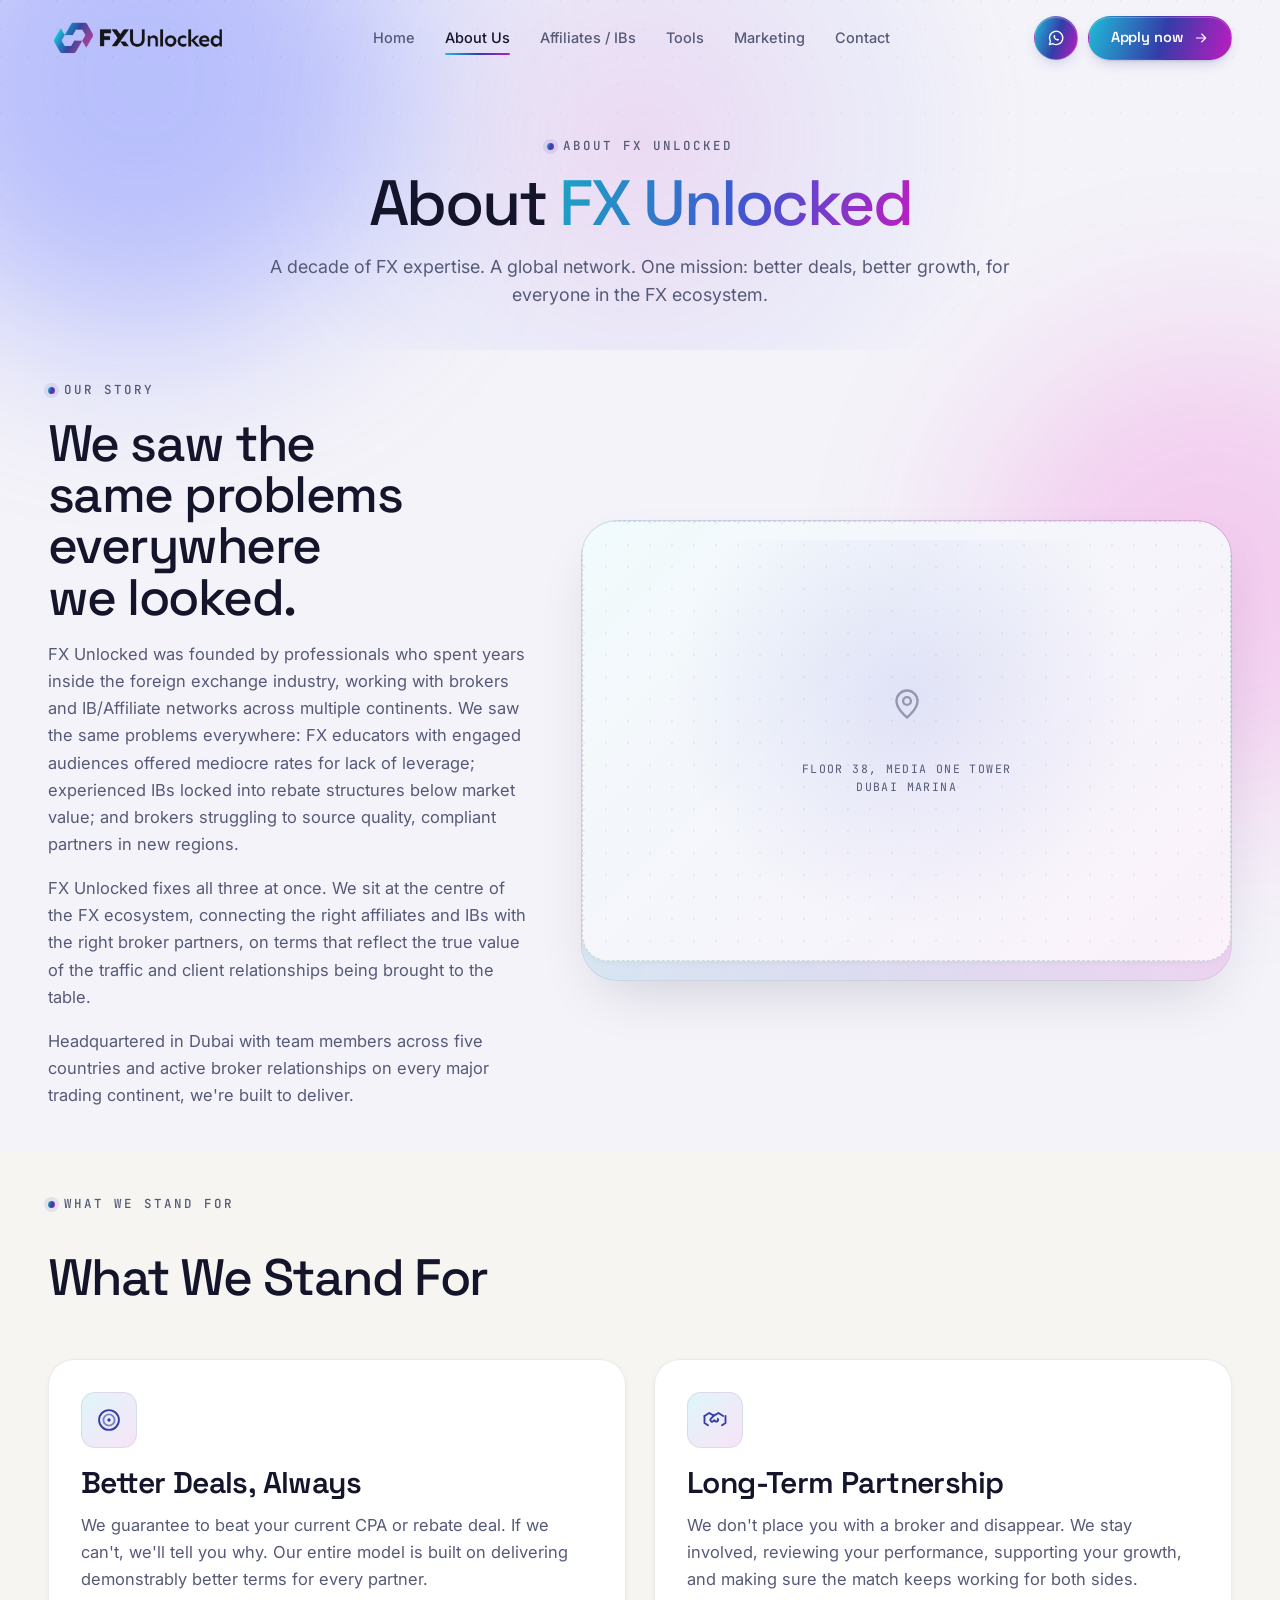
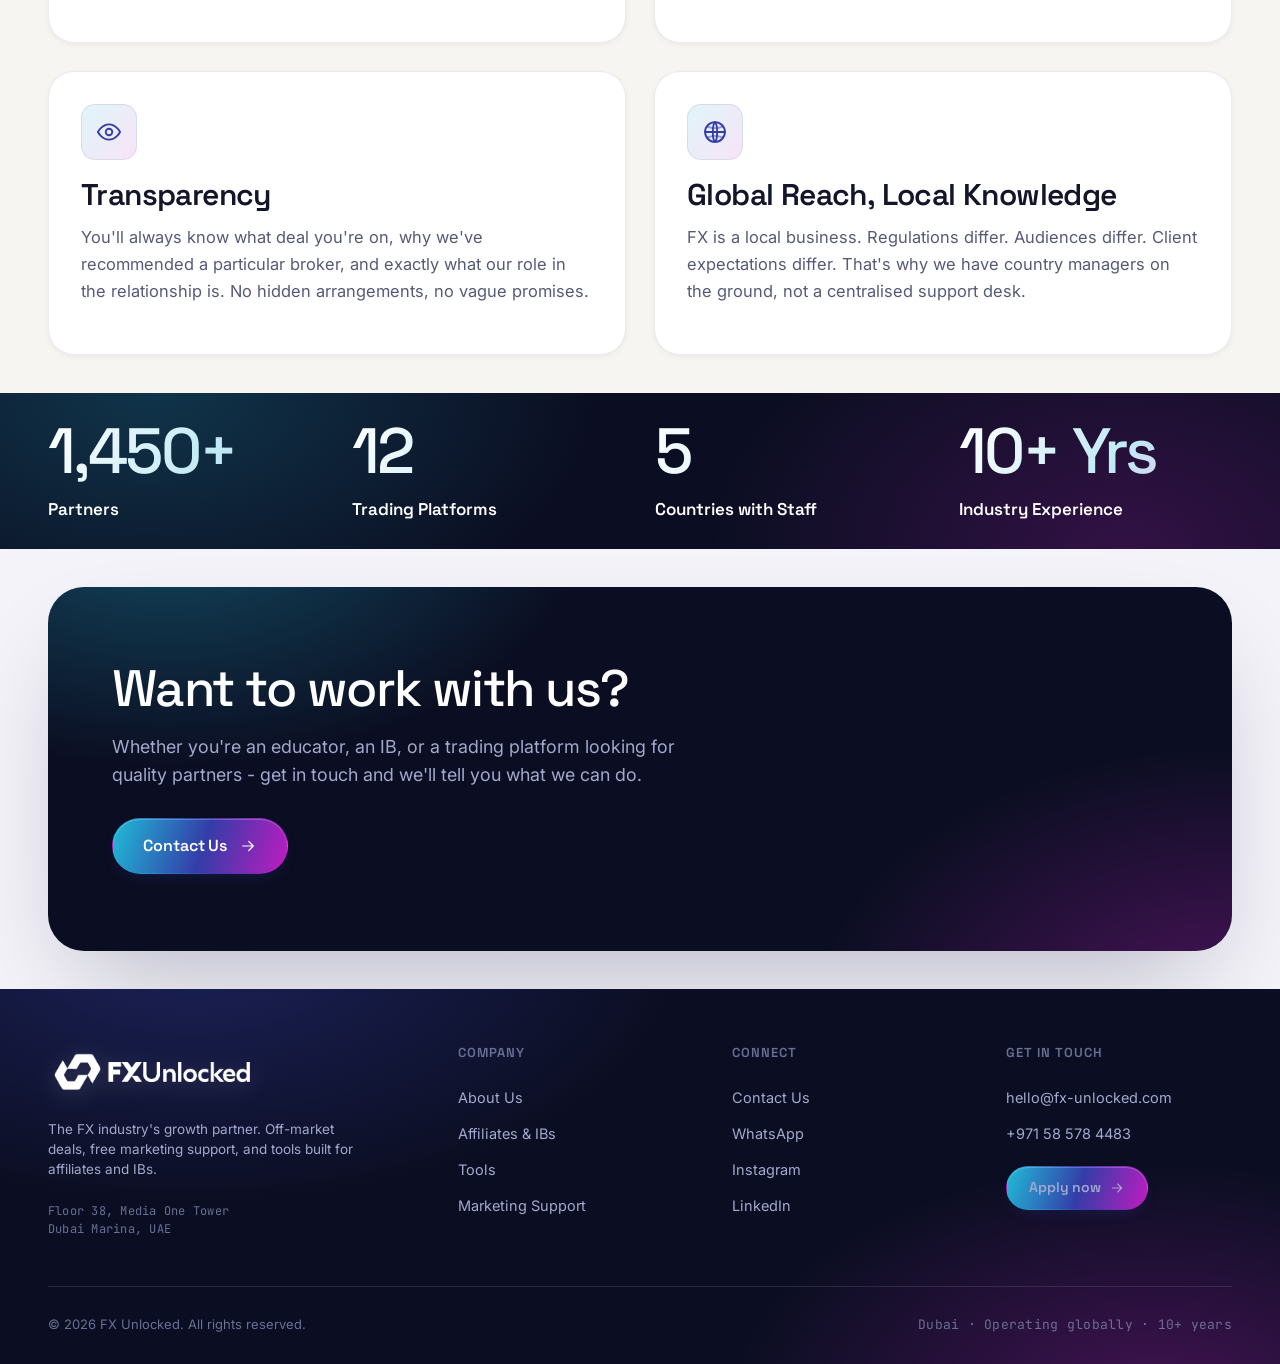
<file: about-us.html>
<!doctype html>
<html lang="en">
<head>
<meta charset="utf-8" />
<meta name="viewport" content="width=device-width, initial-scale=1" />
<title>About Us | FX Unlocked  -  10+ Years Connecting FX Affiliates with the Right Brokers</title>
<meta name="description" content="Learn about FX Unlocked  -  the team and decade of industry experience behind the fastest-growing FX affiliate and IB network. Based in Dubai. Operating globally." />
<link rel="preconnect" href="https://fonts.googleapis.com" />
<link rel="preconnect" href="https://fonts.gstatic.com" crossorigin />
<link href="https://fonts.googleapis.com/css2?family=Space+Grotesk:wght@400;500;600;700&family=Inter:wght@400;500;600;700&family=JetBrains+Mono:wght@400;500&display=swap" rel="stylesheet" />
<link rel="icon" type="image/png" sizes="32x32" href="assets/favicon-32.png?v=202606121215" />
<link rel="icon" type="image/png" sizes="256x256" href="assets/favicon-256.png?v=202606121215" />
<link rel="apple-touch-icon" sizes="180x180" href="assets/favicon-apple.png?v=202606121215" />
<link rel="stylesheet" href="css/site.css?v=202606111300" />
<link rel="stylesheet" href="css/pages.css?v=202611031400" />
</head>
<body data-page="about">

<div class="stage-bg"></div>
<div class="stage-orb" style="width:520px;height:520px;background:#7d8bff;top:-180px;left:-120px;"></div>
<div class="stage-orb" style="width:460px;height:460px;background:#f06ad6;top:340px;right:-160px;opacity:0.28;"></div>

<header class="page-hero">
  <div class="page-hero-orb"></div>
  <div class="wrap">
    <span class="eyebrow" data-reveal><span class="dot"></span> About FX Unlocked</span>
    <h1 class="h1 text-balance" data-reveal data-reveal-delay="1">About <span class="grad-ink">FX Unlocked</span></h1>
    <p class="lead" data-reveal data-reveal-delay="2">A decade of FX expertise. A global network. One mission: better deals, better growth, for everyone in the FX ecosystem.</p>
  </div>
</header>

<!-- OUR STORY -->
<section class="section tight">
  <div class="wrap split">
    <div data-reveal>
      <span class="eyebrow"><span class="dot"></span> Our Story</span>
      <h2 class="h2 mt-m text-balance">We saw the same problems everywhere we looked.</h2>
      <p class="body mt-m">FX Unlocked was founded by professionals who spent years inside the foreign exchange industry, working with brokers and IB/Affiliate networks across multiple continents. We saw the same problems everywhere: FX educators with engaged audiences offered mediocre rates for lack of leverage; experienced IBs locked into rebate structures below market value; and brokers struggling to source quality, compliant partners in new regions.</p>
      <p class="body mt-s">FX Unlocked fixes all three at once. We sit at the centre of the FX ecosystem, connecting the right affiliates and IBs with the right broker partners, on terms that reflect the true value of the traffic and client relationships being brought to the table.</p>
      <p class="body mt-s">Headquartered in Dubai with team members across five countries and active broker relationships on every major trading continent, we're built to deliver.</p>
    </div>
    <div class="split-visual" data-reveal data-reveal-delay="1">
      <div class="ph"><div><span data-icon="pin"></span><br/>Floor 38, Media One Tower<br/>Dubai Marina</div></div>
    </div>
  </div>
</section>

<!-- VALUES -->
<section class="section" style="background:var(--bg-warm)">
  <div class="wrap">
    <div class="sec-head" data-reveal>
      <span class="eyebrow"><span class="dot"></span> What We Stand For</span>
      <h2 class="h2 mt-m">What We Stand For</h2>
    </div>
    <div class="grid cols-2" id="valueGrid"></div>
  </div>
</section>

<!-- STATS -->
<section class="section stat-band tight">
  <div class="wrap">
    <div class="stat-grid">
      <div class="stat" data-reveal><div class="big"><span data-count="1500" data-suffix="+">1,500+</span></div><div class="lbl">Partners</div></div>
      <div class="stat" data-reveal data-reveal-delay="1"><div class="big"><span data-count="12">12</span></div><div class="lbl">Trading Platforms</div></div>
      <div class="stat" data-reveal data-reveal-delay="2"><div class="big"><span data-count="5">5</span></div><div class="lbl">Countries with Staff</div></div>
      <div class="stat" data-reveal data-reveal-delay="3"><div class="big"><span data-count="10" data-suffix="+ Yrs">10+ Yrs</span></div><div class="lbl">Industry Experience</div></div>
    </div>
  </div>
</section>

<!-- CTA -->
<section class="section">
  <div class="wrap"><div class="cta-banner" data-reveal>
    <h2 class="h2 text-balance" style="max-width:16ch">Want to work with us?</h2>
    <p class="lead mt-m" style="color:var(--dark-mute);max-width:54ch">Whether you're an educator, an IB, or a trading platform looking for quality partners  -  get in touch and we'll tell you what we can do.</p>
    <div class="wrap-row mt-l"><a href="contact.html" class="btn btn-primary btn-lg">Contact Us <span class="ar" data-icon="arrow"></span></a></div>
  </div></div>
</section>

<script src="js/icons.js?v=202606111300"></script>
<script src="js/site.js?v=202606111300"></script>
<script>
window.addEventListener("DOMContentLoaded", () => {
  const values = [
    ["target","Better Deals, Always","We guarantee to beat your current CPA or rebate deal. If we can't, we'll tell you why. Our entire model is built on delivering demonstrably better terms for every partner."],
    ["handshake","Long-Term Partnership","We don't place you with a broker and disappear. We stay involved, reviewing your performance, supporting your growth, and making sure the match keeps working for both sides."],
    ["eye","Transparency","You'll always know what deal you're on, why we've recommended a particular broker, and exactly what our role in the relationship is. No hidden arrangements, no vague promises."],
    ["globe","Global Reach, Local Knowledge","FX is a local business. Regulations differ. Audiences differ. Client expectations differ. That's why we have country managers on the ground, not a centralised support desk."],
  ];
  document.getElementById("valueGrid").innerHTML = values.map((v,i)=>`
    <div class="value-card" data-reveal data-reveal-delay="${i%2?1:0}">
      <div class="icon-tile">${icon(v[0])}</div>
      <h3 class="h3">${v[1]}</h3>
      <p class="body mt-s">${v[2]}</p>
    </div>`).join("");

  document.querySelectorAll("#valueGrid [data-reveal]").forEach(e=>{
    new IntersectionObserver((ents,o)=>ents.forEach(en=>{if(en.isIntersecting){en.target.classList.add("in");o.unobserve(en.target);}}),{threshold:0.1}).observe(e);
  });
});
</script>
</body>
</html>
</file>
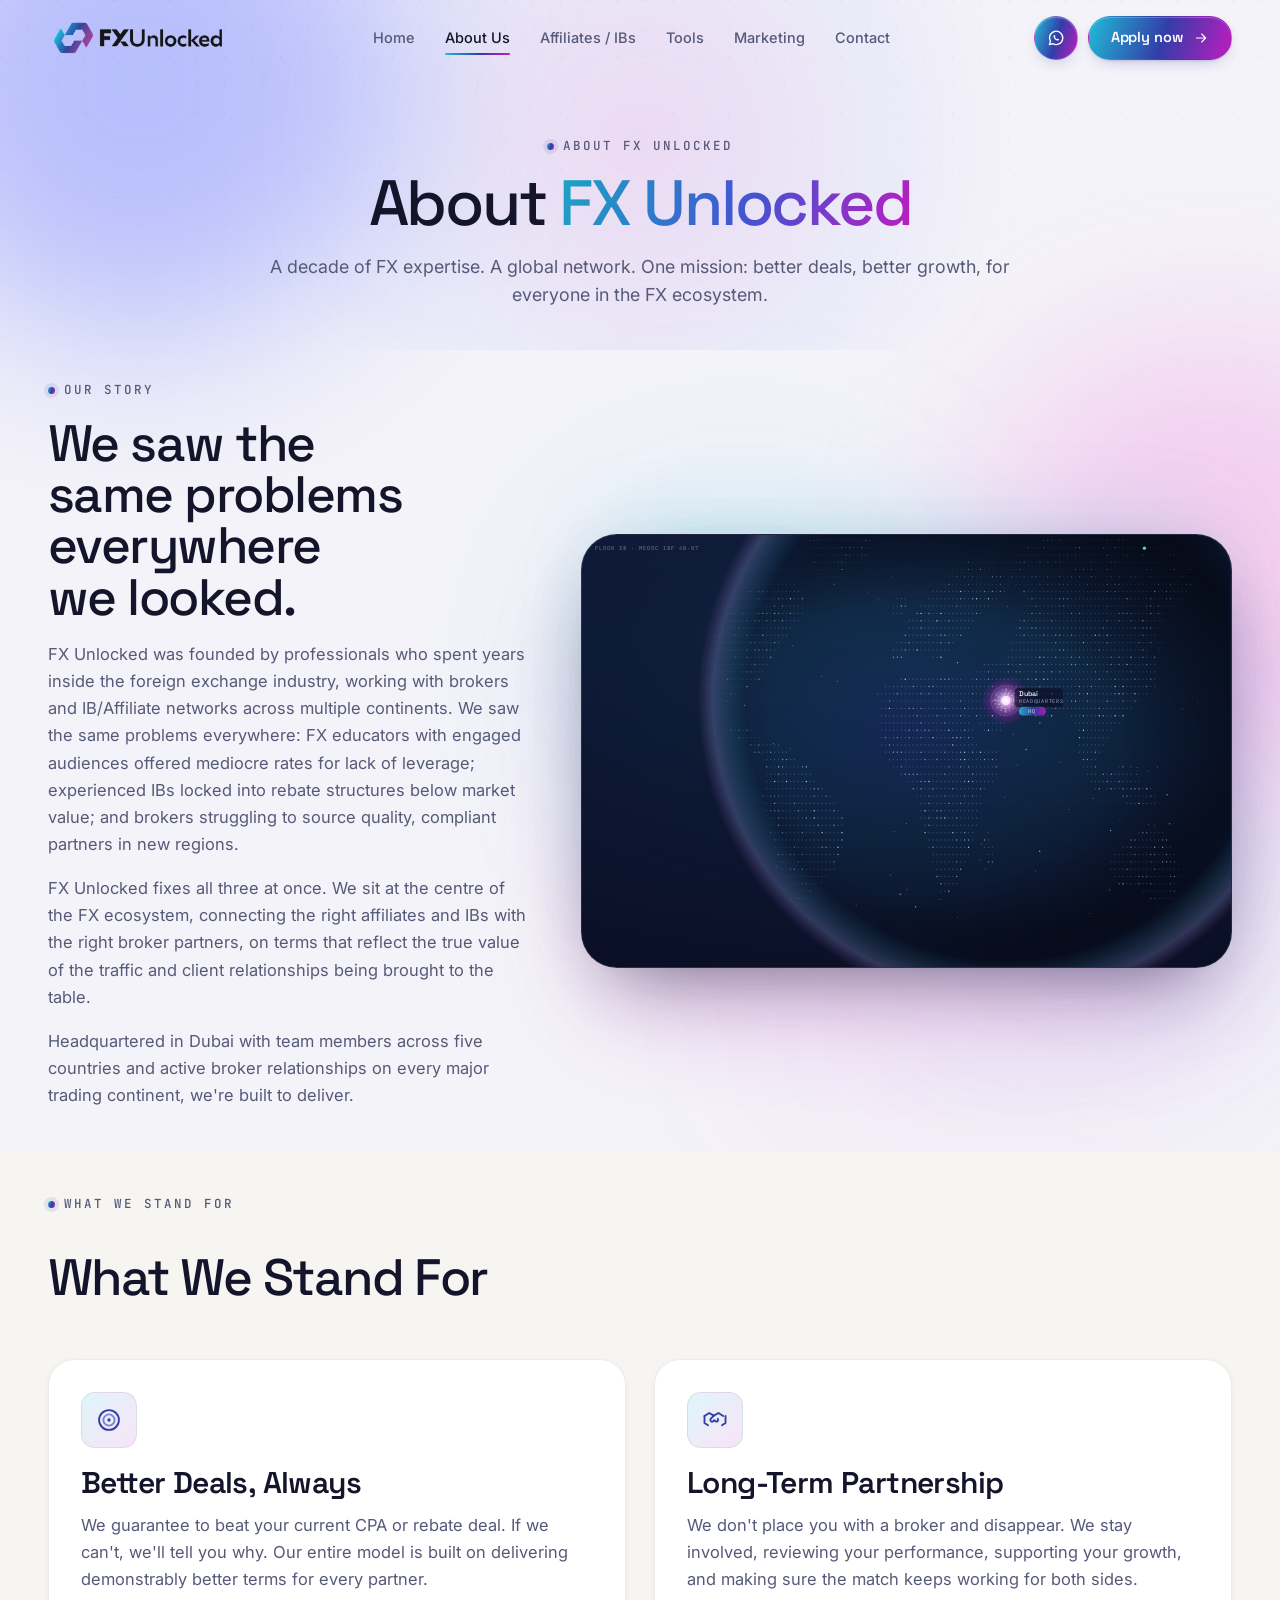
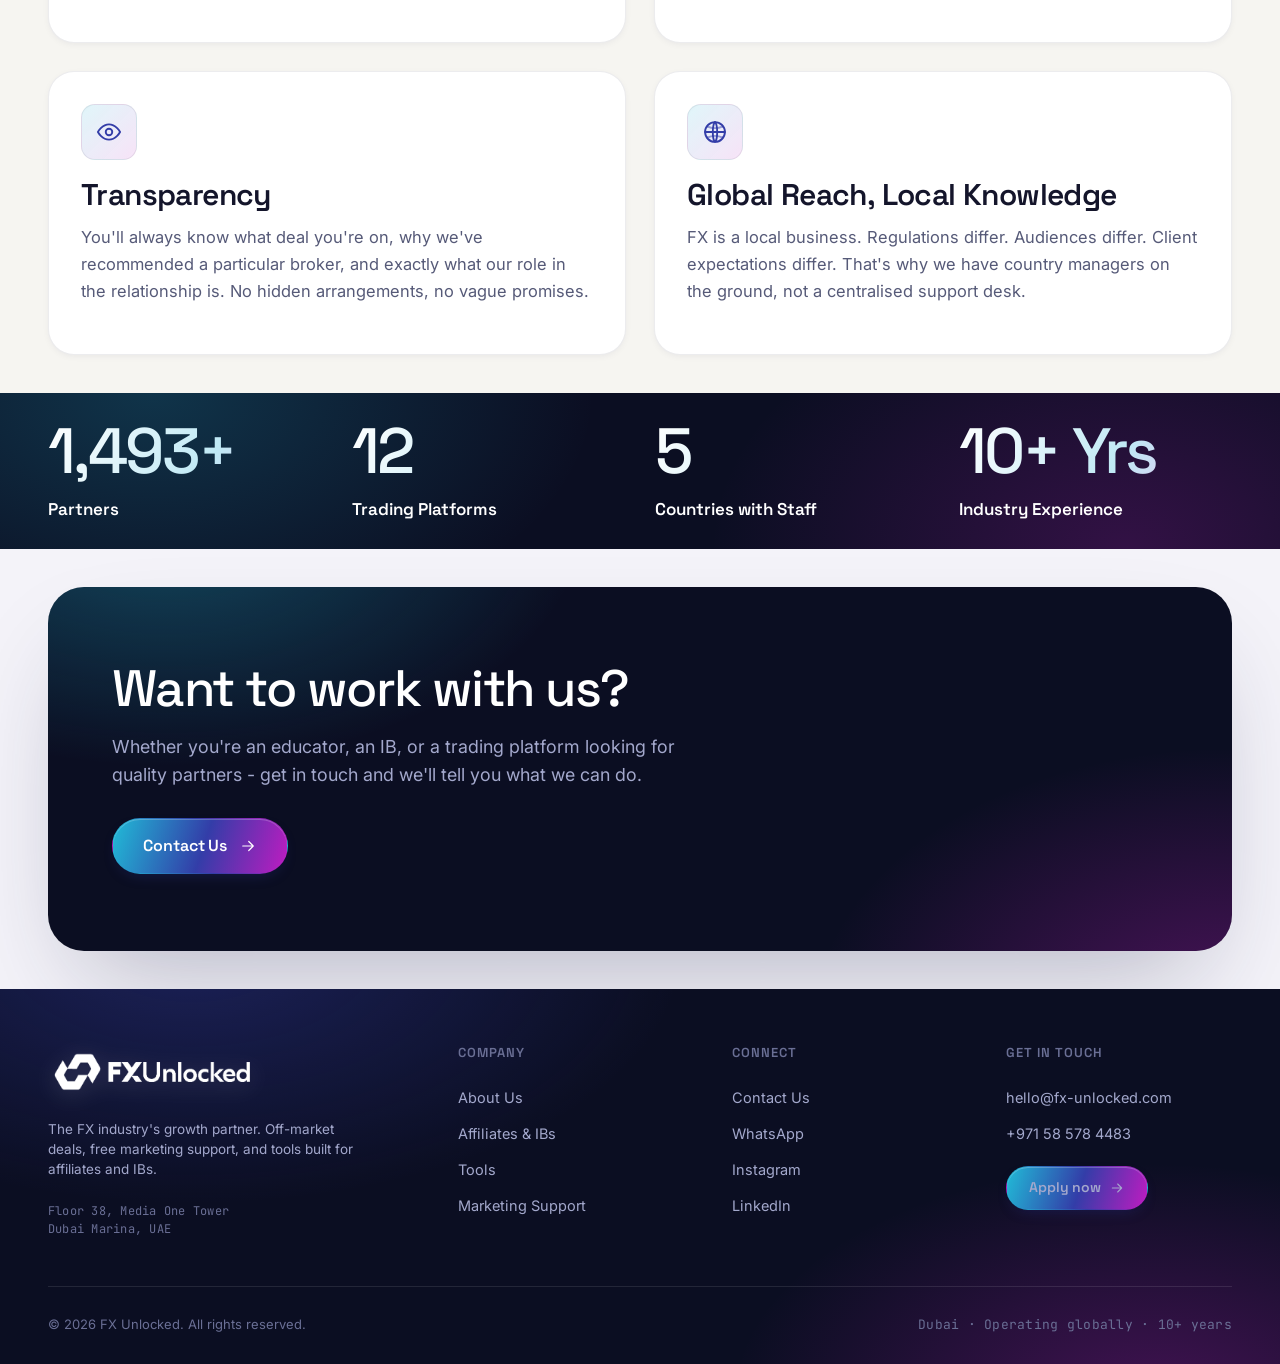
<file: about.html>
<!doctype html>
<html lang="en">
<head>
<meta charset="utf-8" />
<meta name="viewport" content="width=device-width, initial-scale=1" />
<title>About Us | FX Unlocked  -  10+ Years Connecting FX Affiliates with the Right Brokers</title>
<meta name="description" content="Learn about FX Unlocked  -  the team and decade of industry experience behind the fastest-growing FX affiliate and IB network. Based in Dubai. Operating globally." />
<meta property="og:type" content="website" />
<meta property="og:site_name" content="FX Unlocked" />
<meta property="og:url" content="https://www.fx-unlocked.com/about.html" />
<meta property="og:title" content="About FX Unlocked — The FX Industry's Growth Partner" />
<meta property="og:description" content="Learn about FX Unlocked  -  the team and decade of industry experience behind the fastest-growing FX affiliate and IB network. Based in Dubai. Operating globally." />
<meta property="og:image" content="https://www.fx-unlocked.com/assets/og-image.png?v=202606120601" />
<meta property="og:image:secure_url" content="https://www.fx-unlocked.com/assets/og-image.png?v=202606120601" />
<meta property="og:image:type" content="image/png" />
<meta property="og:image:width" content="1200" />
<meta property="og:image:height" content="630" />
<meta property="og:image:alt" content="FX Unlocked — Market-leading Rebate and Hybrid deals. Guaranteed." />
<meta name="twitter:card" content="summary_large_image" />
<meta name="twitter:title" content="About FX Unlocked — The FX Industry's Growth Partner" />
<meta name="twitter:description" content="Learn about FX Unlocked  -  the team and decade of industry experience behind the fastest-growing FX affiliate and IB network. Based in Dubai. Operating globally." />
<meta name="twitter:image" content="https://www.fx-unlocked.com/assets/og-image.png?v=202606120601" />

<link rel="preconnect" href="https://fonts.googleapis.com" />
<link rel="preconnect" href="https://fonts.gstatic.com" crossorigin />
<link href="https://fonts.googleapis.com/css2?family=Space+Grotesk:wght@400;500;600;700&family=Inter:wght@400;500;600;700&family=JetBrains+Mono:wght@400;500&display=swap" rel="stylesheet" />
<link rel="icon" type="image/png" sizes="32x32" href="assets/favicon-32.png?v=202606121215" />
<link rel="icon" type="image/png" sizes="256x256" href="assets/favicon-256.png?v=202606121215" />
<link rel="apple-touch-icon" sizes="180x180" href="assets/favicon-apple.png?v=202606121215" />
<link rel="stylesheet" href="css/site.css?v=202606111300" />
<link rel="stylesheet" href="css/pages.css?v=202611031400" />
</head>
<body data-page="about">

<div class="stage-bg"></div>
<div class="stage-orb" style="width:520px;height:520px;background:#7d8bff;top:-180px;left:-120px;"></div>
<div class="stage-orb" style="width:460px;height:460px;background:#f06ad6;top:340px;right:-160px;opacity:0.28;"></div>

<header class="page-hero">
  <div class="page-hero-orb"></div>
  <div class="wrap">
    <span class="eyebrow" data-reveal><span class="dot"></span> About FX Unlocked</span>
    <h1 class="h1 text-balance" data-reveal data-reveal-delay="1">About <span class="grad-ink">FX Unlocked</span></h1>
    <p class="lead" data-reveal data-reveal-delay="2">A decade of FX expertise. A global network. One mission: better deals, better growth, for everyone in the FX ecosystem.</p>
  </div>
</header>

<!-- OUR STORY -->
<section class="section tight">
  <div class="wrap split">
    <div data-reveal>
      <span class="eyebrow"><span class="dot"></span> Our Story</span>
      <h2 class="h2 mt-m text-balance">We saw the same problems everywhere we looked.</h2>
      <p class="body mt-m">FX Unlocked was founded by professionals who spent years inside the foreign exchange industry, working with brokers and IB/Affiliate networks across multiple continents. We saw the same problems everywhere: FX educators with engaged audiences offered mediocre rates for lack of leverage; experienced IBs locked into rebate structures below market value; and brokers struggling to source quality, compliant partners in new regions.</p>
      <p class="body mt-s">FX Unlocked fixes all three at once. We sit at the centre of the FX ecosystem, connecting the right affiliates and IBs with the right broker partners, on terms that reflect the true value of the traffic and client relationships being brought to the table.</p>
      <p class="body mt-s">Headquartered in Dubai with team members across five countries and active broker relationships on every major trading continent, we're built to deliver.</p>
    </div>
    <div class="split-visual map-inline" data-reveal data-reveal-delay="1">
      <div class="map-inline-halo" aria-hidden="true"></div>
      <div class="map-inline-stage">
        <svg id="worldMap" viewBox="0 0 1200 800" preserveAspectRatio="xMidYMid meet" aria-hidden="true">
          <defs>
            <linearGradient id="arcGradFade" x1="0" y1="0" x2="1" y2="0">
              <stop offset="0%" stop-color="#21bbd7" stop-opacity="0"/>
              <stop offset="20%" stop-color="#21bbd7" stop-opacity="0.55"/>
              <stop offset="55%" stop-color="#c8d0ff" stop-opacity="0.85"/>
              <stop offset="80%" stop-color="#f06ad6" stop-opacity="0.55"/>
              <stop offset="100%" stop-color="#f06ad6" stop-opacity="0"/>
            </linearGradient>
            <radialGradient id="cityGlow" cx="50%" cy="50%" r="50%">
              <stop offset="0%" stop-color="#fff" stop-opacity="0.85"/>
              <stop offset="50%" stop-color="#9aa6ff" stop-opacity="0.32"/>
              <stop offset="100%" stop-color="#9aa6ff" stop-opacity="0"/>
            </radialGradient>
            <radialGradient id="hqGlow" cx="50%" cy="50%" r="50%">
              <stop offset="0%" stop-color="#fff" stop-opacity="1"/>
              <stop offset="30%" stop-color="#f9a6ff" stop-opacity="0.65"/>
              <stop offset="70%" stop-color="#bf1cc1" stop-opacity="0.25"/>
              <stop offset="100%" stop-color="#bf1cc1" stop-opacity="0"/>
            </radialGradient>
            <radialGradient id="hqCore" cx="50%" cy="50%" r="50%">
              <stop offset="0%" stop-color="#fff"/>
              <stop offset="100%" stop-color="#fce0ff"/>
            </radialGradient>
            <linearGradient id="hqRingGrad" x1="0" y1="0" x2="1" y2="1">
              <stop offset="0%" stop-color="#21bbd7"/>
              <stop offset="55%" stop-color="#ffffff"/>
              <stop offset="100%" stop-color="#f06ad6"/>
            </linearGradient>
            <linearGradient id="hqTagGrad" x1="0" y1="0" x2="1" y2="0">
              <stop offset="0%" stop-color="#21bbd7"/>
              <stop offset="55%" stop-color="#333da8"/>
              <stop offset="100%" stop-color="#bf1cc1"/>
            </linearGradient>
            <radialGradient id="pulseGrad" cx="50%" cy="50%" r="50%">
              <stop offset="55%" stop-color="#bf1cc1" stop-opacity="0"/>
              <stop offset="78%" stop-color="#f9a6ff" stop-opacity="0.85"/>
              <stop offset="100%" stop-color="#bf1cc1" stop-opacity="0"/>
            </radialGradient>
            <radialGradient id="travelPulse" cx="50%" cy="50%" r="50%">
              <stop offset="0%" stop-color="#fff" stop-opacity="1"/>
              <stop offset="40%" stop-color="#c8d0ff" stop-opacity="0.7"/>
              <stop offset="100%" stop-color="#9aa6ff" stop-opacity="0"/>
            </radialGradient>
            <radialGradient id="vignette" cx="50%" cy="50%" r="60%">
              <stop offset="55%" stop-color="#000" stop-opacity="0"/>
              <stop offset="100%" stop-color="#000" stop-opacity="0.55"/>
            </radialGradient>
            <radialGradient id="atmosphere" cx="50%" cy="45%" r="55%">
              <stop offset="0%" stop-color="#3b4ad8" stop-opacity="0.18"/>
              <stop offset="60%" stop-color="#21bbd7" stop-opacity="0.05"/>
              <stop offset="100%" stop-color="#000" stop-opacity="0"/>
            </radialGradient>
          </defs>
          <rect x="0" y="0" width="1200" height="800" fill="url(#atmosphere)"/>
          <g class="grid">
            <path class="map-grid-line" d="M0,400 L1200,400"/>
            <path class="map-grid-line" d="M0,304 L1200,304"/>
            <path class="map-grid-line" d="M0,496 L1200,496"/>
            <path class="map-grid-line" d="M0,200 L1200,200" opacity="0.6"/>
            <path class="map-grid-line" d="M0,600 L1200,600" opacity="0.6"/>
            <path class="map-grid-line" d="M200,0 L200,800"/>
            <path class="map-grid-line" d="M400,0 L400,800" opacity="0.5"/>
            <path class="map-grid-line" d="M600,0 L600,800"/>
            <path class="map-grid-line" d="M800,0 L800,800" opacity="0.5"/>
            <path class="map-grid-line" d="M1000,0 L1000,800"/>
          </g>
          <g id="stars"></g>
          <g id="dotmap"></g>
          <g id="arcPaths" style="display:none"></g>
          <g id="arcs"></g>
          <g id="travelers"></g>
          <g id="cities"></g>
          <g id="labels"></g>
          <rect x="0" y="0" width="1200" height="800" fill="url(#vignette)" pointer-events="none"/>
          <g class="hud">
            <text class="hud-mono" x="24" y="28">FLOOR 38 &middot; MEDIA ONE TOWER</text>
            <text class="hud-mono" x="1176" y="28" text-anchor="end">LIVE &middot; 06 OFFICES</text>
            <g transform="translate(24 596)"><text class="hud-mono" x="0" y="0">25.2&deg;N &middot; 55.3&deg;E &middot; DUBAI MARINA</text></g>
          </g>
        </svg>
      </div>
    </div>
  </div>
</section>

<!-- VALUES -->
<section class="section" style="background:var(--bg-warm)">
  <div class="wrap">
    <div class="sec-head" data-reveal>
      <span class="eyebrow"><span class="dot"></span> What We Stand For</span>
      <h2 class="h2 mt-m">What We Stand For</h2>
    </div>
    <div class="grid cols-2" id="valueGrid"></div>
  </div>
</section>

<!-- STATS -->
<section class="section stat-band tight">
  <div class="wrap">
    <div class="stat-grid">
      <div class="stat" data-reveal><div class="big"><span data-count="1500" data-suffix="+">1,500+</span></div><div class="lbl">Partners</div></div>
      <div class="stat" data-reveal data-reveal-delay="1"><div class="big"><span data-count="12">12</span></div><div class="lbl">Trading Platforms</div></div>
      <div class="stat" data-reveal data-reveal-delay="2"><div class="big"><span data-count="5">5</span></div><div class="lbl">Countries with Staff</div></div>
      <div class="stat" data-reveal data-reveal-delay="3"><div class="big"><span data-count="10" data-suffix="+ Yrs">10+ Yrs</span></div><div class="lbl">Industry Experience</div></div>
    </div>
  </div>
</section>

<!-- CTA -->
<section class="section">
  <div class="wrap"><div class="cta-banner" data-reveal>
    <h2 class="h2 text-balance" style="max-width:16ch">Want to work with us?</h2>
    <p class="lead mt-m" style="color:var(--dark-mute);max-width:54ch">Whether you're an educator, an IB, or a trading platform looking for quality partners  -  get in touch and we'll tell you what we can do.</p>
    <div class="wrap-row mt-l"><a href="contact.html" class="btn btn-primary btn-lg">Contact Us <span class="ar" data-icon="arrow"></span></a></div>
  </div></div>
</section>

<script src="js/icons.js?v=202606111300"></script>
<script src="js/site.js?v=202606111300"></script>
<script src="js/worldmap.js?v=202611031330" defer></script>
<script>
window.addEventListener("DOMContentLoaded", () => {
  const values = [
    ["target","Better Deals, Always","We guarantee to beat your current CPA or rebate deal. If we can't, we'll tell you why. Our entire model is built on delivering demonstrably better terms for every partner."],
    ["handshake","Long-Term Partnership","We don't place you with a broker and disappear. We stay involved, reviewing your performance, supporting your growth, and making sure the match keeps working for both sides."],
    ["eye","Transparency","You'll always know what deal you're on, why we've recommended a particular broker, and exactly what our role in the relationship is. No hidden arrangements, no vague promises."],
    ["globe","Global Reach, Local Knowledge","FX is a local business. Regulations differ. Audiences differ. Client expectations differ. That's why we have country managers on the ground, not a centralised support desk."],
  ];
  document.getElementById("valueGrid").innerHTML = values.map((v,i)=>`
    <div class="value-card" data-reveal data-reveal-delay="${i%2?1:0}">
      <div class="icon-tile">${icon(v[0])}</div>
      <h3 class="h3">${v[1]}</h3>
      <p class="body mt-s">${v[2]}</p>
    </div>`).join("");

  document.querySelectorAll("#valueGrid [data-reveal]").forEach(e=>{
    new IntersectionObserver((ents,o)=>ents.forEach(en=>{if(en.isIntersecting){en.target.classList.add("in");o.unobserve(en.target);}}),{threshold:0.1}).observe(e);
  });
});
</script>
</body>
</html>
</file>
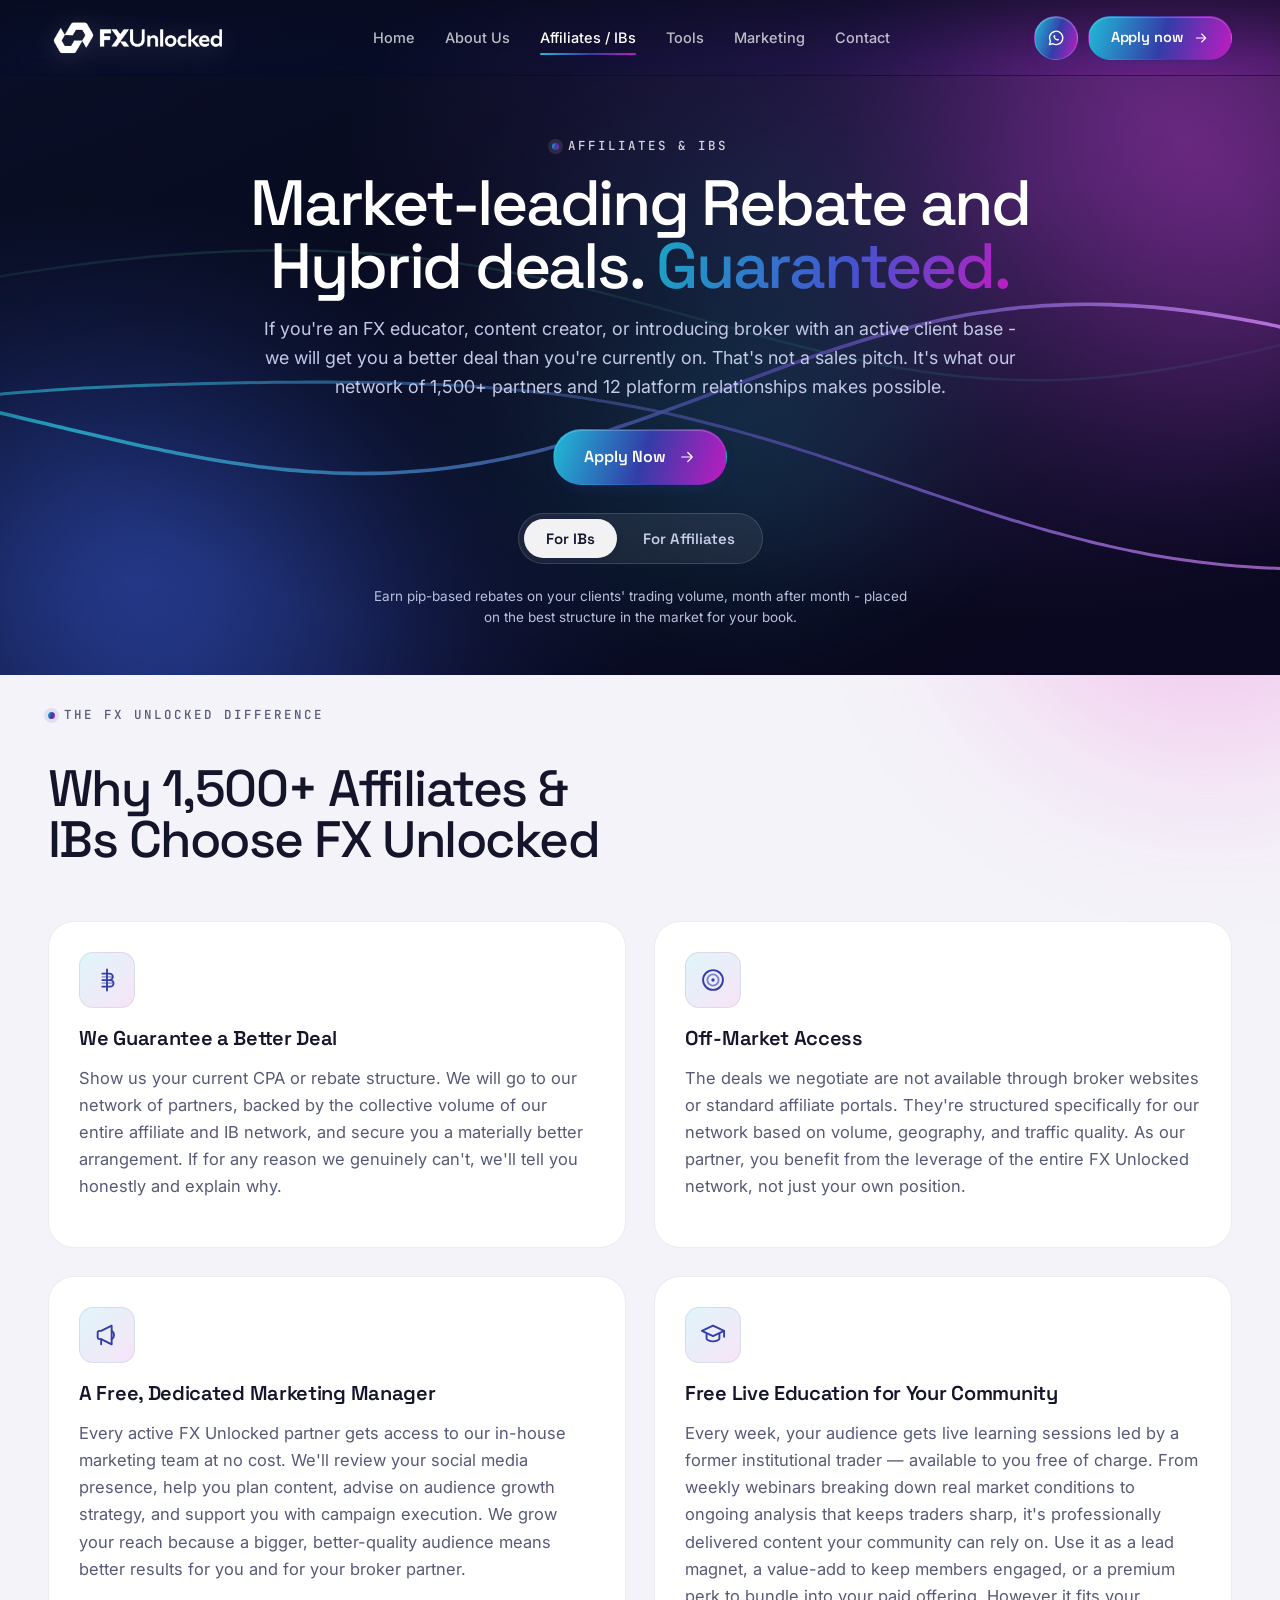
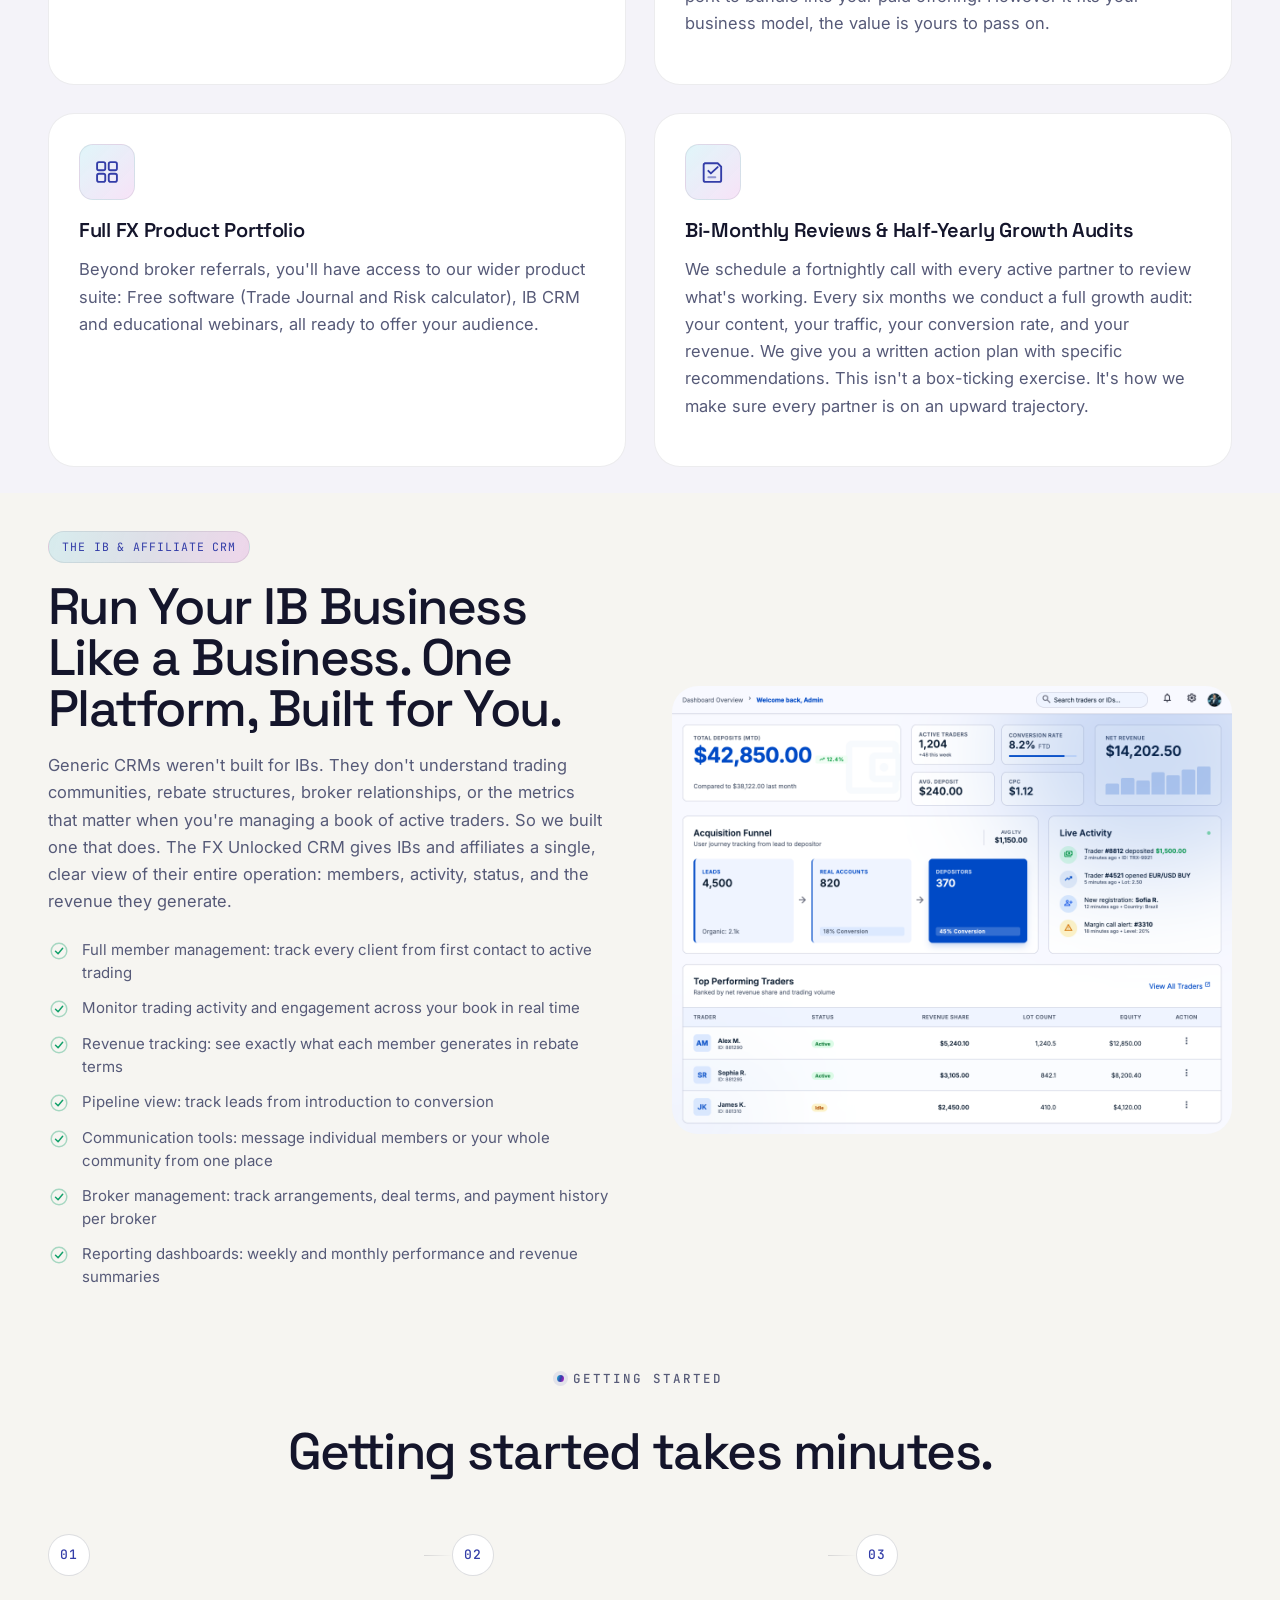
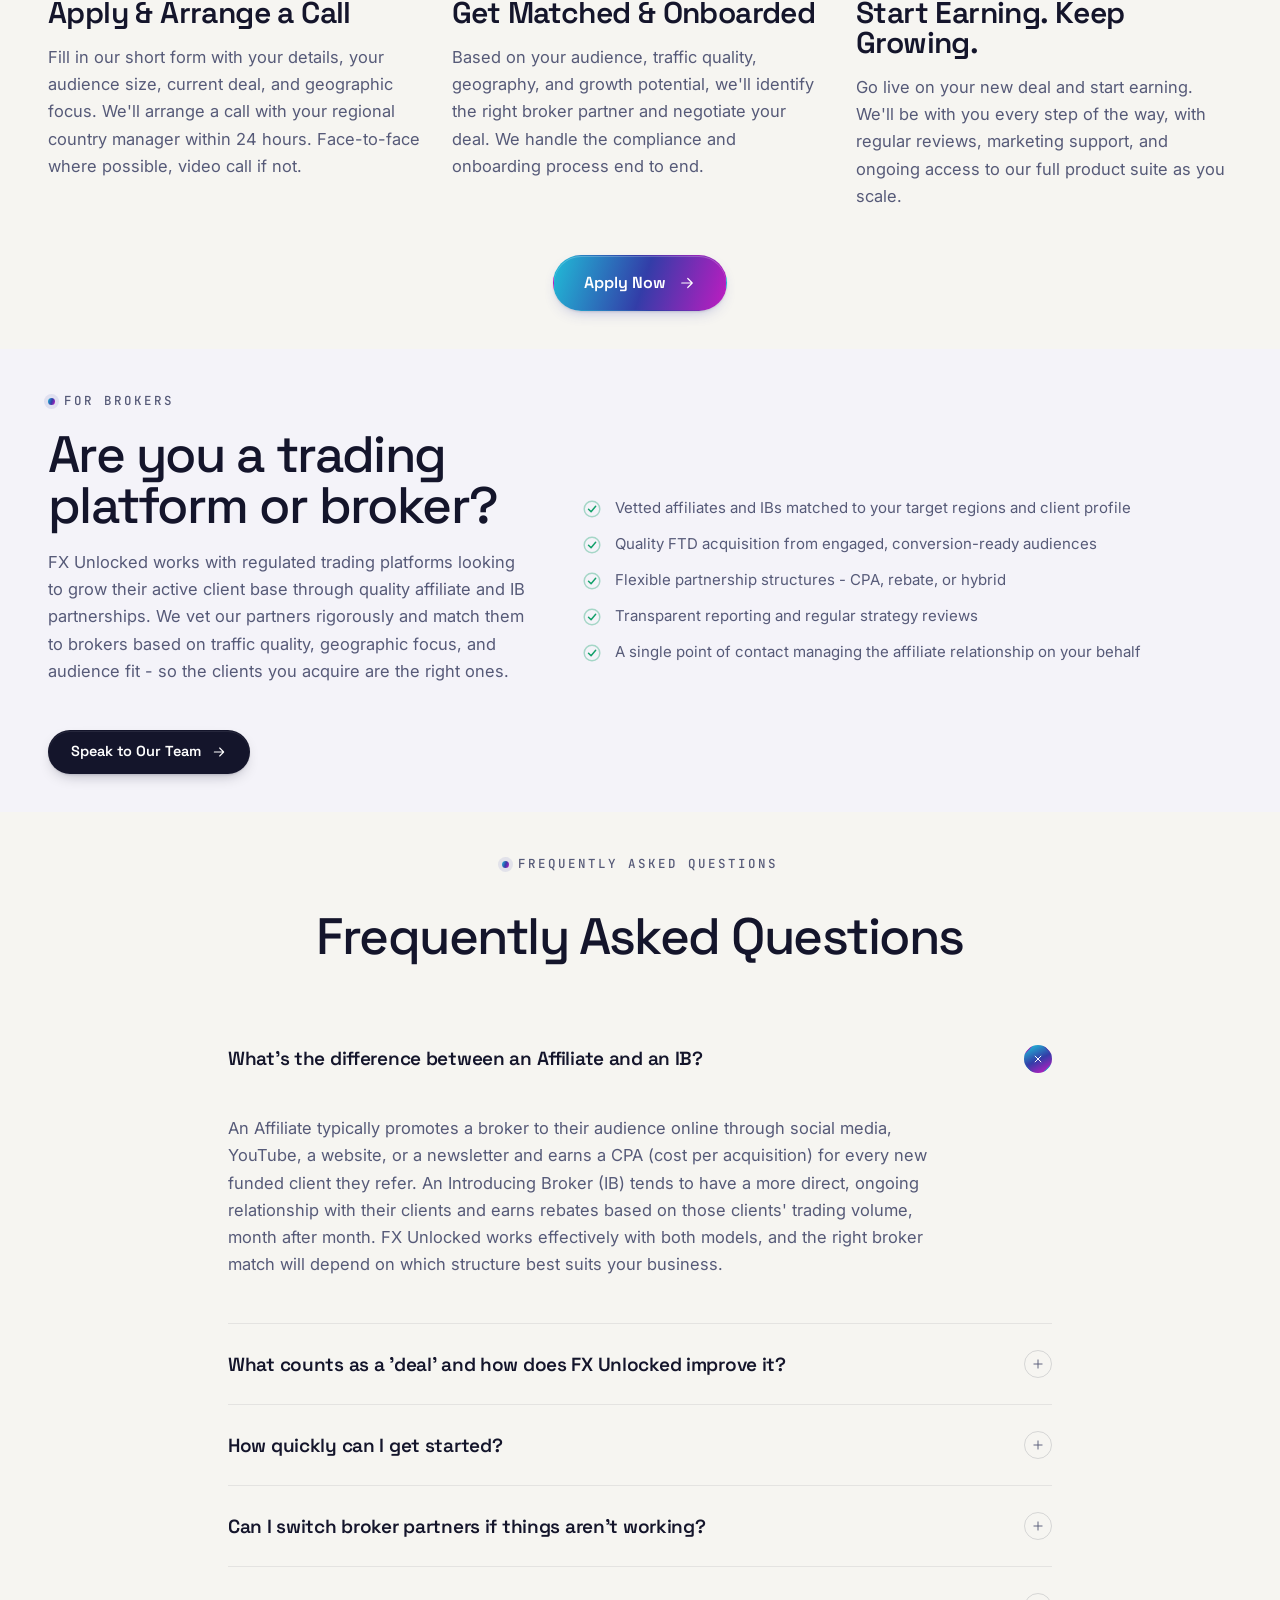
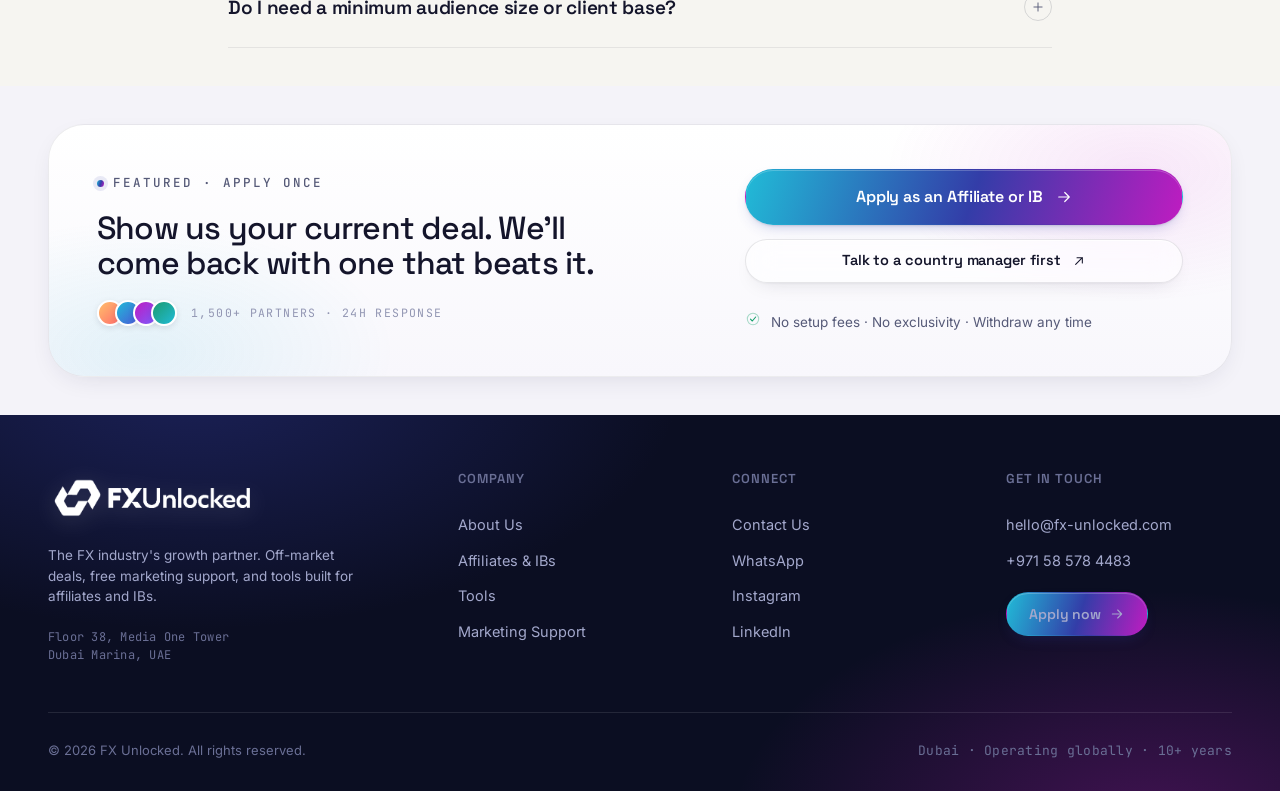
<file: affiliates-ibs.html>
<!doctype html>
<html lang="en">
<head>
<meta charset="utf-8" />
<meta name="viewport" content="width=device-width, initial-scale=1" />
<title>Affiliate &amp; IB Deals | FX Unlocked  -  Off-Market CPA and Rebates, Guaranteed</title>
<meta name="description" content="Join 1,500+ affiliates and IBs earning more with FX Unlocked. We guarantee to beat your current CPA or rebate deal using our network of regulated broker partners. Free marketing support included." />
<meta property="og:type" content="website" />
<meta property="og:site_name" content="FX Unlocked" />
<meta property="og:url" content="https://www.fx-unlocked.com/affiliates-ibs.html" />
<meta property="og:title" content="Affiliate &amp; IB Deals | FX Unlocked — Market-leading Rebate and Hybrid deals." />
<meta property="og:description" content="Join 1,500+ affiliates and IBs earning more with FX Unlocked. We guarantee to beat your current CPA or rebate deal using our network of regulated broker partners. Free marketing support included." />
<meta property="og:image" content="https://www.fx-unlocked.com/assets/og-image.png?v=202606120601" />
<meta property="og:image:secure_url" content="https://www.fx-unlocked.com/assets/og-image.png?v=202606120601" />
<meta property="og:image:type" content="image/png" />
<meta property="og:image:width" content="1200" />
<meta property="og:image:height" content="630" />
<meta property="og:image:alt" content="FX Unlocked — Market-leading Rebate and Hybrid deals. Guaranteed." />
<meta name="twitter:card" content="summary_large_image" />
<meta name="twitter:title" content="Affiliate &amp; IB Deals | FX Unlocked — Market-leading Rebate and Hybrid deals." />
<meta name="twitter:description" content="Join 1,500+ affiliates and IBs earning more with FX Unlocked. We guarantee to beat your current CPA or rebate deal using our network of regulated broker partners. Free marketing support included." />
<meta name="twitter:image" content="https://www.fx-unlocked.com/assets/og-image.png?v=202606120601" />

<link rel="preconnect" href="https://fonts.googleapis.com" />
<link rel="preconnect" href="https://fonts.gstatic.com" crossorigin />
<link href="https://fonts.googleapis.com/css2?family=Space+Grotesk:wght@400;500;600;700&family=Inter:wght@400;500;600;700&family=JetBrains+Mono:wght@400;500&display=swap" rel="stylesheet" />
<link rel="icon" type="image/png" sizes="32x32" href="assets/favicon-32.png?v=202606121215" />
<link rel="icon" type="image/png" sizes="256x256" href="assets/favicon-256.png?v=202606121215" />
<link rel="apple-touch-icon" sizes="180x180" href="assets/favicon-apple.png?v=202606121215" />
<link rel="stylesheet" href="css/site.css?v=202606111300" />
<link rel="stylesheet" href="css/pages.css?v=202611031400" />
</head>
<body data-page="affiliates">

<div class="stage-bg"></div>
<div class="stage-orb" style="width:520px;height:520px;background:#7d8bff;top:-180px;left:-120px;"></div>
<div class="stage-orb" style="width:460px;height:460px;background:#f06ad6;top:300px;right:-160px;opacity:0.3;"></div>

<!-- PAGE HERO — dark aurora banner with flowing ribbons (no chips/tickers) -->
<header class="page-hero page-hero--aurora">
  <div class="ph-aurora" aria-hidden="true"><span class="a1"></span><span class="a2"></span><span class="a3"></span></div>
  <svg class="ph-flow" viewBox="0 0 1480 560" preserveAspectRatio="xMidYMid slice" aria-hidden="true">
    <defs>
      <linearGradient id="abGrad" x1="0" y1="0" x2="1" y2="0">
        <stop offset="0%"  stop-color="#2bc6e0" stop-opacity="0"/>
        <stop offset="20%" stop-color="#2bc6e0" stop-opacity="0.85"/>
        <stop offset="58%" stop-color="#7b6ef0"/>
        <stop offset="92%" stop-color="#f08bff" stop-opacity="0.85"/>
        <stop offset="100%" stop-color="#f08bff" stop-opacity="0"/>
      </linearGradient>
      <linearGradient id="abGrad2" x1="0" y1="0" x2="1" y2="0">
        <stop offset="0%"  stop-color="#54e0a6" stop-opacity="0"/>
        <stop offset="45%" stop-color="#54e0a6" stop-opacity="0.5"/>
        <stop offset="100%" stop-color="#2bc6e0" stop-opacity="0"/>
      </linearGradient>
    </defs>
    <g opacity="0.55"><path id="ab3" fill="none" stroke="url(#abGrad2)" stroke-width="2"   stroke-linecap="round"/></g>
    <g opacity="0.75"><path id="ab2" fill="none" stroke="url(#abGrad)"  stroke-width="2.5" stroke-linecap="round"/></g>
    <g opacity="0.9"><path  id="ab1" fill="none" stroke="url(#abGrad)"  stroke-width="3"   stroke-linecap="round"/></g>
  </svg>
  <div class="wrap">
    <span class="eyebrow" data-reveal><span class="dot"></span> Affiliates &amp; IBs</span>
    <h1 class="h1 text-balance" data-reveal data-reveal-delay="1">Market-leading Rebate and Hybrid deals. <span class="grad-ink">Guaranteed.</span></h1>
    <p class="lead" data-reveal data-reveal-delay="2">If you're an FX educator, content creator, or introducing broker with an active client base  -  we will get you a better deal than you're currently on. That's not a sales pitch. It's what our network of 1,500+ partners and 12 platform relationships makes possible.</p>
    <div class="wrap-row mt-l" data-reveal data-reveal-delay="3" style="justify-content:center">
      <a href="contact.html" class="btn btn-primary btn-lg">Apply Now <span class="ar" data-icon="arrow"></span></a>
    </div>
    <div class="mt-l" data-reveal data-reveal-delay="3" style="display:flex;justify-content:center">
      <div data-tabs>
        <div class="tabs" style="margin-bottom:8px">
          <button class="tab active" data-tab="ib">For IBs</button>
          <button class="tab" data-tab="aff">For Affiliates</button>
        </div>
        <div data-panel="ib" class="active center small" style="max-width:60ch;margin:14px auto 0">Earn pip-based rebates on your clients' trading volume, month after month  -  placed on the best structure in the market for your book.</div>
        <div data-panel="aff" class="center small" style="max-width:60ch;margin:14px auto 0">Earn a CPA for every funded client you refer through your content, social, or website  -  on rates negotiated at network scale.</div>
      </div>
    </div>
  </div>
</header>

<!-- THE DIFFERENCE -->
<section class="section tight">
  <div class="wrap">
    <div class="sec-head" data-reveal>
      <span class="eyebrow"><span class="dot"></span> The FX Unlocked Difference</span>
      <h2 class="h2 mt-m text-balance">Why 1,500+ Affiliates &amp; IBs Choose FX Unlocked</h2>
    </div>
    <div class="grid cols-2" id="diffGrid"></div>
  </div>
</section>

<!-- THE IB & AFFILIATE CRM -->
<section class="section" style="background:var(--bg-warm)">
  <div class="wrap tool-row tool-row--shot">
    <div data-reveal>
      <span class="tool-badge">The IB &amp; Affiliate CRM</span>
      <h2 class="h2 text-balance">Run Your IB Business Like a Business. One Platform, Built for You.</h2>
      <p class="body mt-m">Generic CRMs weren't built for IBs. They don't understand trading communities, rebate structures, broker relationships, or the metrics that matter when you're managing a book of active traders. So we built one that does. The FX Unlocked CRM gives IBs and affiliates a single, clear view of their entire operation: members, activity, status, and the revenue they generate.</p>
      <ul class="tool-list">
        <li><span class="ic" data-icon="check"></span>Full member management: track every client from first contact to active trading</li>
        <li><span class="ic" data-icon="check"></span>Monitor trading activity and engagement across your book in real time</li>
        <li><span class="ic" data-icon="check"></span>Revenue tracking: see exactly what each member generates in rebate terms</li>
        <li><span class="ic" data-icon="check"></span>Pipeline view: track leads from introduction to conversion</li>
        <li><span class="ic" data-icon="check"></span>Communication tools: message individual members or your whole community from one place</li>
        <li><span class="ic" data-icon="check"></span>Broker management: track arrangements, deal terms, and payment history per broker</li>
        <li><span class="ic" data-icon="check"></span>Reporting dashboards: weekly and monthly performance and revenue summaries</li>
      </ul>
    </div>
    <div class="tool-visual tool-visual--shot" data-reveal data-reveal-delay="1">
      <img src="assets/crm-page.png?v=202606111300" alt="FX Unlocked IB and Affiliate CRM dashboard" class="tool-screenshot" loading="lazy" />
    </div>
  </div>
</section>

<!-- 3 STEP -->
<section class="section" style="background:var(--bg-warm)">
  <div class="wrap">
    <div class="sec-head center" data-reveal>
      <span class="eyebrow"><span class="dot"></span> Getting Started</span>
      <h2 class="h2 mt-m">Getting started takes minutes.</h2>
    </div>
    <div class="steps">
      <div class="step" data-reveal>
        <div class="step-n">01</div><div class="step-line"></div>
        <h3 class="h3">Apply &amp; Arrange a Call</h3>
        <p class="body">Fill in our short form with your details, your audience size, current deal, and geographic focus. We'll arrange a call with your regional country manager within 24 hours. Face-to-face where possible, video call if not.</p>
      </div>
      <div class="step" data-reveal data-reveal-delay="1">
        <div class="step-n">02</div><div class="step-line"></div>
        <h3 class="h3">Get Matched &amp; Onboarded</h3>
        <p class="body">Based on your audience, traffic quality, geography, and growth potential, we'll identify the right broker partner and negotiate your deal. We handle the compliance and onboarding process end to end.</p>
      </div>
      <div class="step" data-reveal data-reveal-delay="2">
        <div class="step-n">03</div>
        <h3 class="h3">Start Earning. Keep Growing.</h3>
        <p class="body">Go live on your new deal and start earning. We'll be with you every step of the way, with regular reviews, marketing support, and ongoing access to our full product suite as you scale.</p>
      </div>
    </div>
    <div class="center mt-l" data-reveal><a href="contact.html" class="btn btn-primary btn-lg">Apply Now <span class="ar" data-icon="arrow"></span></a></div>
  </div>
</section>

<!-- ARE YOU A TRADING PLATFORM -->
<section class="section" id="platforms">
  <div class="wrap split">
    <div data-reveal>
      <span class="eyebrow"><span class="dot"></span> For Brokers</span>
      <h2 class="h2 mt-m text-balance">Are you a trading platform or broker?</h2>
      <p class="body mt-m">FX Unlocked works with regulated trading platforms looking to grow their active client base through quality affiliate and IB partnerships. We vet our partners rigorously and match them to brokers based on traffic quality, geographic focus, and audience fit  -  so the clients you acquire are the right ones.</p>
      <a href="contact.html" class="btn btn-dark mt-l">Speak to Our Team <span class="ar" data-icon="arrow"></span></a>
    </div>
    <div data-reveal data-reveal-delay="1">
      <ul class="tool-list" style="margin-top:0">
        <li><span class="ic" data-icon="check"></span>Vetted affiliates and IBs matched to your target regions and client profile</li>
        <li><span class="ic" data-icon="check"></span>Quality FTD acquisition from engaged, conversion-ready audiences</li>
        <li><span class="ic" data-icon="check"></span>Flexible partnership structures  -  CPA, rebate, or hybrid</li>
        <li><span class="ic" data-icon="check"></span>Transparent reporting and regular strategy reviews</li>
        <li><span class="ic" data-icon="check"></span>A single point of contact managing the affiliate relationship on your behalf</li>
      </ul>
    </div>
  </div>
</section>

<!-- FAQ -->
<section class="section" style="background:var(--bg-warm)">
  <div class="wrap" style="max-width:920px">
    <div class="sec-head center" data-reveal>
      <span class="eyebrow"><span class="dot"></span> Frequently Asked Questions</span>
      <h2 class="h2 mt-m">Frequently Asked Questions</h2>
    </div>
    <div data-accordion data-reveal id="faq"></div>
  </div>
</section>

<!-- CTA -->
<section class="section">
  <div class="wrap">
    <div class="cta-featured" data-reveal>
      <div>
        <span class="eyebrow"><span class="dot"></span> Featured &middot; Apply once</span>
        <h3 class="mt-m text-balance" style="max-width:24ch; margin-top: 18px">Show us your current deal. We'll come back with one that beats it.</h3>
        <div class="trust">
          <span class="ava"><span></span><span></span><span></span><span></span></span>
          <span>1,500+ partners &middot; 24h response</span>
        </div>
      </div>
      <div class="stack">
        <a href="contact.html" class="btn btn-primary btn-magnetic btn-lg" style="width:100%">Apply as an Affiliate or IB <span class="arr" data-icon="arrow"></span></a>
        <a href="contact.html" class="btn btn-ghost" style="width:100%">Talk to a country manager first <span class="arr up" data-icon="arrowUpRight"></span></a>
        <div class="ck mt-s">
          <span data-icon="check"></span>
          <span>No setup fees &middot; No exclusivity &middot; Withdraw any time</span>
        </div>
      </div>
    </div>
  </div>
</section>

<script src="js/icons.js?v=202606111300"></script>
<script src="js/site.js?v=202606111300"></script>
<script src="js/aurora-banner.js?v=202606111300" defer></script>
<script>
window.addEventListener("DOMContentLoaded", () => {
  const diffs = [
    ["deal","We Guarantee a Better Deal","Show us your current CPA or rebate structure. We will go to our network of partners, backed by the collective volume of our entire affiliate and IB network, and secure you a materially better arrangement. If for any reason we genuinely can't, we'll tell you honestly and explain why."],
    ["target","Off-Market Access","The deals we negotiate are not available through broker websites or standard affiliate portals. They're structured specifically for our network based on volume, geography, and traffic quality. As our partner, you benefit from the leverage of the entire FX Unlocked network, not just your own position."],
    ["megaphone","A Free, Dedicated Marketing Manager","Every active FX Unlocked partner gets access to our in-house marketing team at no cost. We'll review your social media presence, help you plan content, advise on audience growth strategy, and support you with campaign execution. We grow your reach because a bigger, better-quality audience means better results for you and for your broker partner."],
    ["education","Free Live Education for Your Community","Every week, your audience gets live learning sessions led by a former institutional trader — available to you free of charge. From weekly webinars breaking down real market conditions to ongoing analysis that keeps traders sharp, it's professionally delivered content your community can rely on. Use it as a lead magnet, a value-add to keep members engaged, or a premium perk to bundle into your paid offering. However it fits your business model, the value is yours to pass on."],
    ["suite","Full FX Product Portfolio","Beyond broker referrals, you'll have access to our wider product suite: Free software (Trade Journal and Risk calculator), IB CRM and educational webinars, all ready to offer your audience."],
    ["review","Bi-Monthly Reviews &amp; Half-Yearly Growth Audits","We schedule a fortnightly call with every active partner to review what's working. Every six months we conduct a full growth audit: your content, your traffic, your conversion rate, and your revenue. We give you a written action plan with specific recommendations. This isn't a box-ticking exercise. It's how we make sure every partner is on an upward trajectory."],
  ];
  // Cascade delays cycle 0/.12/.24/.36s through the 2-col grid so each
  // card sweeps in sequentially as its row scrolls into view — left
  // leads, right trails, the next row continues the wave.
  document.getElementById("diffGrid").innerHTML = diffs.map((d,i)=>`
    <div class="benefit" data-reveal data-reveal-delay="${i%4}">
      <div class="icon-tile" >${icon(d[0])}</div>
      <h4 class="h4">${d[1]}</h4>
      <p class="body">${d[2]}</p>
    </div>`).join("");

  const faqs = [
    ["What's the difference between an Affiliate and an IB?","An Affiliate typically promotes a broker to their audience online through social media, YouTube, a website, or a newsletter and earns a CPA (cost per acquisition) for every new funded client they refer. An Introducing Broker (IB) tends to have a more direct, ongoing relationship with their clients and earns rebates based on those clients' trading volume, month after month. FX Unlocked works effectively with both models, and the right broker match will depend on which structure best suits your business."],
    ["What counts as a 'deal' and how does FX Unlocked improve it?","Your 'deal' is the commercial arrangement between you and your broker partner, typically a CPA rate per funded client for affiliates or a pip-based rebate per lot traded for IBs. Because FX Unlocked aggregates the volume and traffic of 1,500+ partners, we can negotiate at a network level that individual affiliates and IBs simply can't access alone. The result is materially higher rates for the same traffic you're already sending."],
    ["How quickly can I get started?","Once you've applied, we aim to arrange an initial call within 24 hours. Full onboarding to a broker partner typically takes 3–7 business days, depending on the broker's compliance process and your geography."],
    ["Can I switch broker partners if things aren't working?","Yes. We're not tied to a single broker, and we're not incentivised to keep you somewhere that isn't performing. If the match isn't right, we'll review your options and move you."],
    ["Do I need a minimum audience size or client base?","We work with partners at different stages of growth. While a larger, higher-quality audience means access to higher CPA rates, we've successfully onboarded and grown smaller educators and IBs through our marketing support. Speak to us about where you are and we'll give you an honest view of what's possible."],
  ];
  document.getElementById("faq").innerHTML = faqs.map((f,i)=>`
    <div class="acc-item ${i===0?'open':''}">
      <button class="acc-head"><h4>${f[0]}</h4><span class="acc-icon">${icon("plus")}</span></button>
      <div class="acc-body"><p class="body">${f[1]}</p></div>
    </div>`).join("");

  // re-init accordion for injected items
  document.querySelectorAll("[data-accordion] .acc-item").forEach((item) => {
    const head = item.querySelector(".acc-head");
    head.addEventListener("click", () => {
      const open = item.classList.contains("open");
      item.closest("[data-accordion]").querySelectorAll(".acc-item").forEach((i)=>i.classList.remove("open"));
      if (!open) item.classList.add("open");
    });
  });
  // Injected [data-reveal] cards are auto-observed by site.js's
  // MutationObserver (scrollReveal), which uses the shared
  // rootMargin so reveals fire when cards are genuinely in view.
  // The old duplicate per-page observer fired earlier (threshold
  // 0.1, no rootMargin) and undercut the animation timing.
});
</script>
</body>
</html>
</file>
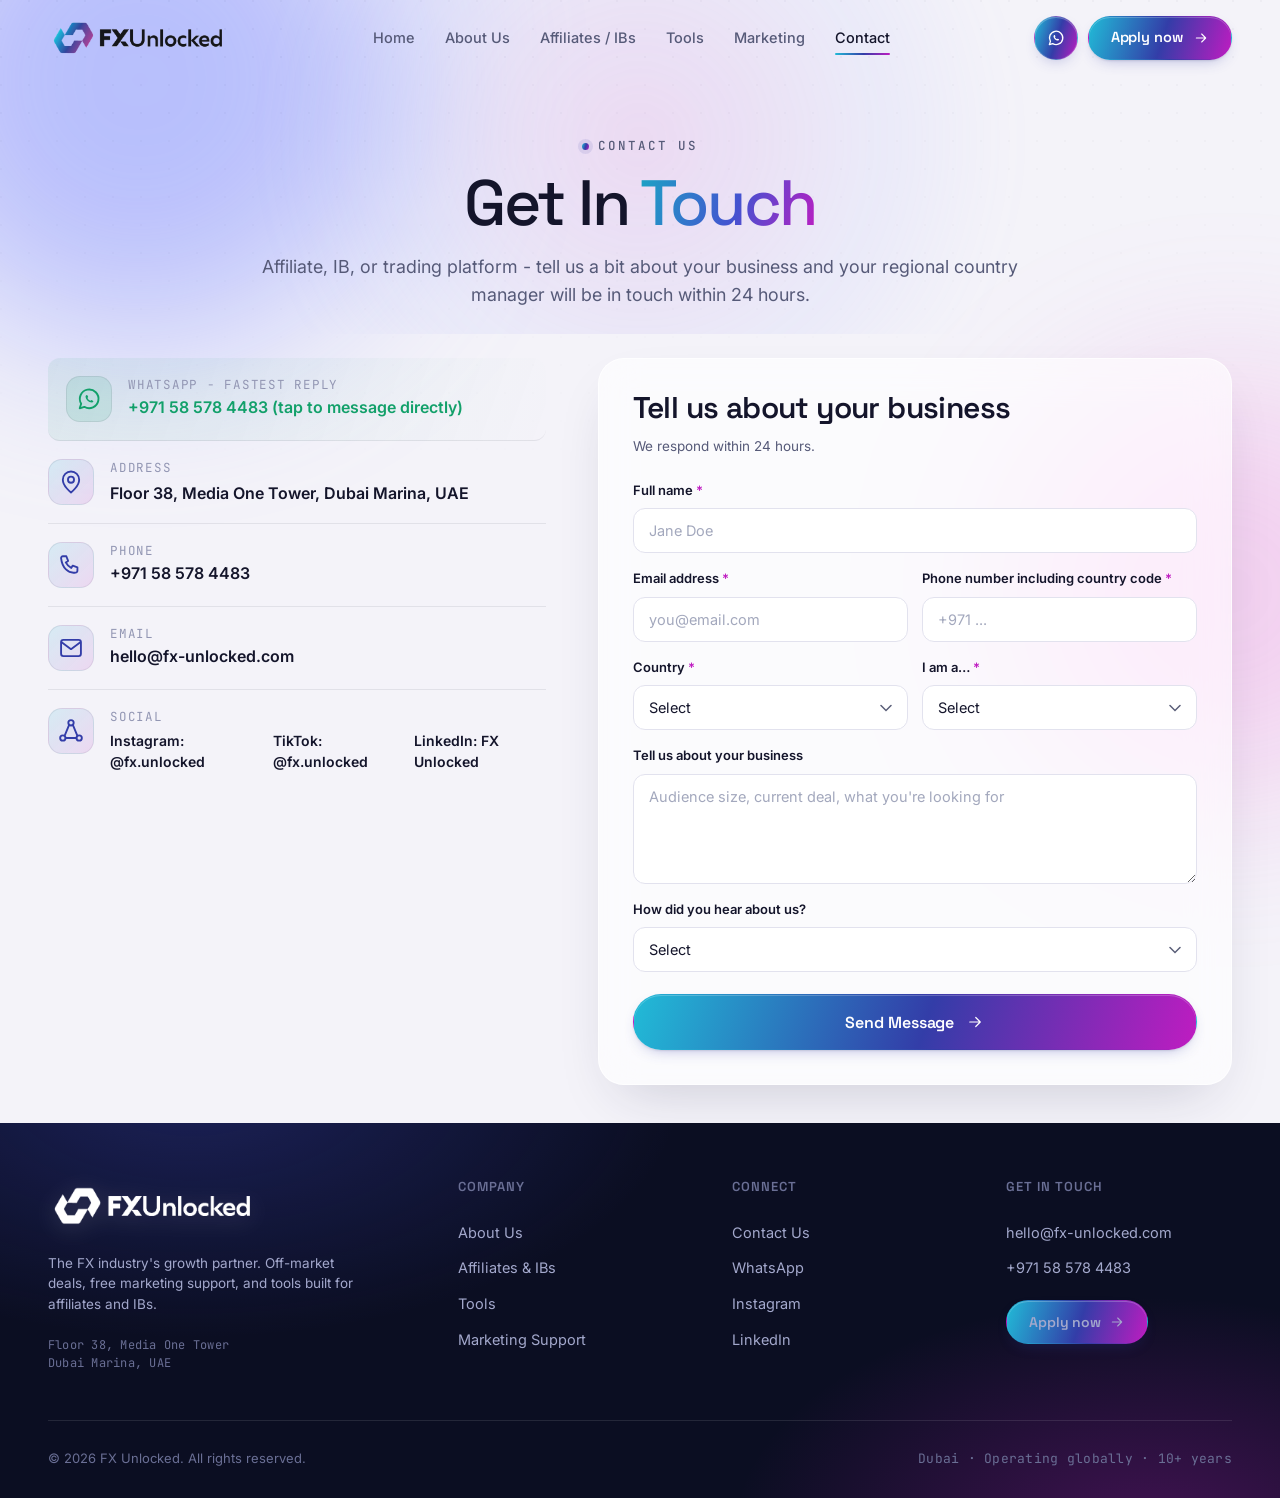
<file: contact-us.html>
<!doctype html>
<html lang="en">
<head>
<meta charset="utf-8" />
<meta name="viewport" content="width=device-width, initial-scale=1" />
<title>Contact FX Unlocked | Dubai-Based FX Affiliate Network</title>
<meta name="description" content="Get in touch with the FX Unlocked team. We respond within 24 hours. Based in Dubai Marina, UAE. Operating across 5 countries." />
<link rel="preconnect" href="https://fonts.googleapis.com" />
<link rel="preconnect" href="https://fonts.gstatic.com" crossorigin />
<link href="https://fonts.googleapis.com/css2?family=Space+Grotesk:wght@400;500;600;700&family=Inter:wght@400;500;600;700&family=JetBrains+Mono:wght@400;500&display=swap" rel="stylesheet" />
<link rel="icon" type="image/png" sizes="32x32" href="assets/favicon-32.png?v=202606121215" />
<link rel="icon" type="image/png" sizes="256x256" href="assets/favicon-256.png?v=202606121215" />
<link rel="apple-touch-icon" sizes="180x180" href="assets/favicon-apple.png?v=202606121215" />
<link rel="stylesheet" href="css/site.css?v=202606111300" />
<link rel="stylesheet" href="css/pages.css?v=202611031400" />
</head>
<body data-page="contact">

<div class="stage-bg"></div>
<div class="stage-orb" style="width:520px;height:520px;background:#7d8bff;top:-180px;left:-120px;"></div>
<div class="stage-orb" style="width:420px;height:420px;background:#f06ad6;top:380px;right:-160px;opacity:0.25;"></div>

<header class="page-hero" style="padding-bottom:24px">
  <div class="page-hero-orb"></div>
  <div class="wrap">
    <span class="eyebrow" data-reveal><span class="dot"></span> Contact Us</span>
    <h1 class="h1 text-balance" data-reveal data-reveal-delay="1">Get In <span class="grad-ink">Touch</span></h1>
    <p class="lead" data-reveal data-reveal-delay="2">Affiliate, IB, or trading platform  -  tell us a bit about your business and your regional country manager will be in touch within 24 hours.</p>
  </div>
</header>

<section class="section" style="padding-top:24px">
  <div class="wrap contact-grid">
    <!-- DETAILS -->
    <div data-reveal>
      <div class="contact-item wa">
        <div class="icon-tile" style="background:rgba(18,160,106,0.12);color:var(--pos)" data-icon="whatsapp"></div>
        <div>
          <div class="ci-label">WhatsApp - fastest reply</div>
          <a href="https://wa.me/971585784483" class="ci-val" style="color:var(--pos)">+971 58 578 4483 (tap to message directly)</a>
        </div>
      </div>
      <div class="contact-item">
        <div class="icon-tile" data-icon="pin"></div>
        <div><div class="ci-label">Address</div><div class="ci-val">Floor 38, Media One Tower, Dubai Marina, UAE</div></div>
      </div>
      <div class="contact-item">
        <div class="icon-tile" data-icon="phone"></div>
        <div><div class="ci-label">Phone</div><a href="tel:+971585784483" class="ci-val">+971 58 578 4483</a></div>
      </div>
      <div class="contact-item">
        <div class="icon-tile" data-icon="mail"></div>
        <div><div class="ci-label">Email</div><a href="mailto:hello@fx-unlocked.com" class="ci-val">hello@fx-unlocked.com</a></div>
      </div>
      <div class="contact-item" style="border-bottom:none">
        <div class="icon-tile" data-icon="network"></div>
        <div>
          <div class="ci-label">Social</div>
          <div class="ci-val" style="display:flex;gap:14px;font-size:14px">
            <a href="#">Instagram: @fx.unlocked</a><a href="#">TikTok: @fx.unlocked</a><a href="#">LinkedIn: FX Unlocked</a>
          </div>
        </div>
      </div>
    </div>

    <!-- FORM -->
    <div class="card glass" data-reveal data-reveal-delay="1">
      <h3 class="h3" style="margin-bottom:6px">Tell us about your business</h3>
      <p class="small" style="margin-bottom:24px">We respond within 24 hours.</p>
      <form id="contactForm" novalidate>
        <!-- Honeypot — bots fill hidden inputs, real users don't. Server
             silently 200s any submission that has this filled in. -->
        <div aria-hidden="true" style="position:absolute;left:-9999px;width:1px;height:1px;overflow:hidden">
          <label>Website <input type="text" name="website" tabindex="-1" autocomplete="off" /></label>
        </div>
        <div class="field"><label>Full name <span class="req">*</span></label><input type="text" name="name" placeholder="Jane Doe" required /></div>
        <div class="form-row">
          <div class="field"><label>Email address <span class="req">*</span></label><input type="email" name="email" placeholder="you@email.com" required /></div>
          <div class="field"><label>Phone number including country code <span class="req">*</span></label><input type="text" name="phone" placeholder="+971 ..." required /></div>
        </div>
        <div class="form-row">
          <div class="field"><label>Country <span class="req">*</span></label>
            <select name="country" required><option value="" hidden>Select</option><option>United Arab Emirates</option><option>United Kingdom</option><option>United States</option><option>Singapore</option><option>Germany</option><option>Nigeria</option><option>Australia</option><option>Other</option></select>
          </div>
          <div class="field"><label>I am a… <span class="req">*</span></label>
            <select name="user_type" required><option value="" hidden>Select</option><option>Affiliate</option><option>Introducing Broker (IB)</option><option>Trading Platform or Broker</option></select>
          </div>
        </div>
        <div class="field"><label>Tell us about your business</label><textarea name="business_message" placeholder="Audience size, current deal, what you're looking for"></textarea></div>
        <div class="field"><label>How did you hear about us?</label>
          <select name="heard_from"><option value="" hidden>Select</option><option>Social media</option><option>Google</option><option>Referral</option><option>Event</option><option>Other</option></select>
        </div>
        <button type="submit" class="btn btn-primary btn-block btn-lg" style="margin-top:6px" id="contactSubmit">Send Message <span class="ar" data-icon="arrow"></span></button>
        <p class="small center" id="formMsg" style="margin-top:14px;display:none">Thanks. We'll be in touch within 24 hours.</p>
      </form>
    </div>
  </div>
</section>

<script src="js/icons.js?v=202606111300"></script>
<script src="js/site.js?v=202606111300"></script>
<script>
window.addEventListener("DOMContentLoaded", () => {
  const form = document.getElementById("contactForm");
  const msg  = document.getElementById("formMsg");
  const btn  = document.getElementById("contactSubmit");
  if (!form || !msg || !btn) return;

  const ORIGINAL_LABEL = btn.innerHTML;

  function showMessage(text, ok) {
    msg.textContent = text;
    msg.style.color = ok ? "var(--pos)" : "var(--neg, #ff6b6b)";
    msg.style.display = "block";
  }

  form.addEventListener("submit", async (e) => {
    e.preventDefault();
    msg.style.display = "none";
    btn.disabled = true;
    btn.innerHTML = "Sending…";

    // Native required-field check first so we surface the same UX as
    // before for empty fields, without round-tripping to the server.
    if (!form.checkValidity()) {
      form.reportValidity();
      btn.disabled = false;
      btn.innerHTML = ORIGINAL_LABEL;
      return;
    }

    const fd = new FormData(form);
    const payload = Object.fromEntries(fd.entries());
    payload.source_page = location.pathname || "/contact";

    try {
      const res = await fetch("/api/leads", {
        method: "POST",
        headers: { "Content-Type": "application/json" },
        body: JSON.stringify(payload),
      });
      const data = await res.json().catch(() => ({}));
      if (!res.ok) throw new Error(data.error || "Submission failed. Please try again.");

      showMessage("Thanks. We'll be in touch within 24 hours.", true);
      form.reset();
    } catch (err) {
      showMessage(err.message || "Something went wrong. Please try again.", false);
    } finally {
      btn.disabled = false;
      btn.innerHTML = ORIGINAL_LABEL;
    }
  });
});
</script>
</body>
</html>
</file>
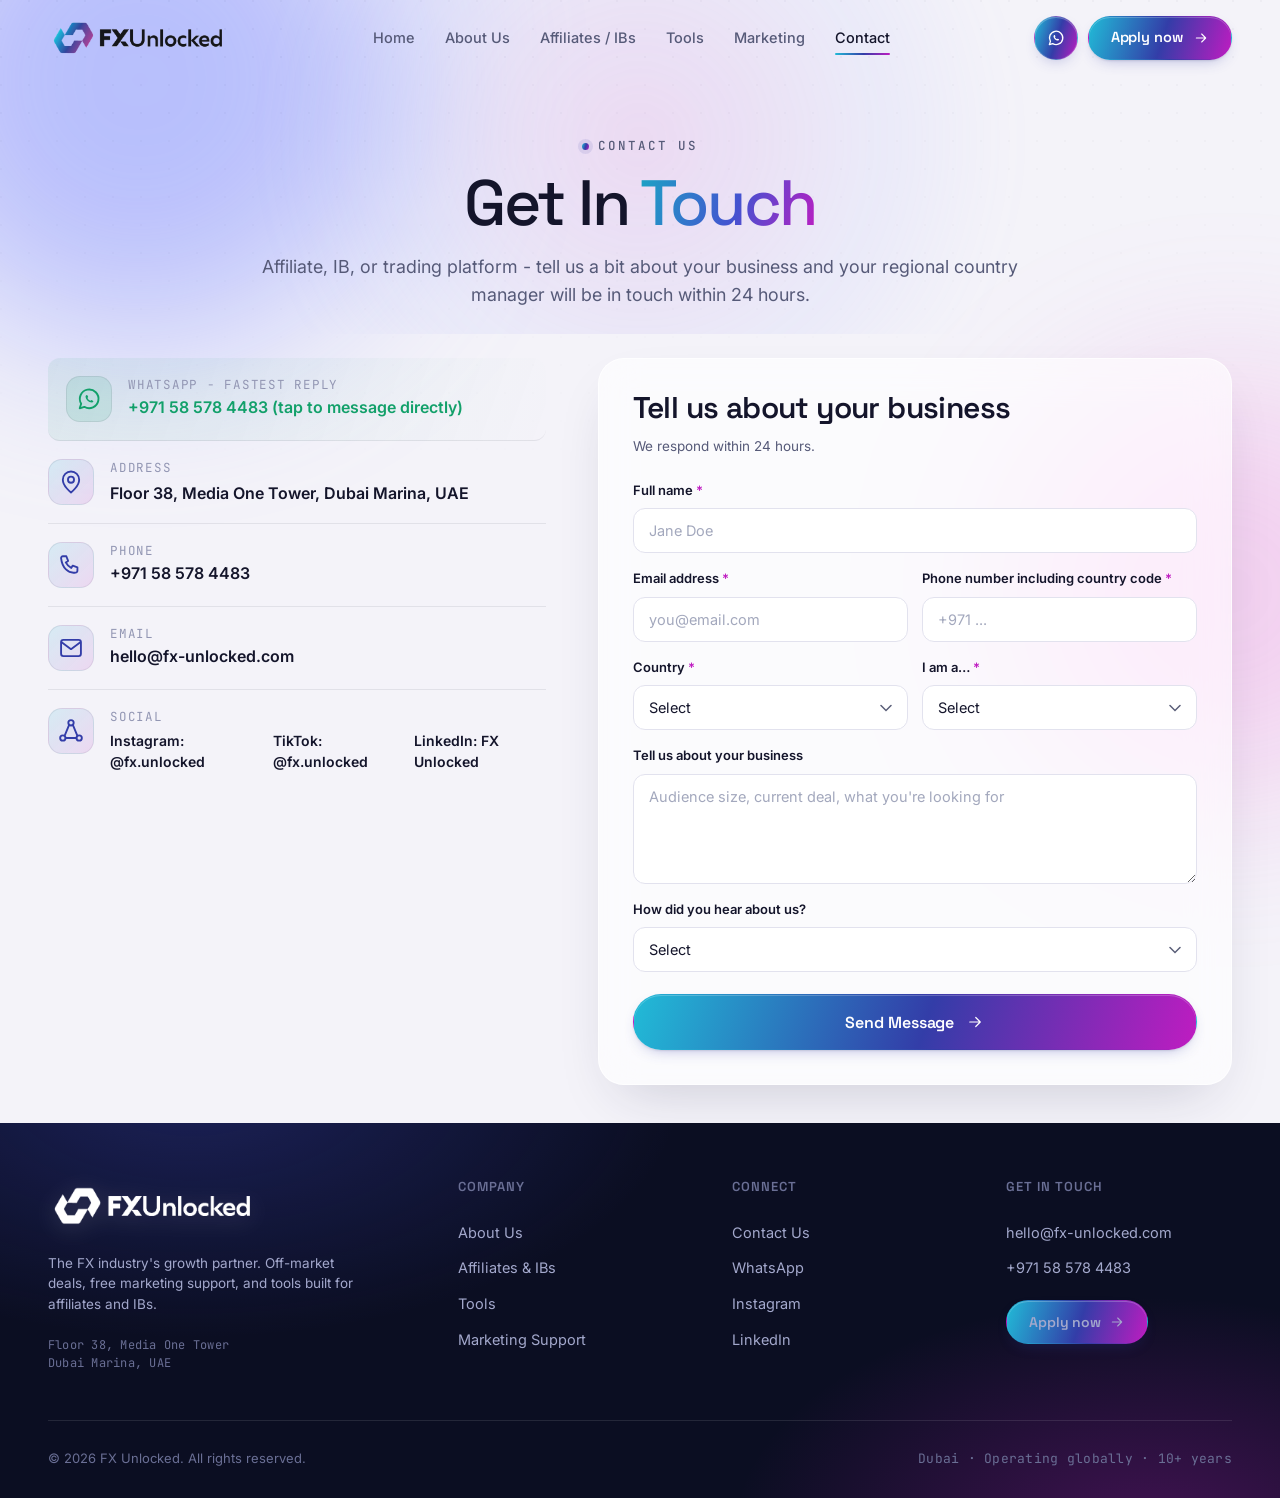
<file: contact.html>
<!doctype html>
<html lang="en">
<head>
<meta charset="utf-8" />
<meta name="viewport" content="width=device-width, initial-scale=1" />
<title>Contact FX Unlocked | Dubai-Based FX Affiliate Network</title>
<meta name="description" content="Get in touch with the FX Unlocked team. We respond within 24 hours. Based in Dubai Marina, UAE. Operating across 5 countries." />
<meta property="og:type" content="website" />
<meta property="og:site_name" content="FX Unlocked" />
<meta property="og:url" content="https://www.fx-unlocked.com/contact.html" />
<meta property="og:title" content="Contact FX Unlocked — Dubai-Based FX Affiliate Network" />
<meta property="og:description" content="Get in touch with the FX Unlocked team. We respond within 24 hours. Based in Dubai Marina, UAE. Operating across 5 countries." />
<meta property="og:image" content="https://www.fx-unlocked.com/assets/og-image.png?v=202606120601" />
<meta property="og:image:secure_url" content="https://www.fx-unlocked.com/assets/og-image.png?v=202606120601" />
<meta property="og:image:type" content="image/png" />
<meta property="og:image:width" content="1200" />
<meta property="og:image:height" content="630" />
<meta property="og:image:alt" content="FX Unlocked — Market-leading Rebate and Hybrid deals. Guaranteed." />
<meta name="twitter:card" content="summary_large_image" />
<meta name="twitter:title" content="Contact FX Unlocked — Dubai-Based FX Affiliate Network" />
<meta name="twitter:description" content="Get in touch with the FX Unlocked team. We respond within 24 hours. Based in Dubai Marina, UAE. Operating across 5 countries." />
<meta name="twitter:image" content="https://www.fx-unlocked.com/assets/og-image.png?v=202606120601" />

<link rel="preconnect" href="https://fonts.googleapis.com" />
<link rel="preconnect" href="https://fonts.gstatic.com" crossorigin />
<link href="https://fonts.googleapis.com/css2?family=Space+Grotesk:wght@400;500;600;700&family=Inter:wght@400;500;600;700&family=JetBrains+Mono:wght@400;500&display=swap" rel="stylesheet" />
<link rel="icon" type="image/png" sizes="32x32" href="assets/favicon-32.png?v=202606121215" />
<link rel="icon" type="image/png" sizes="256x256" href="assets/favicon-256.png?v=202606121215" />
<link rel="apple-touch-icon" sizes="180x180" href="assets/favicon-apple.png?v=202606121215" />
<link rel="stylesheet" href="css/site.css?v=202606111300" />
<link rel="stylesheet" href="css/pages.css?v=202611031400" />
</head>
<body data-page="contact">

<div class="stage-bg"></div>
<div class="stage-orb" style="width:520px;height:520px;background:#7d8bff;top:-180px;left:-120px;"></div>
<div class="stage-orb" style="width:420px;height:420px;background:#f06ad6;top:380px;right:-160px;opacity:0.25;"></div>

<header class="page-hero" style="padding-bottom:24px">
  <div class="page-hero-orb"></div>
  <div class="wrap">
    <span class="eyebrow" data-reveal><span class="dot"></span> Contact Us</span>
    <h1 class="h1 text-balance" data-reveal data-reveal-delay="1">Get In <span class="grad-ink">Touch</span></h1>
    <p class="lead" data-reveal data-reveal-delay="2">Affiliate, IB, or trading platform  -  tell us a bit about your business and your regional country manager will be in touch within 24 hours.</p>
  </div>
</header>

<section class="section" style="padding-top:24px">
  <div class="wrap contact-grid">
    <!-- DETAILS -->
    <div data-reveal>
      <div class="contact-item wa">
        <div class="icon-tile" style="background:rgba(18,160,106,0.12);color:var(--pos)" data-icon="whatsapp"></div>
        <div>
          <div class="ci-label">WhatsApp - fastest reply</div>
          <a href="https://wa.me/971585784483" class="ci-val" style="color:var(--pos)">+971 58 578 4483 (tap to message directly)</a>
        </div>
      </div>
      <div class="contact-item">
        <div class="icon-tile" data-icon="pin"></div>
        <div><div class="ci-label">Address</div><div class="ci-val">Floor 38, Media One Tower, Dubai Marina, UAE</div></div>
      </div>
      <div class="contact-item">
        <div class="icon-tile" data-icon="phone"></div>
        <div><div class="ci-label">Phone</div><a href="tel:+971585784483" class="ci-val">+971 58 578 4483</a></div>
      </div>
      <div class="contact-item">
        <div class="icon-tile" data-icon="mail"></div>
        <div><div class="ci-label">Email</div><a href="mailto:hello@fx-unlocked.com" class="ci-val">hello@fx-unlocked.com</a></div>
      </div>
      <div class="contact-item" style="border-bottom:none">
        <div class="icon-tile" data-icon="network"></div>
        <div>
          <div class="ci-label">Social</div>
          <div class="ci-val" style="display:flex;gap:14px;font-size:14px">
            <a href="#">Instagram: @fx.unlocked</a><a href="#">TikTok: @fx.unlocked</a><a href="#">LinkedIn: FX Unlocked</a>
          </div>
        </div>
      </div>
    </div>

    <!-- FORM -->
    <div class="card glass" data-reveal data-reveal-delay="1">
      <h3 class="h3" style="margin-bottom:6px">Tell us about your business</h3>
      <p class="small" style="margin-bottom:24px">We respond within 24 hours.</p>
      <form id="contactForm" novalidate>
        <!-- Honeypot — bots fill hidden inputs, real users don't. Server
             silently 200s any submission that has this filled in. -->
        <div aria-hidden="true" style="position:absolute;left:-9999px;width:1px;height:1px;overflow:hidden">
          <label>Website <input type="text" name="website" tabindex="-1" autocomplete="off" /></label>
        </div>
        <div class="field"><label>Full name <span class="req">*</span></label><input type="text" name="name" placeholder="Jane Doe" required /></div>
        <div class="form-row">
          <div class="field"><label>Email address <span class="req">*</span></label><input type="email" name="email" placeholder="you@email.com" required /></div>
          <div class="field"><label>Phone number including country code <span class="req">*</span></label><input type="text" name="phone" placeholder="+971 ..." required /></div>
        </div>
        <div class="form-row">
          <div class="field"><label>Country <span class="req">*</span></label>
            <select name="country" required><option value="" hidden>Select</option><option>United Arab Emirates</option><option>United Kingdom</option><option>United States</option><option>Singapore</option><option>Germany</option><option>Nigeria</option><option>Australia</option><option>Other</option></select>
          </div>
          <div class="field"><label>I am a… <span class="req">*</span></label>
            <select name="user_type" required><option value="" hidden>Select</option><option>Affiliate</option><option>Introducing Broker (IB)</option><option>Trading Platform or Broker</option></select>
          </div>
        </div>
        <div class="field"><label>Tell us about your business</label><textarea name="business_message" placeholder="Audience size, current deal, what you're looking for"></textarea></div>
        <div class="field"><label>How did you hear about us?</label>
          <select name="heard_from"><option value="" hidden>Select</option><option>Social media</option><option>Google</option><option>Referral</option><option>Event</option><option>Other</option></select>
        </div>
        <button type="submit" class="btn btn-primary btn-block btn-lg" style="margin-top:6px" id="contactSubmit">Send Message <span class="ar" data-icon="arrow"></span></button>
        <p class="small center" id="formMsg" style="margin-top:14px;display:none">Thanks. We'll be in touch within 24 hours.</p>
      </form>
    </div>
  </div>
</section>

<script src="js/icons.js?v=202606111300"></script>
<script src="js/site.js?v=202606111300"></script>
<script>
window.addEventListener("DOMContentLoaded", () => {
  const form = document.getElementById("contactForm");
  const msg  = document.getElementById("formMsg");
  const btn  = document.getElementById("contactSubmit");
  if (!form || !msg || !btn) return;

  const ORIGINAL_LABEL = btn.innerHTML;

  function showMessage(text, ok) {
    msg.textContent = text;
    msg.style.color = ok ? "var(--pos)" : "var(--neg, #ff6b6b)";
    msg.style.display = "block";
  }

  form.addEventListener("submit", async (e) => {
    e.preventDefault();
    msg.style.display = "none";
    btn.disabled = true;
    btn.innerHTML = "Sending…";

    // Native required-field check first so we surface the same UX as
    // before for empty fields, without round-tripping to the server.
    if (!form.checkValidity()) {
      form.reportValidity();
      btn.disabled = false;
      btn.innerHTML = ORIGINAL_LABEL;
      return;
    }

    const fd = new FormData(form);
    const payload = Object.fromEntries(fd.entries());
    payload.source_page = location.pathname || "/contact";

    try {
      const res = await fetch("/api/leads", {
        method: "POST",
        headers: { "Content-Type": "application/json" },
        body: JSON.stringify(payload),
      });
      const data = await res.json().catch(() => ({}));
      if (!res.ok) throw new Error(data.error || "Submission failed. Please try again.");

      showMessage("Thanks. We'll be in touch within 24 hours.", true);
      form.reset();
    } catch (err) {
      showMessage(err.message || "Something went wrong. Please try again.", false);
    } finally {
      btn.disabled = false;
      btn.innerHTML = ORIGINAL_LABEL;
    }
  });
});
</script>
</body>
</html>
</file>
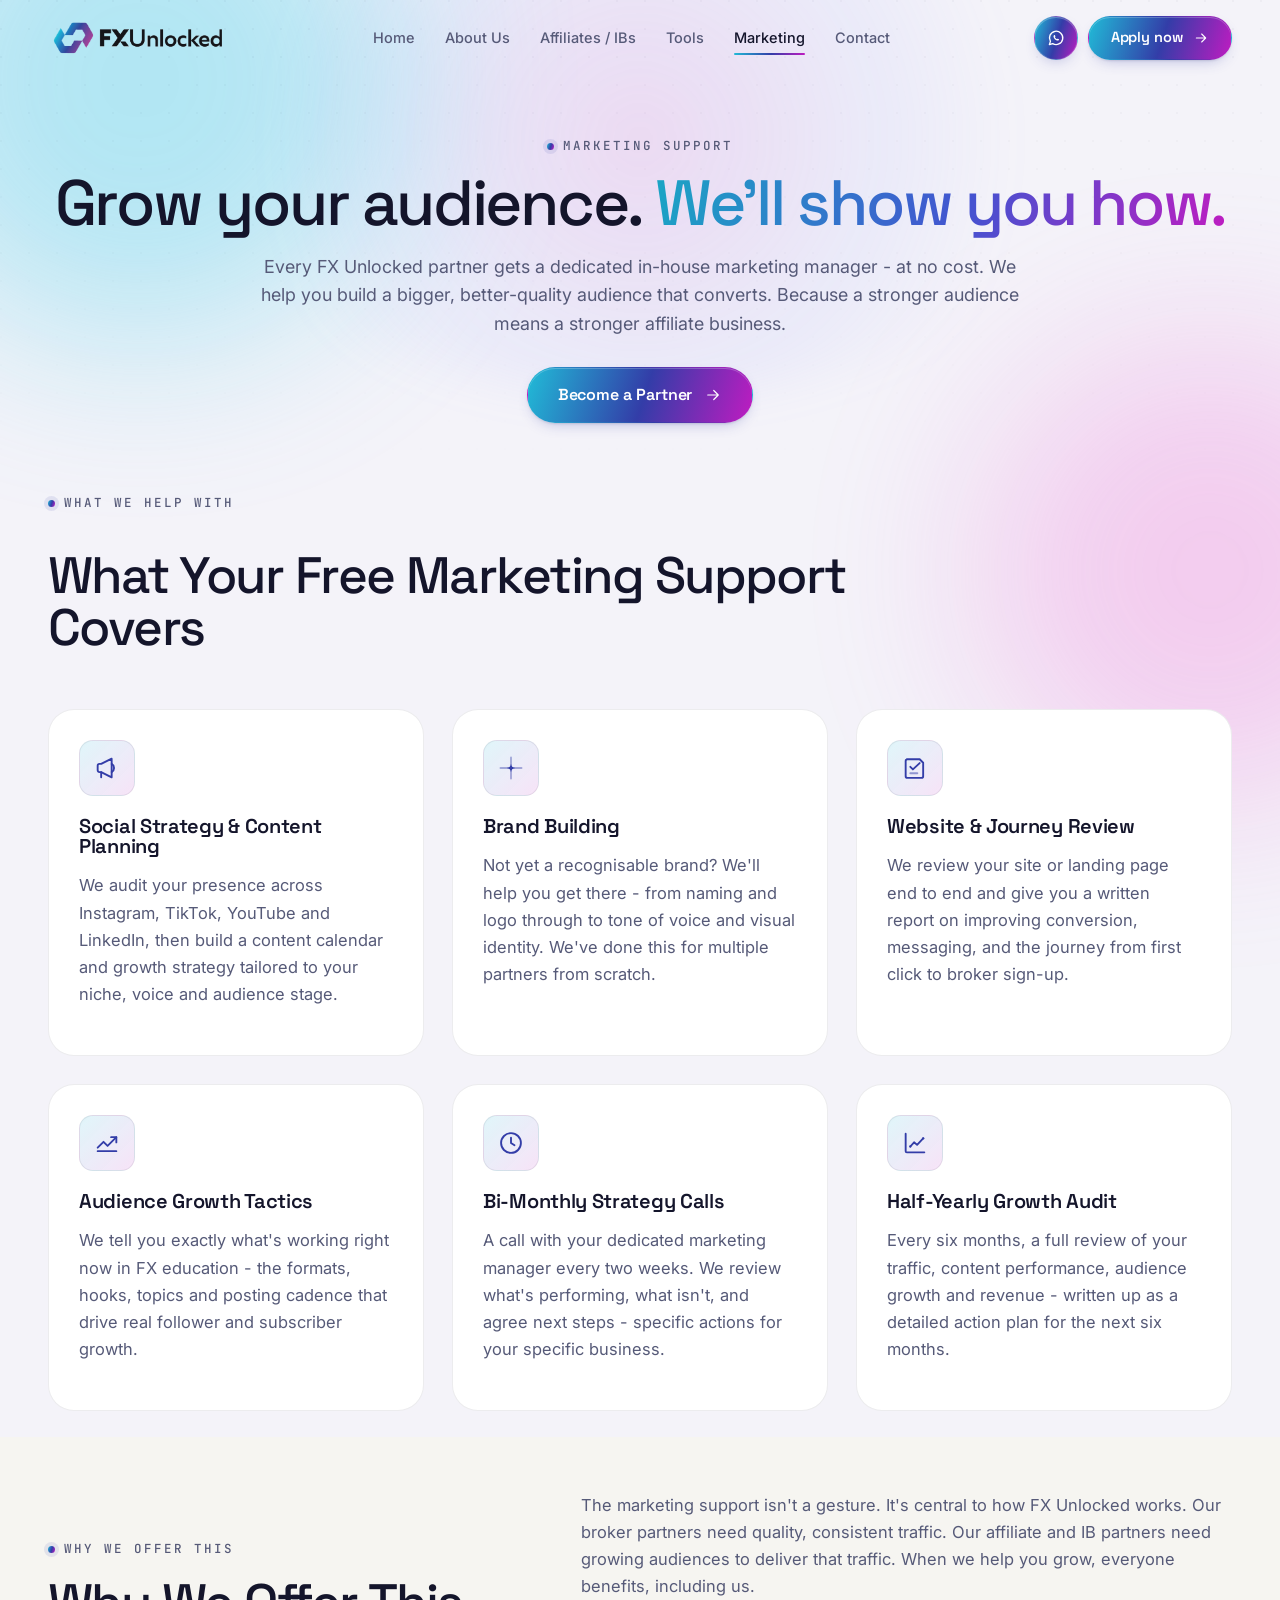
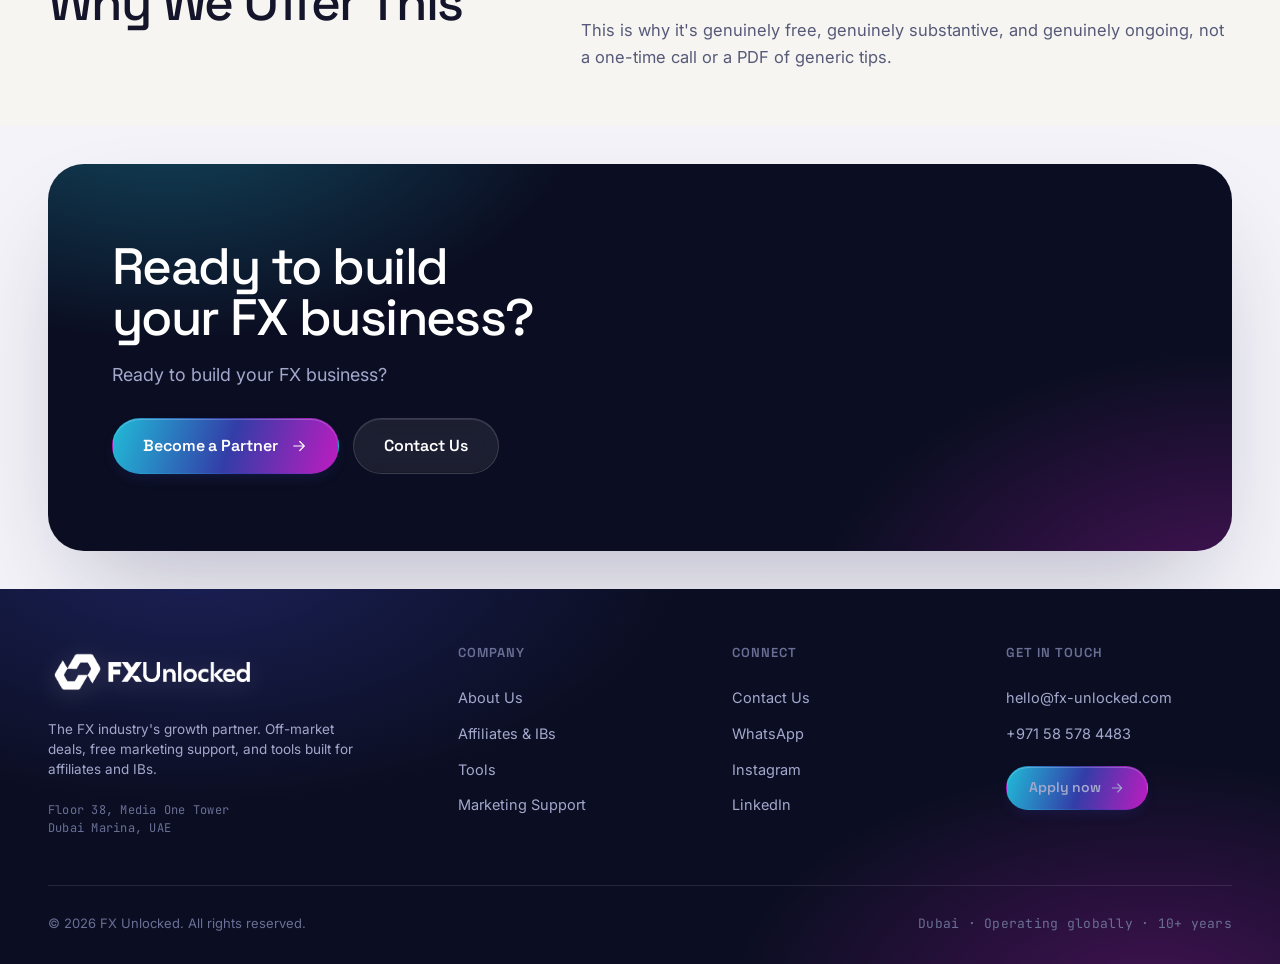
<file: marketing.html>
<!doctype html>
<html lang="en">
<head>
<meta charset="utf-8" />
<meta name="viewport" content="width=device-width, initial-scale=1" />
<title>Free Marketing Support for FX Affiliates &amp; IBs | FX Unlocked</title>
<meta name="description" content="Every FX Unlocked partner gets a dedicated marketing manager, social strategy, and bi-monthly growth reviews at no cost. We help you grow the audience that grows your revenue." />
<meta property="og:type" content="website" />
<meta property="og:site_name" content="FX Unlocked" />
<meta property="og:url" content="https://www.fx-unlocked.com/marketing.html" />
<meta property="og:title" content="Free Marketing Support for FX Partners | FX Unlocked" />
<meta property="og:description" content="Every FX Unlocked partner gets a dedicated marketing manager, social strategy, and bi-monthly growth reviews at no cost. We help you grow the audience that grows your revenue." />
<meta property="og:image" content="https://www.fx-unlocked.com/assets/og-image.png?v=202606120601" />
<meta property="og:image:secure_url" content="https://www.fx-unlocked.com/assets/og-image.png?v=202606120601" />
<meta property="og:image:type" content="image/png" />
<meta property="og:image:width" content="1200" />
<meta property="og:image:height" content="630" />
<meta property="og:image:alt" content="FX Unlocked — Market-leading Rebate and Hybrid deals. Guaranteed." />
<meta name="twitter:card" content="summary_large_image" />
<meta name="twitter:title" content="Free Marketing Support for FX Partners | FX Unlocked" />
<meta name="twitter:description" content="Every FX Unlocked partner gets a dedicated marketing manager, social strategy, and bi-monthly growth reviews at no cost. We help you grow the audience that grows your revenue." />
<meta name="twitter:image" content="https://www.fx-unlocked.com/assets/og-image.png?v=202606120601" />

<link rel="preconnect" href="https://fonts.googleapis.com" />
<link rel="preconnect" href="https://fonts.gstatic.com" crossorigin />
<link href="https://fonts.googleapis.com/css2?family=Space+Grotesk:wght@400;500;600;700&family=Inter:wght@400;500;600;700&family=JetBrains+Mono:wght@400;500&display=swap" rel="stylesheet" />
<link rel="icon" type="image/png" sizes="32x32" href="assets/favicon-32.png?v=202606121215" />
<link rel="icon" type="image/png" sizes="256x256" href="assets/favicon-256.png?v=202606121215" />
<link rel="apple-touch-icon" sizes="180x180" href="assets/favicon-apple.png?v=202606121215" />
<link rel="stylesheet" href="css/site.css?v=202606111300" />
<link rel="stylesheet" href="css/pages.css?v=202611031400" />
</head>
<body data-page="marketing">

<div class="stage-bg"></div>
<div class="stage-orb" style="width:520px;height:520px;background:#52d3ec;top:-180px;left:-120px;opacity:0.4"></div>
<div class="stage-orb" style="width:460px;height:460px;background:#f06ad6;top:340px;right:-160px;opacity:0.28;"></div>

<header class="page-hero">
  <div class="page-hero-orb"></div>
  <div class="wrap">
    <span class="eyebrow" data-reveal><span class="dot"></span> Marketing Support</span>
    <h1 class="h1 text-balance" data-reveal data-reveal-delay="1">Grow your audience. <span class="grad-ink">We'll show you how.</span></h1>
    <p class="lead" data-reveal data-reveal-delay="2">Every FX Unlocked partner gets a dedicated in-house marketing manager  -  at no cost. We help you build a bigger, better-quality audience that converts. Because a stronger audience means a stronger affiliate business.</p>
    <div class="wrap-row mt-l" data-reveal data-reveal-delay="3" style="justify-content:center">
      <a href="contact.html" class="btn btn-primary btn-lg">Become a Partner <span class="ar" data-icon="arrow"></span></a>
    </div>
  </div>
</header>

<!-- WHAT WE HELP WITH -->
<section class="section tight">
  <div class="wrap">
    <div class="sec-head" data-reveal>
      <span class="eyebrow"><span class="dot"></span> What We Help With</span>
      <h2 class="h2 mt-m">What Your Free Marketing Support Covers</h2>
    </div>
    <div class="grid cols-3" id="mGrid"></div>
  </div>
</section>

<!-- WHY WE OFFER -->
<section class="section" style="background:var(--bg-warm)">
  <div class="wrap split">
    <div data-reveal>
      <span class="eyebrow"><span class="dot"></span> Why We Offer This</span>
      <h2 class="h2 mt-m text-balance">Why We Offer This</h2>
    </div>
    <div data-reveal data-reveal-delay="1">
      <p class="body">The marketing support isn't a gesture. It's central to how FX Unlocked works. Our broker partners need quality, consistent traffic. Our affiliate and IB partners need growing audiences to deliver that traffic. When we help you grow, everyone benefits, including us.</p>
      <p class="body mt-s">This is why it's genuinely free, genuinely substantive, and genuinely ongoing, not a one-time call or a PDF of generic tips.</p>
    </div>
  </div>
</section>

<!-- CTA -->
<section class="section">
  <div class="wrap"><div class="cta-banner" data-reveal>
    <h2 class="h2 text-balance" style="max-width:18ch">Ready to build your FX business?</h2>
    <p class="lead mt-m" style="color:var(--dark-mute);max-width:50ch">Ready to build your FX business?</p>
    <div class="wrap-row mt-l">
      <a href="contact.html" class="btn btn-primary btn-lg">Become a Partner <span class="ar" data-icon="arrow"></span></a>
      <a href="contact.html" class="btn btn-on-dark btn-lg">Contact Us</a>
    </div>
  </div></div>
</section>

<script src="js/icons.js?v=202606111300"></script>
<script src="js/site.js?v=202606111300"></script>
<script>
window.addEventListener("DOMContentLoaded", () => {
  const items = [
    ["megaphone","Social Strategy &amp; Content Planning","We audit your presence across Instagram, TikTok, YouTube and LinkedIn, then build a content calendar and growth strategy tailored to your niche, voice and audience stage."],
    ["spark","Brand Building","Not yet a recognisable brand? We'll help you get there  -  from naming and logo through to tone of voice and visual identity. We've done this for multiple partners from scratch."],
    ["review","Website &amp; Journey Review","We review your site or landing page end to end and give you a written report on improving conversion, messaging, and the journey from first click to broker sign-up."],
    ["growth","Audience Growth Tactics","We tell you exactly what's working right now in FX education  -  the formats, hooks, topics and posting cadence that drive real follower and subscriber growth."],
    ["clock","Bi-Monthly Strategy Calls","A call with your dedicated marketing manager every two weeks. We review what's performing, what isn't, and agree next steps  -  specific actions for your specific business."],
    ["chart","Half-Yearly Growth Audit","Every six months, a full review of your traffic, content performance, audience growth and revenue  -  written up as a detailed action plan for the next six months."],
  ];
  document.getElementById("mGrid").innerHTML = items.map((m,i)=>`
    <div class="benefit" data-reveal data-reveal-delay="${i%3}">
      <div class="icon-tile">${icon(m[0])}</div>
      <h4 class="h4">${m[1]}</h4>
      <p class="body">${m[2]}</p>
    </div>`).join("");
  document.querySelectorAll("#mGrid [data-reveal]").forEach(e=>{
    new IntersectionObserver((ents,o)=>ents.forEach(en=>{if(en.isIntersecting){en.target.classList.add("in");o.unobserve(en.target);}}),{threshold:0.1}).observe(e);
  });
});
</script>
</body>
</html>
</file>
<file: css/site.css>
/* ============================================================
   FX UNLOCKED — Design System  ·  Light & Airy v5
   Off-white studio stage · cyan→indigo→magenta · gold accent
   ============================================================ */

:root {
  /* ---- Surfaces ---- */
  --bg:        #f4f3f9;   /* primary stage — soft lavender-white */
  --bg-warm:   #f6f5f1;   /* warm paper alt */
  --bg-card:   #ffffff;
  --bg-soft:   #ecebf4;
  --bg-sunk:   #e7e6f1;

  /* ---- Ink ---- */
  --ink:       #14152b;
  --ink-mute:  #565a78;
  --ink-dim:   #9296b3;
  --line:      rgba(20,22,46,0.08);
  --line-2:    rgba(20,22,46,0.14);

  /* ---- Brand spectrum ---- */
  --cyan:    #21bbd7;
  --cyan-2:  #38d6ef;
  --indigo:  #333da8;
  --indigo-2:#4a57d8;
  --magenta: #bf1cc1;
  --magenta-2:#e150e3;
  --gold:    #e7b24e;
  --gold-2:  #f6cf7a;

  --grad:      linear-gradient(108deg, #21bbd7 0%, #333da8 52%, #bf1cc1 100%);
  --grad-rev:  linear-gradient(108deg, #bf1cc1 0%, #333da8 52%, #21bbd7 100%);
  --grad-soft: linear-gradient(108deg, rgba(33,187,215,.14), rgba(51,61,168,.12) 52%, rgba(191,28,193,.14));
  --grad-text: linear-gradient(108deg, #1aa6c4, #4453d0 55%, #bf1cc1);

  /* ---- Signals ---- */
  --pos: #12a06a;
  --neg: #d83a55;

  /* ---- Dark surfaces (stat band, footer) ---- */
  --dark:      #0b0e22;
  --dark-2:    #11142e;
  --dark-ink:  #f4f4fb;
  --dark-mute: #a3a8cc;
  --dark-dim:  #6a6f95;
  --dark-line: rgba(255,255,255,0.10);

  /* ---- Radius ---- */
  --r-xs: 8px;
  --r-s:  12px;
  --r-m:  18px;
  --r-l:  26px;
  --r-xl: 36px;
  --r-pill: 999px;

  /* ---- Elevation (soft, airy, diffuse) ---- */
  --sh-xs: 0 2px 8px -3px rgba(30,32,70,0.10);
  --sh-sm: 0 8px 28px -12px rgba(30,32,70,0.16);
  --sh-md: 0 24px 60px -24px rgba(30,32,70,0.22);
  --sh-lg: 0 50px 110px -34px rgba(30,32,70,0.30);
  --sh-glow: 0 30px 80px -28px rgba(51,61,168,0.40);

  /* ---- Type ---- */
  --display: "Space Grotesk", system-ui, sans-serif;
  --sans:    "Inter", system-ui, sans-serif;
  --mono:    "JetBrains Mono", ui-monospace, monospace;

  /* ---- Layout ---- */
  --maxw: 1380px;
  --gutter: 48px;
  --nav-h: 76px;
}

* { box-sizing: border-box; }
html { scroll-behavior: smooth; }
html, body { margin: 0; padding: 0; }
body {
  font-family: var(--sans);
  background: var(--bg);
  color: var(--ink);
  -webkit-font-smoothing: antialiased;
  text-rendering: optimizeLegibility;
  overflow-x: hidden;
  line-height: 1.5;
}
a { color: inherit; text-decoration: none; }
button { font-family: inherit; cursor: pointer; border: none; background: none; }
img { max-width: 100%; display: block; }
::selection { background: rgba(51,61,168,0.16); }

/* ---- Stage texture: subtle dot grid + ambient orbs ---- */
.stage-bg {
  position: fixed; inset: 0; z-index: -2; pointer-events: none;
  background:
    radial-gradient(circle at 1px 1px, rgba(20,22,46,0.045) 1px, transparent 0);
  background-size: 28px 28px;
  mask-image: linear-gradient(180deg, #000, transparent 60%);
  opacity: 0.7;
}
.stage-orb {
  position: fixed; border-radius: 50%; filter: blur(90px); z-index: -3;
  pointer-events: none; opacity: 0.5;
}

/* ============ LAYOUT ============ */
.wrap { width: 100%; max-width: var(--maxw); margin: 0 auto; padding: 0 var(--gutter); }
@media (max-width: 1080px){ :root { --gutter: 32px; } }
@media (max-width: 760px){ :root { --gutter: 20px; } }
/* Vertical rhythm — tightened 40-45% from the original "art-gallery"
   defaults. The previous 66px sections compounded with .page-hero
   bottom-padding and .mt-l margins to create 100px+ dead zones
   between CTAs and the next section's eyebrow. Cuts here propagate
   to every page without HTML edits. */
.section { padding: 38px 0; position: relative; }
@media (max-width: 820px){ .section { padding: 28px 0; } }
.section.tight { padding: 26px 0; }

/* ============ TYPOGRAPHY ============ */
.eyebrow {
  display: inline-flex; align-items: center; gap: 9px;
  font-family: var(--mono); font-size: 12.5px; font-weight: 500;
  letter-spacing: 0.16em; text-transform: uppercase;
  color: var(--ink-mute);
}
.eyebrow .dot {
  width: 7px; height: 7px; border-radius: 50%;
  background: var(--grad); box-shadow: 0 0 0 4px rgba(51,61,168,0.10);
}
.eyebrow.on-dark { color: var(--dark-mute); }

h1, h2, h3, h4 { font-family: var(--display); font-weight: 500; margin: 0; letter-spacing: -0.03em; line-height: 1.0; color: var(--ink); }
.h-display {
  font-size: clamp(46px, 6.4vw, 92px);
  line-height: 1.08;
  letter-spacing: -0.04em;
  padding-top: 0.08em;
  padding-bottom: 0.08em;
}
.h1 { font-size: clamp(40px, 5vw, 72px); line-height: 0.98; letter-spacing: -0.035em; }
.h2 { font-size: clamp(32px, 4vw, 56px); line-height: 1.0; letter-spacing: -0.03em; }
.h3 { font-size: clamp(22px, 2.4vw, 30px); letter-spacing: -0.02em; font-weight: 600; }
.h4 { font-size: 20px; letter-spacing: -0.015em; font-weight: 600; }
.grad-ink {
  background: var(--grad-text); -webkit-background-clip: text; background-clip: text; color: transparent;
}
.hero-accent {
  display: inline-block;
  font-style: normal;
  font-weight: 500;
  line-height: 1.12;
  padding-bottom: 0.08em;
}
em.accent {
  display: inline-block;
  font-style: italic;
  font-weight: 400;
  line-height: 1.08;
  padding-bottom: 0.12em;
  vertical-align: baseline;
}
.lead { font-size: clamp(17px, 1.4vw, 20px); line-height: 1.6; color: var(--ink-mute); }
.body { font-size: 16.5px; line-height: 1.65; color: var(--ink-mute); }
.small { font-size: 13.5px; color: var(--ink-mute); }
.mono { font-family: var(--mono); letter-spacing: 0.02em; }
.text-balance { text-wrap: balance; }
.text-pretty { text-wrap: pretty; }

/* ============ SECTION HEAD ============ */
.sec-head { max-width: 860px; margin-bottom: 56px; }
.sec-head .eyebrow { margin-bottom: 20px; }
.sec-head p { margin: 20px 0 0; }
.sec-head.center { margin-left: auto; margin-right: auto; text-align: center; }
.sec-head.center .eyebrow { justify-content: center; }

/* ============ BUTTONS (Content Library handoff) ============ */
.btn {
  --btn-h: 44px;
  --btn-px: 22px;
  --btn-fs: 14.5px;
  --btn-gap: 10px;
  position: relative;
  display: inline-flex; align-items: center; justify-content: center; gap: var(--btn-gap);
  height: var(--btn-h); padding: 0 var(--btn-px);
  border-radius: var(--r-pill);
  font-family: var(--display); font-weight: 600; font-size: var(--btn-fs);
  letter-spacing: -0.005em; white-space: nowrap;
  border: 1px solid transparent;
  color: var(--ink);
  cursor: pointer; user-select: none; isolation: isolate;
  transition:
    transform .45s cubic-bezier(.2,.85,.25,1),
    box-shadow .45s cubic-bezier(.2,.85,.25,1),
    background .35s, color .25s, border-color .25s, filter .25s;
}
.btn:active { transition-duration: .08s; transform: translateY(1px) scale(.985); filter: brightness(.96); }
.btn-sm { --btn-h: 36px; --btn-px: 16px; --btn-fs: 13px; --btn-gap: 7px; }
.btn-lg { --btn-h: 56px; --btn-px: 30px; --btn-fs: 16px; --btn-gap: 12px; }
.btn-block { width: 100%; }
.btn > * { position: relative; z-index: 2; }
.btn svg { width: 16px; height: 16px; flex: none; display: block; }
.btn-lg svg { width: 18px; height: 18px; }
.btn-sm svg { width: 14px; height: 14px; }

/* Two-arrow micro-interaction (Linear / Vercel / Mercury style):
   .ar / .arr is a fixed-width slot that hides overflow. Hover slides
   arrow A out the right edge and arrow B in from the left. Reads as
   kinetic forward motion without any wiggle. */
.btn .arr, .btn .ar {
  position: relative; display: inline-block;
  width: 16px; height: 16px; overflow: hidden;
}
.btn-lg .arr, .btn-lg .ar { width: 18px; height: 18px; }
.btn-sm .arr, .btn-sm .ar { width: 14px; height: 14px; }
.btn .arr > *, .btn .ar > * {
  position: absolute; inset: 0; display: block;
  transition: transform .55s cubic-bezier(.65,0,.05,1);
}
.btn .arr .arr-a, .btn .ar .arr-a { transform: translate3d(0,0,0); }
.btn .arr .arr-b, .btn .ar .arr-b { transform: translate3d(-130%,0,0); }
.btn:hover .arr .arr-a, .btn:hover .ar .arr-a { transform: translate3d(130%,0,0); }
.btn:hover .arr .arr-b, .btn:hover .ar .arr-b { transform: translate3d(0,0,0); }
/* arrowUpRight variant: A leaves top-right, B enters from bottom-left */
.btn .arr.up .arr-a, .btn .ar.up .arr-a { transform: translate3d(0,0,0); }
.btn .arr.up .arr-b, .btn .ar.up .arr-b { transform: translate3d(-110%,110%,0); }
.btn:hover .arr.up .arr-a, .btn:hover .ar.up .arr-a { transform: translate3d(110%,-110%,0); }
.btn:hover .arr.up .arr-b, .btn:hover .ar.up .arr-b { transform: translate3d(0,0,0); }

/* PRIMARY · gradient pill with hover sheen */
.btn-primary {
  color: #fff;
  background: var(--grad);
  box-shadow:
    inset 0 1px 0 rgba(255,255,255,0.22),
    0 1px 2px rgba(20,22,46,0.10),
    0 6px 16px -8px rgba(51,61,168,0.45);
}
.btn-primary::before {
  content: ""; position: absolute; inset: 0; border-radius: inherit;
  background: linear-gradient(115deg, transparent 35%, rgba(255,255,255,0.32) 50%, transparent 65%);
  background-size: 220% 100%; background-position: 120% 0;
  transition: background-position 0.9s cubic-bezier(.2,.85,.25,1);
  pointer-events: none; z-index: 1; opacity: 0;
}
.btn-primary:hover {
  transform: translateY(-1px);
  box-shadow:
    inset 0 1px 0 rgba(255,255,255,0.28),
    0 1px 2px rgba(20,22,46,0.12),
    0 10px 24px -8px rgba(51,61,168,0.55);
}
.btn-primary:hover::before { opacity: 1; background-position: -120% 0; }

/* DARK · flat ink */
.btn-dark {
  color: #fff;
  background: var(--ink);
  box-shadow:
    inset 0 1px 0 rgba(255,255,255,0.08),
    0 1px 2px rgba(20,22,46,0.10),
    0 6px 16px -8px rgba(11,14,34,0.45);
}
.btn-dark:hover {
  transform: translateY(-1px);
  background: #1d1f3e;
  box-shadow:
    inset 0 1px 0 rgba(255,255,255,0.10),
    0 1px 2px rgba(20,22,46,0.12),
    0 10px 24px -8px rgba(11,14,34,0.55);
}

/* GHOST · glass */
.btn-ghost {
  color: var(--ink);
  background: rgba(255,255,255,0.55);
  border: 1px solid rgba(20,22,46,0.10);
  backdrop-filter: blur(14px) saturate(1.4);
  -webkit-backdrop-filter: blur(14px) saturate(1.4);
  box-shadow:
    inset 0 1px 0 rgba(255,255,255,0.75),
    0 1px 2px rgba(20,22,46,0.04),
    0 8px 22px -12px rgba(20,22,46,0.18);
}
.btn-ghost:hover {
  transform: translateY(-1.5px);
  background: #fff; border-color: rgba(20,22,46,0.85);
  box-shadow:
    inset 0 1px 0 rgba(255,255,255,1),
    0 2px 4px rgba(20,22,46,0.06),
    0 14px 30px -12px rgba(20,22,46,0.24);
}

/* LIGHT · embossed white */
.btn-light {
  color: var(--indigo);
  background: linear-gradient(180deg, #ffffff 0%, #f3f2f9 100%);
  border: 1px solid rgba(20,22,46,0.06);
  box-shadow:
    inset 0 1px 0 rgba(255,255,255,1),
    inset 0 -1px 0 rgba(20,22,46,0.04),
    0 1px 2px rgba(20,22,46,0.04),
    0 8px 22px -12px rgba(51,61,168,0.20);
}
.btn-light:hover {
  transform: translateY(-1.5px);
  background: linear-gradient(180deg, #ffffff 0%, #ecebf4 100%);
  box-shadow:
    inset 0 1px 0 rgba(255,255,255,1),
    inset 0 -1px 0 rgba(20,22,46,0.06),
    0 2px 4px rgba(20,22,46,0.06),
    0 16px 32px -12px rgba(51,61,168,0.30);
}

/* OUTLINE GRADIENT · animated chromatic border (NEW) */
.btn-outline-grad {
  color: var(--ink);
  background:
    linear-gradient(#fff, #fff) padding-box,
    var(--grad) border-box;
  border: 1px solid transparent;
  box-shadow:
    inset 0 1px 0 rgba(255,255,255,1),
    0 1px 2px rgba(20,22,46,0.04),
    0 8px 22px -12px rgba(51,61,168,0.18);
}
.btn-outline-grad::before {
  content: ""; position: absolute; inset: 0; border-radius: inherit;
  background: conic-gradient(from 0deg, #21bbd7, #333da8, #bf1cc1, #21bbd7);
  filter: blur(8px); opacity: 0; transition: opacity .35s;
  z-index: -1;
}
.btn-outline-grad:hover {
  transform: translateY(-1.5px);
  box-shadow:
    inset 0 1px 0 rgba(255,255,255,1),
    0 2px 4px rgba(20,22,46,0.06),
    0 16px 32px -12px rgba(51,61,168,0.30);
}
.btn-outline-grad:hover::before { opacity: 0.45; }

/* ON DARK · glass on ink */
.btn-on-dark {
  color: #fff;
  background: rgba(255,255,255,0.07);
  border: 1px solid rgba(255,255,255,0.14);
  backdrop-filter: blur(10px);
  -webkit-backdrop-filter: blur(10px);
  box-shadow:
    inset 0 1px 0 rgba(255,255,255,0.10),
    inset 0 -1px 0 rgba(0,0,0,0.18);
}
.btn-on-dark:hover {
  transform: translateY(-1.5px);
  background: rgba(255,255,255,0.14);
  border-color: rgba(255,255,255,0.24);
  box-shadow:
    inset 0 1px 0 rgba(255,255,255,0.20),
    0 10px 28px -10px rgba(0,0,0,0.6);
}

/* LINK · underline wipe (NEW) */
.btn-link {
  height: auto; padding: 4px 0; gap: 8px;
  color: var(--ink); background: transparent;
  border: 0; border-radius: 0; box-shadow: none;
}
.btn-link::after {
  content: ""; position: absolute; left: 0; right: 0; bottom: -2px;
  height: 1.5px; background: currentColor; border-radius: 1px;
  transform-origin: left; transition: transform .45s cubic-bezier(.65,0,.05,1);
}
.btn-link:hover { transform: none; }
.btn-link:hover::after { transform: scaleX(0); transform-origin: right; }
.btn-link:active { transform: none; filter: none; }

/* MAGNETIC · primary that tracks the cursor with a glow follow */
.btn-magnetic { overflow: hidden; }
.btn-magnetic::after {
  content: ""; position: absolute; inset: 0; border-radius: inherit;
  background: radial-gradient(120px circle at var(--mx,50%) var(--my,50%),
                              rgba(255,255,255,0.42), transparent 60%);
  opacity: 0; transition: opacity .35s; pointer-events: none; z-index: 1;
}
.btn-magnetic:hover::after { opacity: 1; }

/* ============ FEATURED CTA (Content Library handoff) ============
   Mega-specimen CTA with trust avatars + checklist. Use on the
   highest-stakes conversion moment of a page. */
.cta-featured {
  display: grid; grid-template-columns: 1.4fr 1fr; gap: 36px;
  background: linear-gradient(180deg, #ffffff 0%, #f8f7fc 100%);
  border: 1px solid var(--line);
  border-radius: var(--r-xl); padding: 44px 48px;
  box-shadow: var(--sh-sm); position: relative; overflow: hidden;
}
.cta-featured::before {
  content: ""; position: absolute; inset: -1px;
  border-radius: inherit; pointer-events: none; z-index: 0;
  background:
    radial-gradient(420px 220px at 92% 18%, rgba(191,28,193,0.10), transparent 60%),
    radial-gradient(420px 220px at 8% 90%, rgba(33,187,215,0.10), transparent 60%);
}
.cta-featured > * { position: relative; z-index: 1; }
@media (max-width: 880px){ .cta-featured { grid-template-columns: 1fr; padding: 32px 28px; gap: 28px; } }
.cta-featured h3 { font-size: clamp(24px, 2.6vw, 32px); line-height: 1.08; letter-spacing: -0.025em; font-weight: 500; }
.cta-featured .trust {
  display: flex; align-items: center; gap: 14px; margin-top: 20px;
  font-family: var(--mono); font-size: 11.5px; letter-spacing: 0.12em; text-transform: uppercase; color: var(--ink-dim);
}
.cta-featured .trust .ava { display: inline-flex; }
.cta-featured .trust .ava span {
  width: 26px; height: 26px; border-radius: 50%;
  border: 2px solid #fff; margin-left: -8px;
  box-shadow: 0 2px 6px rgba(20,22,46,0.10);
}
.cta-featured .trust .ava span:first-child { margin-left: 0; }
.cta-featured .trust .ava span:nth-child(1){ background: linear-gradient(135deg,#ffbf6b,#ff6b6b); }
.cta-featured .trust .ava span:nth-child(2){ background: linear-gradient(135deg,#21bbd7,#4a57d8); }
.cta-featured .trust .ava span:nth-child(3){ background: linear-gradient(135deg,#bf1cc1,#7b5cff); }
.cta-featured .trust .ava span:nth-child(4){ background: linear-gradient(135deg,#1c9b6e,#21bbd7); }
.cta-featured .stack { display: flex; flex-direction: column; gap: 14px; align-items: stretch; justify-content: center; }
.cta-featured .ck { display: flex; align-items: center; gap: 10px; font-size: 13.5px; color: var(--ink-mute); }
.cta-featured .ck svg { width: 16px; height: 16px; color: var(--pos); }

/* ============ PILLS / TAGS / CHIPS ============ */
.pill {
  display: inline-flex; align-items: center; gap: 8px;
  padding: 7px 15px; border-radius: var(--r-pill);
  font-family: var(--mono); font-size: 12px; letter-spacing: 0.05em;
  background: rgba(255,255,255,0.6); border: 1px solid var(--line-2);
  color: var(--ink-mute); backdrop-filter: blur(8px);
}
.tag {
  font-family: var(--mono); font-size: 11px; letter-spacing: 0.12em; text-transform: uppercase;
  padding: 5px 11px; border-radius: var(--r-pill); border: 1px solid var(--line-2); color: var(--ink-mute);
}
.delta { font-family: var(--mono); font-size: 13px; font-weight: 500; display: inline-flex; align-items: center; gap: 5px; }
.delta.pos { color: var(--pos); }
.delta.neg { color: var(--neg); }

/* ============ CARDS ============ */
.card {
  background: var(--bg-card); border: 1px solid var(--line);
  border-radius: var(--r-l); padding: 34px;
  box-shadow: var(--sh-sm);
  transition: transform .35s cubic-bezier(.2,.8,.2,1), box-shadow .35s, border-color .35s;
  position: relative;
}
.card.hover-lift:hover { transform: translateY(-6px); box-shadow: var(--sh-md); border-color: var(--line-2); }

/* glassy variant */
.glass {
  background: rgba(255,255,255,0.62);
  border: 1px solid rgba(255,255,255,0.7);
  backdrop-filter: blur(20px) saturate(1.2);
  box-shadow: var(--sh-md);
}

/* ============ ICON TILE  ·  base + treatment system ============
   Use .icon-tile (legacy) or .tile (new) — both render a 56x56
   placeholder for an icon. The treatment classes (.soft / .solid /
   .grad / .ring / .round and the status variants) compose on top:

     <span class="tile soft" data-icon="deal"></span>     softest, default
     <span class="tile solid" data-icon="rocket"></span>  emphasis
     <span class="tile grad" data-icon="star"></span>     hero feature - ONE PER SECTION
     <span class="tile ring" data-icon="compass"></span>  editorial quiet
     <span class="tile soft round" data-icon="manager"></span>  avatar feel
*/
.icon-tile, .tile {
  width: 56px; height: 56px; border-radius: 14px;
  display: grid; place-items: center; flex: none;
  /* SOFT is the default */
  background: linear-gradient(135deg, rgba(33,187,215,0.14), rgba(191,28,193,0.12));
  color: var(--indigo); border: 1px solid var(--line);
}
.icon-tile svg, .tile svg { width: 28px; height: 28px; }
.icon-tile.round, .tile.round { border-radius: 50%; }
.icon-tile.lg, .tile.lg { width: 72px; height: 72px; border-radius: 18px; }
.tile.lg svg, .icon-tile.lg svg { width: 36px; height: 36px; }
.tile.sm, .icon-tile.sm { width: 40px; height: 40px; border-radius: 10px; }
.tile.sm svg, .icon-tile.sm svg { width: 20px; height: 20px; }

/* TREATMENTS — explicit modifiers override the default soft.
   Both .tile and the legacy .icon-tile pick these up. */
.tile.soft,  .icon-tile.soft  { background: linear-gradient(135deg, rgba(33,187,215,0.14), rgba(191,28,193,0.12)); color: var(--indigo); border: 1px solid var(--line); }
.tile.solid, .icon-tile.solid { background: var(--ink); color: #fff; border-color: transparent; }
.tile.grad,  .icon-tile.grad  { background: var(--grad); color: #fff; border-color: transparent; box-shadow: 0 4px 14px -6px rgba(51,61,168,0.45); }
.tile.ring,  .icon-tile.ring  { background: #fff; color: var(--ink); border: 1.5px solid var(--ink); }

/* STATUS — tint by semantic role */
.tile.success, .icon-tile.success { background: rgba(28,155,110,0.12); color: var(--pos); border-color: rgba(28,155,110,0.18); }
.tile.alert,   .icon-tile.alert   { background: rgba(241,179,64,0.14); color: #b8821f; border-color: rgba(241,179,64,0.24); }
.tile.danger,  .icon-tile.danger  { background: rgba(216,58,85,0.10); color: var(--neg); border-color: rgba(216,58,85,0.20); }

.icon-line svg { width: 100%; height: 100%; display: block; }
.icon-line { color: var(--ink); }

/* ============ FORM ============ */
.field { display: flex; flex-direction: column; gap: 8px; margin-bottom: 16px; }
.field label { font-size: 13px; font-weight: 600; color: var(--ink); }
.field label .req { color: var(--magenta); }
.field input, .field select, .field textarea {
  width: 100%; background: #fff; border: 1.5px solid #e2e2ee;
  border-radius: var(--r-s); padding: 13px 15px;
  color: var(--ink); font-size: 14.5px; font-family: inherit; outline: none;
  transition: border-color .18s, box-shadow .18s;
}
.field textarea { resize: vertical; min-height: 110px; }
.field input::placeholder, .field textarea::placeholder { color: #a3a8bd; }
.field input:focus, .field select:focus, .field textarea:focus {
  border-color: var(--indigo); box-shadow: 0 0 0 4px rgba(51,61,168,0.12);
}
.field select { appearance: none; cursor: pointer;
  background-image: url("data:image/svg+xml;utf8,<svg xmlns='http://www.w3.org/2000/svg' width='12' height='8' viewBox='0 0 12 8' fill='none'><path d='M1 1.5L6 6.5L11 1.5' stroke='%235a5e78' stroke-width='1.5' stroke-linecap='round'/></svg>");
  background-repeat: no-repeat; background-position: right 15px center; padding-right: 38px; }
.field small { color: var(--ink-dim); font-size: 12px; }
.form-row { display: grid; grid-template-columns: 1fr 1fr; gap: 14px; }
@media (max-width: 540px){ .form-row { grid-template-columns: 1fr; } }

/* ============ NAVBAR ============ */
.nav {
  position: fixed; top: 0; left: 0; right: 0; z-index: 200;
  height: var(--nav-h);
  display: flex; align-items: center;
  transition: background .3s, box-shadow .3s, border-color .3s, backdrop-filter .3s, color .25s;
  border-bottom: 1px solid transparent;
}
.nav.scrolled {
  background: rgba(244,243,249,0.82);
  backdrop-filter: blur(18px) saturate(1.3);
  border-bottom: 1px solid var(--line);
}
.nav-inner { display: flex; align-items: center; justify-content: space-between; width: 100%; }
/* Logo wrapper — the full FXUnlocked image (icon + wordmark) is one
   asset so we just size by height and let aspect-ratio handle width.
   flex-shrink: 0 is crucial so the parent .nav-inner (flex row) can
   never crush the logo horizontally when nav-cta gets full. */
.logo {
  display: inline-flex; align-items: center;
  line-height: 0; flex-shrink: 0;
  transition: filter .25s, transform .25s;
}
.logo img {
  height: 38px; width: auto;
  max-width: none; flex-shrink: 0;
  display: block;
  transition: filter .25s;
}
.logo:hover { transform: translateY(-1px); }
.nav-links { display: flex; align-items: center; gap: 30px; font-size: 14.5px; font-weight: 500; }
.nav-links a { color: var(--ink-mute); transition: color .18s; position: relative; }
.nav-links a:hover, .nav-links a.active { color: var(--ink); }
.nav-links a.active::after {
  content: ""; position: absolute; left: 0; right: 0; bottom: -7px; height: 2px;
  background: var(--grad); border-radius: 2px;
}

/* ---- NAV OVER DARK HERO (home only, unscrolled) ----
   The full-bleed video hero makes the default light-themed nav text
   unreadable. While the nav sits over the hero, invert colors to
   white. As soon as the user scrolls past the hero, .scrolled hits
   and the standard light-bg / dark-text nav takes over. */
/* Applies on the homepage AND the affiliates page — both open with a
   dark hero banner that the fixed nav sits over. */
body[data-page="home"] .nav:not(.scrolled),
body[data-page="affiliates"] .nav:not(.scrolled) {
  background: linear-gradient(180deg, rgba(8,10,28,0.55), rgba(8,10,28,0.10) 75%, transparent);
  backdrop-filter: blur(8px) saturate(1.2);
  -webkit-backdrop-filter: blur(8px) saturate(1.2);
}
body[data-page="home"] .nav:not(.scrolled) .logo img,
body[data-page="affiliates"] .nav:not(.scrolled) .logo img {
  /* The wordmark in the logo asset is dark; over the dark hero we
     flatten the whole logo to pure white so both the icon and
     wordmark stay legible. brightness(0) clears all color first,
     then invert(1) lights it up white. */
  filter: brightness(0) invert(1) drop-shadow(0 4px 12px rgba(255,255,255,0.18));
}
body[data-page="home"] .nav:not(.scrolled) .nav-links a,
body[data-page="affiliates"] .nav:not(.scrolled) .nav-links a { color: rgba(255,255,255,0.72); }
body[data-page="home"] .nav:not(.scrolled) .nav-links a:hover,
body[data-page="home"] .nav:not(.scrolled) .nav-links a.active,
body[data-page="affiliates"] .nav:not(.scrolled) .nav-links a:hover,
body[data-page="affiliates"] .nav:not(.scrolled) .nav-links a.active { color: #fff; }
body[data-page="home"] .nav:not(.scrolled) .btn-ghost,
body[data-page="affiliates"] .nav:not(.scrolled) .btn-ghost {
  background: rgba(255,255,255,0.10);
  color: #fff;
  border-color: rgba(255,255,255,0.22);
  backdrop-filter: blur(12px);
}
body[data-page="home"] .nav:not(.scrolled) .btn-ghost:hover,
body[data-page="affiliates"] .nav:not(.scrolled) .btn-ghost:hover {
  background: rgba(255,255,255,0.18);
  border-color: rgba(255,255,255,0.38);
  color: #fff;
}
body[data-page="home"] .nav:not(.scrolled) .nav-toggle,
body[data-page="affiliates"] .nav:not(.scrolled) .nav-toggle {
  color: #fff;
  background: rgba(255,255,255,0.10);
  border-color: rgba(255,255,255,0.18);
}
.nav-cta { display: flex; align-items: center; gap: 10px; }
.nav-toggle { display: none; }

/* ============ WHATSAPP NAV CHIP ============
   Round icon chip in the brand gradient (not WhatsApp green — the
   green looked off against the brand on the dark hero). Opens wa.me
   with a pre-filled text on click. Hidden on mobile per design
   feedback; the menu toggle covers reach on small screens. */
.btn.btn-wa {
  --btn-h: 44px;
  width: 44px; padding: 0;
  background: var(--grad);
  color: #fff;
  border: 1px solid rgba(255,255,255,0.18);
  box-shadow:
    inset 0 1px 0 rgba(255,255,255,0.25),
    0 6px 16px -8px rgba(51,61,168,0.45);
}
.btn.btn-wa svg { width: 20px; height: 20px; }
.btn.btn-wa:hover {
  transform: translateY(-1.5px);
  filter: brightness(1.08);
  box-shadow:
    inset 0 1px 0 rgba(255,255,255,0.30),
    0 10px 24px -8px rgba(191,28,193,0.5);
}
/* Hide WhatsApp chip on mobile (≤1080) — the nav-cta is already busy
   with Apply now + hamburger, and the badge looks awkward squeezed in. */
@media (max-width: 1080px){
  .btn.btn-wa { display: none !important; }
}
@media (max-width: 1080px){
  .nav-links { display: none; }
  /* hide everything in nav-cta EXCEPT the gradient Apply button and the
     WhatsApp chip — both stay one-tap-accessible on phones */
  .nav-cta .btn:not(.btn-primary):not(.btn-wa) { display: none; }
}
@media (max-width: 1080px){
  /* The logo asset is icon + wordmark (4.78:1). Keep aspect ratio — size
     by height only, never set width. */
  .logo img { height: 32px; width: auto; }
}
@media (max-width: 640px){
  .nav { height: 72px; }
  .logo img { height: 28px; width: auto; }   /* small enough that logo + Apply now + menu all fit on 360px */
  .nav-cta .btn-primary { padding: 12px 18px; font-size: 14px; }
}
@media (max-width: 380px){
  .logo img { height: 24px; }
  .nav-cta .btn-primary { padding: 10px 14px; font-size: 13px; }
}

/* ============ FOOTER ============ */
.footer { background: var(--dark); color: var(--dark-mute); padding: 54px 0 30px; position: relative; overflow: hidden; }
.footer::before {
  content: ""; position: absolute; inset: 0;
  background: radial-gradient(700px 360px at 15% -10%, rgba(51,61,168,0.4), transparent 70%),
              radial-gradient(600px 340px at 90% 110%, rgba(191,28,193,0.3), transparent 70%);
  pointer-events: none;
}
.footer .wrap { position: relative; z-index: 1; }
.foot-grid { display: grid; grid-template-columns: 1.6fr 1fr 1fr 1fr; gap: 48px; padding-bottom: 36px; border-bottom: 1px solid var(--dark-line); }
@media (max-width: 880px){ .foot-grid { grid-template-columns: 1fr 1fr; gap: 36px; } }
@media (max-width: 520px){ .foot-grid { grid-template-columns: 1fr; } }
.footer .logo { margin-bottom: 18px; }
.footer .logo img {
  /* Same brightness(0) + invert(1) trick to flip the dark-text logo
     white against the dark footer. */
  filter: brightness(0) invert(1) drop-shadow(0 4px 12px rgba(255,255,255,0.16));
  height: 44px;
}
.foot-col h5 { font-family: var(--display); font-size: 13px; letter-spacing: 0.08em; text-transform: uppercase; color: var(--dark-dim); margin: 0 0 18px; font-weight: 600; }
.foot-col a { display: block; color: var(--dark-mute); padding: 7px 0; font-size: 14.5px; transition: color .18s; }
.foot-col a:hover { color: #fff; }
/* Escape the generic .foot-col a styles for the Apply now CTA. The
   inherited display:block + padding:7px 0 was stretching the button
   to the column width AND adding vertical padding on top of the
   .btn's own padding, which made the text drift left + the gradient
   look "off". Force the standard inline-flex button shape. */
.foot-col a.btn {
  display: inline-flex;
  align-items: center;
  gap: 8px;
  padding: 12px 22px;
  width: auto;
  font-size: 14px;
}
.foot-col a.btn:hover { color: #fff; }
.foot-bottom { display: flex; justify-content: space-between; align-items: center; padding-top: 28px; gap: 16px; flex-wrap: wrap; font-size: 13px; color: var(--dark-dim); }

/* ============ SCROLL REVEAL ============ */
@media (prefers-reduced-motion: no-preference) {
  [data-reveal] { opacity: 0; transform: translateY(26px); transition: opacity .8s cubic-bezier(.2,.8,.2,1), transform .8s cubic-bezier(.2,.8,.2,1); }
  [data-reveal].in { opacity: 1; transform: none; }
  [data-reveal-delay="1"]{ transition-delay: .08s; }
  [data-reveal-delay="2"]{ transition-delay: .16s; }
  [data-reveal-delay="3"]{ transition-delay: .24s; }
  [data-reveal-delay="4"]{ transition-delay: .32s; }
  [data-reveal-delay="5"]{ transition-delay: .40s; }
}

/* ============ MARQUEE ============ */
.marquee { position: relative; overflow: hidden; mask-image: linear-gradient(90deg, transparent, #000 7%, #000 93%, transparent); }
.marquee-track { display: flex; gap: 72px; width: max-content; align-items: center; animation: marquee 38s linear infinite; }
.marquee:hover .marquee-track { animation-play-state: paused; }
@keyframes marquee { from { transform: translateX(0);} to { transform: translateX(-50%);} }

/* ============ DIVIDER GRADIENT LINE ============ */
.hr-grad { height: 1px; border: none; background: linear-gradient(90deg, transparent, var(--line-2), transparent); margin: 0; }

/* ============ UTILITY ============ */
.grid { display: grid; gap: 28px; }
.cols-2 { grid-template-columns: repeat(2,1fr); }
.cols-3 { grid-template-columns: repeat(3,1fr); }
.cols-4 { grid-template-columns: repeat(4,1fr); }
@media (max-width: 980px){ .cols-3, .cols-4 { grid-template-columns: repeat(2,1fr); } }
@media (max-width: 640px){ .cols-2, .cols-3, .cols-4 { grid-template-columns: 1fr; } }
.center { text-align: center; }
/* Margin-top utilities — mt-l + mt-m tightened ~35% to stop them
   stacking with reduced section padding to recreate the old dead
   zone between hero CTAs and the next section. */
.mt-s { margin-top: 14px; } .mt-m { margin-top: 18px; } .mt-l { margin-top: 28px; }
.flex { display: flex; } .items-center { align-items: center; } .gap-s { gap: 10px; } .gap-m { gap: 18px; }
.wrap-row { display: flex; flex-wrap: wrap; gap: 14px; align-items: center; }
.hide-mobile { } @media (max-width: 760px){ .hide-mobile { display: none !important; } }
</file>
<file: css/pages.css>
/* ============================================================
   FX UNLOCKED — Page components (sections)
   Builds on site.css tokens.
   ============================================================ */

/* ---- Mobile menu ---- */
.mobile-menu {
  position: fixed; top: var(--nav-h); left: 0; right: 0; z-index: 190;
  background: rgba(244,243,249,0.96); backdrop-filter: blur(18px);
  border-bottom: 1px solid var(--line); padding: 14px var(--gutter) 22px;
  display: flex; flex-direction: column;
  animation: menuIn .25s ease;
}
@keyframes menuIn { from { opacity: 0; transform: translateY(-8px);} to { opacity: 1; transform: none;} }
.mobile-menu a { padding: 14px 0; font-family: var(--display); font-weight: 500; font-size: 18px; border-bottom: 1px solid var(--line); }
.mobile-menu a:last-child { border-bottom: none; }

/* ============ HERO  ·  Full-bleed video bg, exactly 1 viewport ============
   Per design-taste-frontend: asymmetric hero (text left, asset right),
   top-aligned so the headline never clips, min-h: 100dvh equivalent
   for viewport stability on iOS Safari. */
.hero {
  position: relative;
  overflow: hidden;
  padding-top: calc(var(--nav-h) + 28px);
  padding-bottom: 28px;
  height: 100svh;
  /* min-height tuned so the WHOLE hero (eyebrow + H1 + lead + CTAs +
     ticker) lands inside a 720px laptop viewport without overflow */
  min-height: 660px;
  max-height: 100lvh;
  display: flex;
  align-items: flex-start;       /* top-align so tall content never clips at top */
  color: #fff;
}
/* Do NOT positioned .wrap — we want .hero-canvas-wrap (position:absolute)
   to be contained by .hero (which IS positioned) so the video covers the
   ENTIRE hero box including the top padding behind the fixed nav and the
   bottom padding before the next section. */
.hero > .wrap { position: static; }
.hero-grid {
  display: grid;
  grid-template-columns: minmax(0, 1fr);
  align-items: center;
}
.hero-copy { max-width: 720px; position: relative; z-index: 2; }
/* H1 capped at 72px so eyebrow + 3-line H1 + lead + CTAs + ticker all
   fit inside a 720px laptop viewport without overflow */
.hero h1, .hero .h-display {
  margin: 14px 0 0;
  font-size: clamp(38px, 5.2vw, 72px);
  line-height: 1.04;
  color: #fff;
}
.hero .lead {
  margin-top: 18px; max-width: 36rem;
  color: rgba(255,255,255,0.88);
  text-shadow: 0 1px 14px rgba(0,0,0,0.40);
}
.hero .eyebrow { color: rgba(255,255,255,0.78); }
.hero .eyebrow .dot { box-shadow: 0 0 0 4px rgba(255,255,255,0.10); }
.hero-cta { margin-top: 22px; }
@media (max-width: 1000px){
  .hero {
    /* keep height:100svh — first scroll passes the hero on every device */
    min-height: 560px;
    padding-top: calc(var(--nav-h) + 24px);
    padding-bottom: 32px;
    align-items: flex-start;            /* top-align so tall content doesn't clip */
  }
  .hero h1, .hero .h-display {
    font-size: clamp(36px, 9vw, 56px);  /* shrink headline so 4 lines fit */
    line-height: 1.04;
  }
  .hero .lead { margin-top: 16px; font-size: 15px; line-height: 1.55; }
  .hero-cta { margin-top: 20px; }
  .hero .ticker-bar { margin-top: 22px; }
}
@media (max-width: 640px){
  .hero {
    padding-top: calc(var(--nav-h) + 12px);
    padding-bottom: 28px;
    min-height: 540px;
  }
  .hero .lead { max-width: none; }
  .hero-cta .btn { width: 100%; justify-content: center; }
  /* on very small screens the ticker is the lowest-priority element and
     pushing it out of the hero is cleaner than clipping the headline */
  .hero .ticker-bar { display: none; }
}
/* page bg orbs were behind the hero card — kill them inside the hero now
   that the video is the full-bleed stage */
body:has(.hero) > .stage-orb { display: none; }

/* hero visual — full-bleed video stage covering the entire .hero.
   inset:0 with .hero as the positioned ancestor (since .wrap is static)
   means the video fills .hero edge-to-edge AND from the very top of the
   page through the bottom padding, no gaps. z-index 0 sits below the
   hero-copy (z-index 2). */
.hero-canvas-wrap {
  position: absolute !important;
  inset: 0;
  width: auto; height: auto;
  min-height: 0;
  margin: 0; padding: 0;
  z-index: 0;
  opacity: 1 !important;
  transform: none !important;
  pointer-events: none;
}
/* outer halo + inner halo aren't needed at viewport edge */
.hero-canvas-wrap::before,
.hero-halo { display: none !important; }

/* Bring back the mesh blob backdrop ON TOP of the video for perpetual
   ambient motion (per design-taste-frontend §4 "Perpetual Micro-
   Interactions"). Low opacity + screen blend = subtle cyan/magenta
   breathing that adds color motion on top of the tinted video.
   z-index 3 sits ABOVE the tint (z=2) so the blobs are actually
   visible — screen blend means they only brighten, never darken. */
.hero-viz .mesh {
  display: block !important;
  position: absolute;
  border-radius: 50%;
  filter: blur(90px);
  mix-blend-mode: screen;
  will-change: transform;
  z-index: 3;
  pointer-events: none;
}
.hero-viz .mesh-a {
  width: 55%; height: 55%; top: -10%; left: -6%; opacity: 0.30;
  background: radial-gradient(circle, #2ad0ee 0%, transparent 65%);
  animation: meshDrift 24s ease-in-out infinite;
}
.hero-viz .mesh-b {
  width: 50%; height: 50%; top: 20%; right: -10%; opacity: 0.26;
  background: radial-gradient(circle, #ff5acb 0%, transparent 65%);
  animation: meshDrift 28s ease-in-out infinite reverse;
}
.hero-viz .mesh-c {
  width: 42%; height: 42%; bottom: -8%; left: 30%; opacity: 0.20;
  background: radial-gradient(circle, #ffd6f5 0%, transparent 65%);
  animation: meshDrift 32s ease-in-out infinite;
}

.hero-viz {
  position: absolute; inset: 0;
  border-radius: 0;
  box-shadow: none;
  background: var(--dark);
  z-index: 0;
  isolation: isolate;
  overflow: hidden;
}

/* looping motion graphic — fills the hero, no edge mask */
.hero-video {
  position: absolute; inset: 0;
  width: 100%; height: 100%;
  object-fit: cover; object-position: center;
  z-index: 0;
  opacity: 0;
  animation: heroVideoFadeIn 1.6s ease-out 0.3s forwards;
  pointer-events: none;
  will-change: opacity;
}
@keyframes heroVideoFadeIn { to { opacity: 1; } }

/* LIGHTER brand-tinted veil — heavier where the headline lives on the
   left, fading toward translucent on the right so the video actually
   reads through. The horizontal gradient is what saves text contrast
   while letting the motion graphic breathe on the bare side. */
.hero-tint {
  position: absolute; inset: 0; z-index: 2; pointer-events: none;
  background:
    linear-gradient(95deg,
      rgba(6,8,24,0.70) 0%,
      rgba(8,10,28,0.55) 30%,
      rgba(8,10,28,0.28) 65%,
      rgba(8,10,28,0.18) 100%),
    linear-gradient(180deg,
      rgba(8,10,28,0.18) 0%,
      transparent 35%,
      transparent 70%,
      rgba(8,10,28,0.30) 100%),
    radial-gradient(ellipse at 30% 40%, rgba(33,187,215,0.16), transparent 60%),
    radial-gradient(ellipse at 80% 70%, rgba(191,28,193,0.14), transparent 65%);
  mix-blend-mode: normal;
}
@media (max-width: 1000px){
  /* on mobile, headline takes the full width — top-anchored gradient so
     the upper region stays readable while the lower video frame shows */
  .hero-tint {
    background:
      linear-gradient(180deg,
        rgba(6,8,24,0.78) 0%,
        rgba(8,10,28,0.62) 30%,
        rgba(8,10,28,0.38) 65%,
        rgba(8,10,28,0.60) 100%),
      radial-gradient(ellipse at 28% 25%, rgba(33,187,215,0.22), transparent 65%),
      radial-gradient(ellipse at 72% 80%, rgba(191,28,193,0.18), transparent 70%);
  }
}

/* vignette no longer needed — the heavy tint replaces it */
.hero-vignette { display: none; }

/* card-era overlays don't belong on the full-bleed video — kill them
   with a high-specificity selector so they never resurface */
.hero .hc-pricetag,
.hero .fx-chips,
.hero-viz .hc-pricetag,
.hero-viz .fx-chips { display: none !important; }

/* reduced-motion: poster only, no animation, dimmer halo */
@media (prefers-reduced-motion: reduce) {
  .hero-video { animation: none; opacity: 1; }
  .hero-halo { animation: none; opacity: 0.4; }
  .hero-viz .mesh { animation: none; }
}

/* ============================================================
   HERO  ·  Universal full-bleed treatments
   Buttons + ticker chips that need to render on dark video bg.
   ============================================================ */
/* ghost button inverts to glass-on-dark inside the hero */
.hero .btn-ghost {
  background: rgba(255,255,255,0.10);
  color: #fff;
  border-color: rgba(255,255,255,0.22);
  backdrop-filter: blur(12px);
  -webkit-backdrop-filter: blur(12px);
}
.hero .btn-ghost:hover {
  background: rgba(255,255,255,0.18);
  border-color: rgba(255,255,255,0.38);
  color: #fff;
}

/* live ticker — sits at the BOTTOM of the hero-copy under the CTAs as a
   row of currency pair chips. Liquid-glass surface so it reads as part
   of the hero motion without competing with the headline. */
.hero .ticker-bar {
  margin-top: 20px;
  width: fit-content;
  max-width: 100%;
  display: inline-flex; align-items: stretch;
  padding: 4px;
  background: rgba(8,10,28,0.42);
  border: 1px solid rgba(255,255,255,0.10);
  border-radius: var(--r-l);
  backdrop-filter: blur(18px) saturate(1.3);
  -webkit-backdrop-filter: blur(18px) saturate(1.3);
  box-shadow:
    inset 0 1px 0 rgba(255,255,255,0.10),
    inset 0 -1px 0 rgba(0,0,0,0.20),
    0 18px 40px -18px rgba(8,10,28,0.45);
}
.hero .tk {
  display: flex; flex-direction: column; gap: 2px;
  padding: 10px 18px;
  border-right: 1px solid rgba(255,255,255,0.08);
  color: #fff;
}
.hero .tk:last-child { border-right: none; }
.hero .tk .pair { color: rgba(255,255,255,0.58); font-size: 10.5px; letter-spacing: 0.12em; }
.hero .tk .row  { display: flex; align-items: baseline; gap: 10px; }
.hero .tk [data-tk-val] { color: #fff; font-size: 17px; font-family: var(--mono); font-weight: 500; letter-spacing: 0; }
.hero .tk .delta { font-size: 11px; }
.hero .tk .delta.pos { color: #6ef0b8; }
.hero .tk .delta.neg { color: #ff9bb0; }

/* tablet: keep the row, just tighten the chip padding */
@media (max-width: 1000px){
  .hero .ticker-bar { margin-top: 24px; }
  .hero .tk { padding: 9px 14px; }
}
@keyframes meshDrift { 0%,100% { transform: translate(0,0) scale(1);} 33% { transform: translate(14%,-10%) scale(1.12);} 66% { transform: translate(-10%,12%) scale(0.94);} }
.hero-chart { position: absolute; inset: 0; width: 100%; height: 100%; }
@media (prefers-reduced-motion: no-preference) {
  .hc-line { stroke-dasharray: 2200; stroke-dashoffset: 2200; animation: hcDraw 3.4s ease-out .3s forwards, hcFloat 12s ease-in-out 3.7s infinite alternate; }
  .hc-area { opacity: 0; animation: hcFade 1.4s ease-out 2.4s forwards, hcFloat 12s ease-in-out 3.7s infinite alternate; }
}
@keyframes hcDraw { to { stroke-dashoffset: 0; } }
@keyframes hcFade { to { opacity: 1; } }
@keyframes hcFloat { to { transform: translateY(-10px); } }
.hc-pulse { animation: hcPulse 1.6s ease-in-out infinite; }
.hc-pulse-ring { animation: hcRing 1.8s ease-out infinite; transform-origin: 1180px 68px; }
@keyframes hcPulse { 0%,100%{ r:4;} 50%{ r:6;} }
@keyframes hcRing { 0%{ transform: scale(1); opacity: .9;} 100%{ transform: scale(4); opacity: 0;} }
.hero-viz .fx-chips { position: absolute; inset: 0; pointer-events: none; z-index: 3; }
.fx-chip {
  position: absolute; display: inline-flex; align-items: center; gap: 10px;
  padding: 10px 14px; border-radius: var(--r-pill);
  background: rgba(255,255,255,0.16); border: 1px solid rgba(255,255,255,0.3);
  backdrop-filter: blur(10px); font-family: var(--mono); font-size: 12px; color: #fff;
  box-shadow: 0 12px 30px -12px rgba(0,0,0,0.35); white-space: nowrap;
  animation: chipFloat 8s ease-in-out infinite;
}
.fx-chip .fc-pair { font-weight: 600; letter-spacing: 0.04em; }
.fx-chip .fc-up { color: #c0ffe2; font-weight: 600; } .fx-chip .fc-dn { color: #ffd1de; font-weight: 600; }
.fx-chip.c1 { top: 16%; left: 8%; animation-delay: 0s; }
.fx-chip.c2 { top: 52%; right: 8%; animation-delay: 2s; }
.fx-chip.c3 { bottom: 12%; left: 12%; animation-delay: 4s; }
@keyframes chipFloat { 0%,100%{ transform: translateY(0);} 50%{ transform: translateY(-14px);} }
@media (max-width: 1000px){ .hero-canvas-wrap { order: 2; min-height: 360px; } }
@media (max-width: 640px){ .hero-canvas-wrap { min-height: 300px; } }

/* hero chart — premium upgrades */
.viz-slot { padding: 0; overflow: hidden; }
.viz-slot image-slot { border-radius: var(--r-xl); width: 100%; height: 100%; }
.hc-pricetag {
  position: absolute; top: 13%; right: 7%; z-index: 4;
  display: flex; flex-direction: column; gap: 3px;
  padding: 11px 16px; border-radius: 14px;
  background: rgba(255,255,255,0.16); border: 1px solid rgba(255,255,255,0.32);
  backdrop-filter: blur(12px); box-shadow: 0 14px 34px -14px rgba(0,0,0,0.4);
  color: #fff;
}
.hc-pricetag .hc-pt-pair { font-family: var(--mono); font-size: 10.5px; letter-spacing: 0.14em; color: rgba(255,255,255,0.8); }
.hc-pricetag .hc-pt-row { display: flex; align-items: baseline; gap: 9px; }
.hc-pricetag [data-tk-val] { font-family: var(--display); font-weight: 600; font-size: 20px; letter-spacing: -0.02em; }
.hc-pricetag .hc-pt-d { font-family: var(--mono); font-size: 11.5px; color: #c0ffe2; }
.hc-pricetag .hc-pt-d.neg { color: #ffd1de; }
@media (max-width: 1000px){ .hc-pricetag { top: 8%; } }
@media (prefers-reduced-motion: no-preference) {
  .hc-area2 { opacity: 0; animation: hcFade 1.6s ease-out 1.6s forwards, hcFloat 14s ease-in-out 3.2s infinite alternate; }
  .hc-grid line { opacity: 0; animation: hcFade 1s ease-out forwards; }
  .hc-grid line:nth-child(2){ animation-delay: .1s; } .hc-grid line:nth-child(3){ animation-delay: .2s; } .hc-grid line:nth-child(4){ animation-delay: .3s; }
  .hc-vol rect { transform: scaleY(0); transform-origin: bottom; animation: volGrow .7s cubic-bezier(.2,.8,.2,1) forwards; }
  .hc-nodes .hc-node { opacity: 0; animation: nodeIn .5s ease-out forwards; }
  .hc-node.n1 { animation-delay: 1.6s; } .hc-node.n2 { animation-delay: 2.2s; } .hc-node.n3 { animation-delay: 2.8s; }
}
@keyframes volGrow { to { transform: scaleY(1); } }
@keyframes nodeIn { from { opacity: 0; } to { opacity: 1; } }

/* hero ticker */
.ticker-bar {
  margin-top: 44px; display: inline-flex; gap: 0; flex-wrap: wrap;
  background: rgba(255,255,255,0.6); border: 1px solid var(--line);
  border-radius: var(--r-m); padding: 4px; backdrop-filter: blur(10px);
  box-shadow: var(--sh-xs);
}
.tk {
  display: flex; flex-direction: column; gap: 2px; padding: 12px 22px;
  border-right: 1px solid var(--line);
}
.tk:last-child { border-right: none; }
.tk .pair { font-family: var(--mono); font-size: 11.5px; letter-spacing: 0.08em; color: var(--ink-dim); }
.tk .row { display: flex; align-items: baseline; gap: 10px; }
.tk [data-tk-val] { font-family: var(--display); font-weight: 600; font-size: 18px; letter-spacing: -0.02em; }
@media (max-width: 540px){ .tk { padding: 10px 14px; } .tk [data-tk-val]{ font-size: 15px; } }
@media (max-width: 640px){
  .ticker-bar { width: 100%; }
  .tk { flex: 1 1 100%; border-right: none; border-bottom: 1px solid var(--line); }
  .tk:last-child { border-bottom: none; }
}

/* ============ BROKER MARQUEE ============ */
.brokers { padding: 24px 0 8px; }

/* ============ IC PARTNERS · framed showcase band ===================
   Big centered "Proud partners of" eyebrow, MASSIVE logos under it,
   and a hairline divider on TOP and BELOW so the band reads as a
   deliberately framed showcase, not a loose line in the page flow. */
.ic-partners {
  /* Strip padding tightened repeatedly per client feedback — the band
     kept reading as "too much white space around" the logos. Cut
     48 → 28 → 14 on desktop. Internal label-to-logo gap + logo box
     height also reduced (below) so the band hugs the logos. */
  padding: 14px 0;
  /* No top border — the hero fades INTO this section via its ::after
     gradient, so a hard 1px line would re-introduce the "wall" we just
     killed. Bottom border keeps the partners strip framed from the
     content below it. */
  border-bottom: 1px solid var(--line);
  text-align: center;
  /* Soft top wash picks up the hero's indigo/magenta aurora at very
     low opacity so brand colour leaks ~200px into this section. Reads
     as one continuous surface with the hero. The blush ellipse anchored
     bottom-left warms the dead corner where the eye lands and carries
     the glow down into the "Who We Work With" section below. */
  background:
    radial-gradient(62% 150% at -2% 120%, rgba(201,116,214,0.26), rgba(150,130,236,0.10) 42%, transparent 70%),
    radial-gradient(900px 220px at 50% -120px, rgba(120, 60, 180, 0.07), transparent 70%),
    radial-gradient(700px 200px at 30% -80px, rgba(58, 92, 220, 0.05), transparent 70%),
    var(--bg);
}
.ic-partners .wrap {
  /* Gap between "Proud Partners Of" label and the IC logos cut
     44 → 24 (−45%) to match the tighter outer padding. */
  display: flex; flex-direction: column; align-items: center; gap: 14px;
}
/* Carry the partners-strip blush down into the top-left of "Who We Work
   With" so the left margin reads as a deliberate ambient glow rather
   than dead white space. Pure radial-gradient background → sits behind
   all content (cards/text paint on top), no extra DOM, no blur filter. */
#who {
  /* Pull the heading up under the partners strip — the inherited 38px
     section top-padding added to the strip's white space. */
  padding-top: 22px;
  background:
    radial-gradient(66% 150% at -2% -16%, rgba(201,116,214,0.20), rgba(150,130,236,0.08) 42%, transparent 70%);
}
.ic-partners-lbl {
  font-family: var(--mono);
  font-size: 14px;
  letter-spacing: 0.24em;
  text-transform: uppercase;
  color: var(--ink-mute);
}
.ic-partners-logos {
  /* Flex (not grid) so the gap below controls the ACTUAL visual
     distance between the two logos. Previous grid 1fr/1fr layout split
     the container into two equal cells and centered each logo inside —
     so on wide viewports the logos drifted ~400px apart even when the
     gap variable was small. Flex with justify-content: center keeps
     them sized to content and only as far apart as the gap dictates. */
  display: flex;
  align-items: center;
  justify-content: center;
  flex-wrap: wrap;
  gap: clamp(40px, 5vw, 96px);
  width: 100%;
  opacity: 0.85;
  transition: opacity .25s;
}
.ic-partners-logos:hover { opacity: 1; }

/* Original brand PNGs (transparent background) — the green-letter
   accent is flattened to grey via grayscale, and brightness drops the
   pure-white wordmarks to a single mid-grey tone so both logos read
   as flat grey marks. No card, no border, no background.
   Default image-rendering — crisp-edges was making them pixelated.
   No hover filter change — user feedback that it read as a 'glare'. */
.ic-logo {
  display: block;
  width: auto;
  /* 180 → 220 → 184. The 220 box carried so much baked-in transparent
     padding (esp. IC Markets) that the logos floated in white space.
     184 keeps them prominent while the band hugs them tighter. */
  height: 184px;
  max-width: 100%;
  object-fit: contain;
  filter: grayscale(1) brightness(0.55) contrast(1.05);
}
@media (max-width: 1080px){
  .ic-partners { padding: 22px 0; }
  .ic-logo { height: 150px; }
  .ic-partners-logos { gap: clamp(28px, 4vw, 60px); }
  .ic-partners .wrap { gap: 22px; }
}
@media (max-width: 640px){
  /* Stack vertically on phones — flex-direction: column instead of
     the obsolete grid-template-columns override. */
  .ic-partners { padding: 28px 0; }
  .ic-partners-logos {
    flex-direction: column;
    gap: 22px;
    max-width: 360px;
    margin: 0 auto;
  }
  .ic-logo { height: 120px; }
  .ic-partners-lbl { font-size: 12px; letter-spacing: 0.20em; }
  .ic-partners .wrap { gap: 28px; }
}
@media (max-width: 380px){
  .ic-partners-logos { gap: 18px; max-width: 320px; }
  .ic-logo { height: 108px; }
}
.brokers .lbl { text-align: center; margin-bottom: 26px; }
.broker-logo { font-family: var(--display); font-weight: 600; font-size: 23px; letter-spacing: -0.02em; color: var(--ink); opacity: 0.42; transition: opacity .2s; display: flex; align-items: center; gap: 9px; white-space: nowrap; }
.broker-logo:hover { opacity: 0.9; }
.broker-logo .bdot { width: 9px; height: 9px; border-radius: 3px; background: var(--grad); }

/* ============ WHO WE WORK WITH ============ */
.persona { display: flex; flex-direction: column; }
.persona .icon-tile { margin-bottom: 22px; }
.persona h3 { margin-bottom: 12px; }
.persona p { flex: 1; }
.persona .btn { margin-top: 24px; align-self: flex-start; }
.persona .num-badge { position: absolute; top: 26px; right: 30px; font-family: var(--mono); font-size: 12px; color: var(--ink-dim); }

/* ============ FEATURE / ABOUT SPLIT ============ */
/* Map column widened from 1.02fr -> 1.35fr so the world map gets ~57%
   of the row width instead of ~50%. Text is denser, map needs the room
   for continents + city labels (the new LATAM cities especially). */
.split { display: grid; grid-template-columns: minmax(0, 1fr) minmax(0, 1.35fr); gap: clamp(28px, 4vw, 56px); align-items: center; }
@media (max-width: 900px){ .split { grid-template-columns: 1fr; gap: 36px; } }
.split-visual {
  position: relative; border-radius: var(--r-xl); overflow: hidden; min-height: clamp(380px, 36vw, 520px);
  background: var(--grad-soft); border: 1px solid var(--line); box-shadow: var(--sh-md);
}
.about-bullets { list-style: none; padding: 0; margin: 28px 0 0; display: grid; gap: 16px; }
.about-bullets li { display: flex; gap: 14px; align-items: flex-start; }
.about-bullets li .ic { width: 26px; height: 26px; flex: none; color: var(--indigo); }

/* ============ STAT BAND (dark) ============ */
.stat-band { background: var(--dark); color: var(--dark-ink); position: relative; overflow: hidden; }
.stat-band::before {
  content: ""; position: absolute; inset: 0;
  background: radial-gradient(680px 400px at 12% 0%, rgba(33,187,215,0.22), transparent 65%),
              radial-gradient(640px 420px at 88% 100%, rgba(191,28,193,0.22), transparent 65%);
}
.stat-band .wrap { position: relative; z-index: 1; }
.stat-grid { display: grid; grid-template-columns: repeat(4, minmax(0, 1fr)); gap: 30px; }
@media (max-width: 860px){ .stat-grid { grid-template-columns: repeat(2,1fr); gap: 40px 24px; } }
@media (max-width: 520px){ .stat-grid { grid-template-columns: 1fr; } }
.stat .big { font-family: var(--display); font-weight: 500; font-size: clamp(48px, 5vw, 78px); line-height: 1; letter-spacing: -0.04em;
  background: linear-gradient(120deg,#fff,#bfe9f5 60%,#f0b9ef); -webkit-background-clip: text; background-clip: text; color: transparent; }
.stat .lbl { font-family: var(--display); font-weight: 600; font-size: 17px; margin-top: 14px; color: #fff; }
.stat .sup { color: var(--dark-mute); font-size: 14px; margin-top: 8px; line-height: 1.5; }

/* ============ INLINE MAP (about-section split visual) ============
   The map sits inside the right column of the About split. A brand
   halo bleeds outside the card into the cream section bg so the dark
   stage feels like it's emerging from a brand-lit environment rather
   than sitting on top of paper. */
.map-inline {
  position: relative;
  border-radius: var(--r-xl);
  background: transparent;
  border: none;
  box-shadow: none;
  overflow: visible !important;
  isolation: isolate;
  min-height: clamp(420px, 36vw, 540px);
  display: flex; align-items: stretch;
}
.map-inline-halo {
  position: absolute;
  inset: -90px -120px -120px -100px;
  z-index: 0;
  pointer-events: none;
  border-radius: 50%;
  filter: blur(110px);
  opacity: 0.85;
  background:
    radial-gradient(closest-side at 30% 35%, rgba(33,187,215,0.42) 0%, transparent 72%),
    radial-gradient(closest-side at 75% 65%, rgba(74,87,216,0.40) 0%, transparent 75%),
    radial-gradient(closest-side at 55% 92%, rgba(191,28,193,0.32) 0%, transparent 78%);
  mix-blend-mode: multiply;
  animation: mapInlineHaloDrift 24s ease-in-out infinite alternate;
}
@keyframes mapInlineHaloDrift {
  0%   { transform: translate(-1%, 1%) scale(1); }
  100% { transform: translate(2%, -2%) scale(1.05); }
}
.map-inline-stage {
  position: relative; z-index: 1;
  width: 100%;
  /* Aspect ratio tightened 1.94:1 → 1.5:1 (3:2) so the canvas reads
     as a substantial visual block instead of a letterboxed strip.
     Continents + city markers + arcs get more vertical breathing
     room. Adding LATAM (Mexico/São Paulo) needed this — Sydney's
     removal lets us pull the canvas in without losing density. */
  aspect-ratio: 3 / 2;
  border-radius: var(--r-xl);
  overflow: hidden;
  background:
    radial-gradient(1200px 600px at 50% 30%, rgba(33,187,215,0.10), transparent 60%),
    linear-gradient(180deg, #0e1230 0%, #0a0d24 100%);
  border: 1px solid var(--dark-line);
  box-shadow:
    0 30px 80px -30px rgba(11,14,34,0.55),
    0 -30px 90px -30px rgba(33,187,215,0.22),
    0 60px 120px -20px rgba(191,28,193,0.20);
  align-self: center;
}
.map-inline-stage svg { display: block; width: 100%; height: 100%; }
@media (max-width: 900px){
  .map-inline { min-height: 0; }
  .map-inline-halo { inset: -40px -60px -60px -50px; filter: blur(70px); }
}

/* ============ ABOUT — dark navy/purple band ============ */
/* The world map used to sit as a dark card on a light (grey) section,
   which read as dated. The whole section is now a navy + brand-aurora
   band and the map's card dissolves into it, so the map and the section
   share one continuous background. */
.about-dark {
  position: relative;
  overflow: hidden;
  color: var(--dark-ink);
  background:
    radial-gradient(1100px 640px at 82% 42%, rgba(74,87,216,0.32), transparent 60%),
    radial-gradient(820px 520px at 98% 82%, rgba(191,28,193,0.22), transparent 62%),
    radial-gradient(760px 520px at 54% 4%,  rgba(33,187,215,0.13), transparent 60%),
    linear-gradient(162deg, #0e1234 0%, #0b0e24 56%, #0a0c1f 100%);
}
/* On the homepage, About and the stat band below it sit inside one
   .dark-band. Each used to paint its own near-identical navy (the stat
   band's cyan glow sat right on the join), so they read as two slabs with
   a seam. The band now paints a single background across both, with the
   glows re-placed for the taller block: indigo behind the map, cyan and
   magenta under the stats. */
.dark-band {
  position: relative;
  overflow: hidden;
  background:
    radial-gradient(1100px 640px at 82% 32%, rgba(74,87,216,0.32), transparent 60%),
    radial-gradient(900px 560px at 97% 94%, rgba(191,28,193,0.24), transparent 62%),
    radial-gradient(760px 520px at 54% 2%,  rgba(33,187,215,0.13), transparent 60%),
    radial-gradient(720px 420px at 4% 98%,  rgba(33,187,215,0.12), transparent 65%),
    linear-gradient(168deg, #0e1234 0%, #0b0e24 55%, #0a0c1f 100%);
}
/* Transparent inside the band so the one background runs through; the
   map halo may bleed down into the stats instead of being cut at the join. */
.dark-band > .about-dark { background: none; overflow: visible; }
.dark-band > .stat-band { background: none; }
.dark-band > .stat-band::before { display: none; }
/* light text on the dark band */
.about-dark .eyebrow { color: var(--dark-mute); }
.about-dark .h2 { color: var(--dark-ink); }
.about-dark .body { color: var(--dark-mute); }
.about-dark .about-bullets .body { color: var(--dark-ink); }
.about-dark .about-bullets li .ic { color: var(--cyan-2); }
/* Dissolve the map card into the band: keep a dark backing so the faint
   dots keep their contrast, drop the border / shadow / radius, then soft-
   fade the edges so the panel melts into the navy instead of ending in a
   hard rectangle — reads as one continuous background, not a card. The
   backing navy matches the section base, so the fade is seamless. */
.about-dark .map-inline-stage {
  background: none;
  border: none;
  box-shadow: none;
  border-radius: 0;
  overflow: visible;
  -webkit-mask-image:
    linear-gradient(to right, transparent 0, #000 8%, #000 92%, transparent 100%),
    linear-gradient(to bottom, transparent 0, #000 8%, #000 92%, transparent 100%);
  -webkit-mask-composite: source-in;
  mask-image:
    linear-gradient(to right, transparent 0, #000 8%, #000 92%, transparent 100%),
    linear-gradient(to bottom, transparent 0, #000 8%, #000 92%, transparent 100%);
  mask-composite: intersect;
}
/* The backing lives on its own layer so the map intro can reveal it with
   the same sonar sweep as the continents (worldmap.js sets --fx-reveal);
   without JS or under reduced motion the mask is none and it just shows. */
.about-dark .map-inline-stage::before {
  content: "";
  position: absolute; inset: 0;
  pointer-events: none;
  background:
    radial-gradient(1200px 600px at 50% 30%, rgba(33,187,215,0.08), transparent 60%),
    linear-gradient(180deg, #0d1130 0%, #0a0c20 100%);
  -webkit-mask-image: var(--fx-reveal, none);
  mask-image: var(--fx-reveal, none);
}
/* keep the dot-field above the backing layer */
.about-dark .map-inline-stage > #worldMap { position: relative; }
/* glow has to ADD light on a dark bg, not multiply it away */
.about-dark .map-inline-halo { mix-blend-mode: screen; opacity: 0.9; }
/* give the map more room now it isn't boxed in */
.about-dark .split { grid-template-columns: minmax(0, 1fr) minmax(0, 1.55fr); }
.about-dark .map-inline { min-height: clamp(460px, 40vw, 600px); }
@media (max-width: 900px){
  .about-dark .split { grid-template-columns: 1fr; }
  /* the desktop min-height above outranks the base mobile reset and
     left dead space around the stacked map */
  .about-dark .map-inline { min-height: 0; }
}

/* ============ WORLD MAP SECTION ============ */
.map-wrap {
  background: var(--dark); border-radius: var(--r-xl);
  padding: 48px 48px 56px; color: var(--dark-ink); position: relative; overflow: hidden;
  border: 1px solid var(--dark-line);
  box-shadow: var(--sh-md);
}
.map-wrap::before {
  content: ""; position: absolute; inset: 0;
  background:
    radial-gradient(900px 360px at 85% 30%, rgba(191,28,193,0.18), transparent 60%),
    radial-gradient(700px 300px at 12% 80%, rgba(33,187,215,0.18), transparent 60%);
  pointer-events: none;
}
.map-wrap > * { position: relative; z-index: 1; }
.map-head {
  display: grid; grid-template-columns: 1.4fr 1fr; gap: 40px; align-items: end; margin-bottom: 36px;
}
@media (max-width: 900px){ .map-head { grid-template-columns: 1fr; } }
@media (max-width: 640px){ .map-wrap { padding: 30px 22px 36px; } }
.map-head h2 { color: #fff; }
.map-head p { color: var(--dark-mute); margin-top: 18px; max-width: 50ch; }
.map-head .stats { display: flex; gap: 28px; flex-wrap: wrap; }
.map-head .stat-mini { border-left: 1.5px solid var(--dark-line); padding-left: 14px; }
.map-head .stat-mini .v { font-family: var(--display); font-size: 30px; font-weight: 500; color: #fff; letter-spacing: -0.02em; line-height: 1; }
.map-head .stat-mini .l { font-family: var(--mono); font-size: 10.5px; letter-spacing: 0.14em; text-transform: uppercase; color: var(--dark-mute); margin-top: 6px; }

.map-stage {
  /* Mirrors .map-inline-stage — 1.5:1 substantial canvas. */
  position: relative; aspect-ratio: 3 / 2;
  border-radius: var(--r-l); overflow: hidden;
  background:
    radial-gradient(1200px 600px at 50% 30%, rgba(33,187,215,0.08), transparent 60%),
    linear-gradient(180deg, #0e1230 0%, #0a0d24 100%);
  border: 1px solid var(--dark-line);
}
.map-stage svg { display: block; width: 100%; height: 100%; }

/* dot fills + lines */
.map-dot { fill: rgba(140, 158, 220, 0.32); }
.map-dot.hi { fill: rgba(180, 210, 255, 0.65); }
.map-dot.bright { fill: rgba(220, 232, 255, 0.85); }
.map-grid-line { stroke: rgba(255,255,255,0.05); stroke-width: 0.6; fill: none; }

/* ocean stars — twinkling */
.star { fill: rgba(255,255,255,0.55); }
.star.tw { animation: twinkle 3.2s ease-in-out infinite; }
@keyframes twinkle { 0%,100% { opacity: 0.25; } 50% { opacity: 0.95; } }

/* arcs — gradient, fading at endpoints */
.arc {
  fill: none; stroke: url(#arcGradFade); stroke-width: 1.4; stroke-linecap: round; opacity: 0.95;
  stroke-dasharray: 1200; stroke-dashoffset: 1200;
  animation: arcDraw 2.4s cubic-bezier(.4,.0,.2,1) forwards;
}
.arc.a2 { animation-delay: 0.2s; }
.arc.a3 { animation-delay: 0.4s; }
.arc.a4 { animation-delay: 0.6s; }
.arc.a5 { animation-delay: 0.8s; }
@keyframes arcDraw { to { stroke-dashoffset: 0; } }

/* arc travel pulse (chromatic dot moving along the arc) */
.traveler { fill: url(#travelPulse); }

/* CITY MARKERS */
.city { transform-origin: center; }
.city-dot { fill: #fff; }
.city-ring { fill: none; stroke: rgba(255,255,255,0.45); stroke-width: 1; }
.city-glow { fill: url(#cityGlow); opacity: 0.95; }

/* HQ DUBAI — gradient ring + larger glow + dual pulse */
.hq-pulse {
  transform-origin: center; transform-box: fill-box;
  animation: pulseRing 2.8s cubic-bezier(.2,.85,.25,1) infinite;
}
.hq-pulse.delayed { animation-delay: 1.4s; }
@keyframes pulseRing {
  0%   { r: 9;  opacity: 0.75; }
  100% { r: 48; opacity: 0; }
}
.hq-glow { fill: url(#hqGlow); }
.hq-core { fill: url(#hqCore); }
.hq-ring { fill: none; stroke: url(#hqRingGrad); stroke-width: 1.6; opacity: 0.9; }
.hq-ring-spin {
  transform-origin: center; transform-box: fill-box;
  animation: hqSpin 14s linear infinite;
}
@keyframes hqSpin { to { transform: rotate(360deg); } }

/* LABEL BACKGROUNDS — small pill behind text for legibility */
.label-bg {
  fill: rgba(10, 14, 36, 0.72);
  stroke: rgba(255,255,255,0.10); stroke-width: 0.8;
}
.city-label {
  fill: #fff;
  font-family: "Space Grotesk", system-ui, sans-serif;
  font-size: 13px; font-weight: 600; letter-spacing: -0.01em;
}
.city-sub {
  fill: var(--dark-mute);
  font-family: "JetBrains Mono", monospace;
  font-size: 9.5px; letter-spacing: 0.14em; text-transform: uppercase;
}
.label-line { stroke: rgba(255,255,255,0.32); stroke-width: 1; }
.hq-tag {
  fill: #fff; font-family: "JetBrains Mono", monospace;
  font-size: 9.5px; letter-spacing: 0.18em; text-transform: uppercase;
}
.hq-tag-bg { fill: url(#hqTagGrad); }

/* HUD */
.hud-mono {
  fill: rgba(255,255,255,0.42);
  font-family: "JetBrains Mono", monospace;
  font-size: 10px; letter-spacing: 0.18em; text-transform: uppercase;
}

/* legend strip below map */
.map-legend {
  display: grid; grid-template-columns: repeat(6, 1fr); gap: 8px; margin-top: 28px;
}
@media (max-width: 900px){ .map-legend { grid-template-columns: repeat(2, 1fr); } }
.legend-cell {
  background: rgba(255,255,255,0.04); border: 1px solid var(--dark-line);
  border-radius: var(--r-m); padding: 16px 16px 18px;
  display: flex; flex-direction: column; gap: 6px; transition: background .2s, border-color .2s;
}
.legend-cell:hover { background: rgba(255,255,255,0.07); border-color: rgba(255,255,255,0.18); }
.legend-cell .city-name {
  display: flex; align-items: center; gap: 8px;
  font-family: var(--display); font-size: 15px; font-weight: 600; color: #fff;
}
.legend-cell .city-name .pip {
  width: 7px; height: 7px; border-radius: 50%;
  background: var(--grad); box-shadow: 0 0 0 3px rgba(33,187,215,0.18);
}
.legend-cell .city-name .pip.hq { background: #fff; box-shadow: 0 0 0 3px rgba(255,255,255,0.16); }
.legend-cell .city-role { font-family: var(--mono); font-size: 10.5px; letter-spacing: 0.12em; text-transform: uppercase; color: var(--dark-dim); }
.legend-cell .city-meta { font-size: 12.5px; color: var(--dark-mute); margin-top: 2px; }

/* reduced motion — skip the spinning ring and pulse, keep dot map static */
@media (prefers-reduced-motion: reduce) {
  .hq-ring-spin, .hq-pulse, .traveler, .star.tw { animation: none; }
  .arc { animation: none; stroke-dashoffset: 0; }
}

/* ---- map motion layer (worldmap.js) ---- */
/* The network (arcs, pulses, offices, labels, HUD) runs on its own
   <svg> over the dot field. will-change gives it a compositor layer so
   pulses and ripples never repaint the ~3,000 continent dots below. */
.fx-map-fg {
  position: absolute; inset: 0;
  width: 100%; height: 100%;
  overflow: visible;
  pointer-events: none;
  will-change: transform;
}
/* JS now drives these — switch off the old CSS loops. The arc's resting
   state must be "fully drawn": the base .arc rule hides it (dashoffset
   1200) and relied on the old animation to reveal it. */
.fx-live .arc { animation: none; stroke-dasharray: none; stroke-dashoffset: 0; }
.fx-live .hq-pulse { animation: none; }
/* offices breathe out of phase (--d is set per office by the JS) */
.fx-live .city-glow { animation: fxBreathe 5.8s ease-in-out infinite; animation-delay: var(--d, 0s); }
@keyframes fxBreathe { 0%, 100% { opacity: 0.74; } 50% { opacity: 1; } }
.fx-wave { fill: url(#fxWaveGrad); }
.fx-trail,
.fx-trail-glow { fill: none; stroke-linecap: round; stroke-linejoin: round; }
.fx-trail { stroke-width: 1.7; }
.fx-trail-glow { stroke-width: 5; opacity: 0.3; }
.fx-comet-glow { fill: url(#travelPulse); }
.fx-comet-core { fill: #fff; }
.fx-ripple { fill: none; stroke: rgba(170, 210, 255, 0.85); stroke-width: 1.2; }
.fx-live-dot { fill: #54e0a6; animation: fxLive 2.4s ease-in-out infinite; }
@keyframes fxLive { 0%, 100% { opacity: 1; } 50% { opacity: 0.25; } }
/* offscreen / hidden tab: freeze the CSS loops along with the rAF loop */
.fx-paused .star.tw,
.fx-paused .hq-ring-spin,
.fx-paused .city-glow,
.fx-paused .fx-live-dot { animation-play-state: paused; }

/* ============ HOW IT WORKS ============ */
.steps { display: grid; grid-template-columns: repeat(3,1fr); gap: 28px; position: relative; }
@media (max-width: 860px){ .steps { grid-template-columns: 1fr; } }
.step { position: relative; }
.step .step-n {
  font-family: var(--mono); font-size: 13px; font-weight: 500; letter-spacing: 0.1em;
  display: inline-flex; align-items: center; justify-content: center;
  width: 42px; height: 42px; border-radius: 50%; border: 1.5px solid var(--line-2);
  color: var(--indigo); margin-bottom: 22px; background: var(--bg-card);
}
.step h3 { margin-bottom: 12px; }
.step-line { position: absolute; top: 21px; left: 100%; width: 28px; height: 1.5px;
  background: linear-gradient(90deg, var(--line-2), transparent); }
@media (max-width: 860px){ .step-line { display: none; } }

/* ============ BENEFIT GRID ============ */
.benefit { padding: 30px; border-radius: var(--r-l); border: 1px solid var(--line); background: var(--bg-card); transition: transform .35s cubic-bezier(.2,.8,.2,1), box-shadow .35s, border-color .35s; }
.benefit:hover { transform: translateY(-5px); box-shadow: var(--sh-md); border-color: var(--line-2); }
.benefit .icon-tile { margin-bottom: 20px; }
.benefit h4 { margin-bottom: 10px; }

/* ============ TESTIMONIALS ============ */
.tcard { padding: 36px; border-radius: var(--r-l); border: 1px solid var(--line); background: var(--bg-card); box-shadow: var(--sh-sm); display: flex; flex-direction: column; height: 100%; }
.tcard .q-ic { width: 34px; height: 34px; color: var(--magenta); opacity: 0.65; margin-bottom: 18px; }
.tcard p { font-size: 16px; line-height: 1.65; color: var(--ink); flex: 1; }
.tcard .who { display: flex; align-items: center; gap: 13px; margin-top: 26px; }
.tcard .av { width: 46px; height: 46px; border-radius: 50%; background: var(--grad); display: grid; place-items: center; color: #fff; font-family: var(--display); font-weight: 600; font-size: 17px; }
.tcard .nm { font-weight: 600; font-size: 15px; }
.tcard .rl { font-size: 13px; color: var(--ink-mute); }
.t-scroller { display: grid; grid-auto-flow: column; grid-auto-columns: minmax(360px, 1fr); gap: 24px; overflow-x: auto; scroll-snap-type: x mandatory; padding-bottom: 14px; scrollbar-width: thin; scroll-behavior: smooth; }
.t-scroller > * { scroll-snap-align: start; }
@media (max-width: 640px){ .t-scroller { grid-auto-columns: 86%; } }

/* Header laid out as a flex row so the title sits left, nav buttons
   right. Stacks on phones since the buttons are hidden there anyway
   (native touch swipe is preferred). */
.t-head { display: flex; align-items: flex-end; justify-content: space-between; gap: 24px; flex-wrap: wrap; }
.t-nav { display: inline-flex; gap: 10px; align-self: flex-end; }
@media (max-width: 700px){ .t-nav { display: none; } }

.t-btn {
  width: 46px; height: 46px;
  display: inline-grid; place-items: center;
  border-radius: 999px;
  border: 1px solid var(--line);
  background: var(--bg-card);
  cursor: pointer;
  color: var(--ink);
  transition: transform .18s cubic-bezier(.2,.85,.25,1),
              background .18s, border-color .18s, color .18s, opacity .18s;
}
.t-btn:hover:not(:disabled) {
  background: var(--grad);
  border-color: transparent;
  color: #fff;
  transform: translateY(-1px);
}
.t-btn:active:not(:disabled) { transform: translateY(0); }
.t-btn:disabled { opacity: 0.35; cursor: default; }
.t-btn:focus-visible { outline: 2px solid var(--indigo); outline-offset: 3px; }

/* Inline SVG-free chevron drawn from a border so it inherits color. */
.t-arr {
  width: 10px; height: 10px;
  border-right: 2px solid currentColor;
  border-bottom: 2px solid currentColor;
  transform: rotate(135deg);
  margin-left: 3px;
}
.t-arr.t-arr--right { transform: rotate(-45deg); margin-left: -3px; margin-right: 3px; }

/* ============ CTA BANNER ============ */
.cta-banner { position: relative; overflow: hidden; border-radius: var(--r-xl); padding: clamp(48px, 6vw, 80px) clamp(24px, 5vw, 64px); background: var(--dark); color: #fff; box-shadow: var(--sh-lg); }
.cta-banner::before { content: ""; position: absolute; inset: 0;
  background: radial-gradient(700px 420px at 10% -20%, rgba(33,187,215,0.34), transparent 60%),
              radial-gradient(700px 460px at 100% 120%, rgba(191,28,193,0.36), transparent 60%); }
.cta-banner > * { position: relative; z-index: 1; }
.cta-banner h2 { color: #fff; }
@media (max-width: 700px){ .cta-banner { padding: 36px 28px; } }

/* ============ PAGE HERO (interior pages) ============
   Bottom padding cut 76px → 40px (−47%). The page-hero used to
   compound with the next .section.tight (42px) and any in-hero
   .mt-l (44px) to make a 160px+ vacant strip between the hero CTA
   and the next eyebrow. */
.page-hero { position: relative; padding-top: calc(var(--nav-h) + 56px); padding-bottom: 40px; text-align: center; overflow: hidden; }
.page-hero .wrap { position: relative; z-index: 1; }
.page-hero .lead { margin: 18px auto 0; max-width: 48rem; }
.page-hero .eyebrow { justify-content: center; margin-bottom: 16px; }
.page-hero-orb { position: absolute; top: -120px; left: 50%; transform: translateX(-50%); width: 900px; height: 520px; border-radius: 50%;
  /* Blush-purple wash (brand magenta → lavender) instead of the old flat
     indigo — warms the hero so the glow reads as an intentional accent,
     not a washed-out smudge. */
  background: radial-gradient(circle, rgba(201,116,214,0.20), rgba(127,139,255,0.08) 46%, transparent 72%); filter: blur(20px); pointer-events: none; }
@media (max-width: 640px){
  .page-hero { padding-top: calc(var(--nav-h) + 32px); padding-bottom: 28px; }
}

/* ============ PAGE HERO — AURORA VARIANT ============
   Dark full-bleed banner that reuses the homepage hero's visual
   language (aurora blobs + flowing ribbons) without the currency
   chips, tickers, or chart. Markup contract:
     .page-hero.page-hero--aurora
       > .ph-aurora (3 spans)
       > svg.ph-flow (#ab1/#ab2/#ab3 paths, driven by aurora-banner.js)
       > .wrap (content — already z-indexed above by base rules) */
.page-hero--aurora {
  background:
    radial-gradient(1100px 700px at 80% 28%, rgba(120, 60, 180, 0.42), transparent 62%),
    radial-gradient(900px 620px at 10% 85%, rgba(58, 92, 220, 0.32), transparent 60%),
    linear-gradient(160deg, #0a0f28 0%, #070a1c 55%, #0a0720 100%);
  isolation: isolate;
  /* Enough bottom padding that the tab-panel copy sits in the still-dark
     part of the fade — but no more. The first cut (96px) + a 140px fade
     stacked into a ~250px washed-out band that read as dead white space. */
  padding-bottom: 48px;
}
@media (max-width: 640px){ .page-hero--aurora { padding-bottom: 36px; } }
.page-hero--aurora .page-hero-orb { display: none; } /* lavender orb is for light bg */

/* drifting colour blobs (same palette as the homepage hero) */
/* Aurora presence bumped (opacity .55 → .75, stronger blob alphas)
   so the banner background reads as a rich glow instead of flat
   navy — the blobs were getting lost under the blur. */
.ph-aurora {
  position: absolute; inset: -20%; z-index: 0;
  filter: blur(60px); opacity: 0.75; pointer-events: none;
}
.ph-aurora span { position: absolute; border-radius: 50%; mix-blend-mode: screen; }
.ph-aurora .a1 {
  width: 760px; height: 760px; top: -10%; right: -2%;
  background: radial-gradient(circle, rgba(207,63,214,0.62), transparent 66%);
  animation: phDrift1 24s ease-in-out infinite;
}
.ph-aurora .a2 {
  width: 680px; height: 680px; bottom: -16%; left: 4%;
  background: radial-gradient(circle, rgba(58,92,220,0.62), transparent 66%);
  animation: phDrift2 30s ease-in-out infinite;
}
.ph-aurora .a3 {
  width: 600px; height: 600px; top: 22%; left: 38%;
  background: radial-gradient(circle, rgba(43,198,224,0.45), transparent 66%);
  animation: phDrift1 34s ease-in-out infinite reverse;
}
@keyframes phDrift1 { 0%,100% { transform: translate(0,0) scale(1); } 50% { transform: translate(-50px, 40px) scale(1.1); } }
@keyframes phDrift2 { 0%,100% { transform: translate(0,0) scale(1); } 50% { transform: translate(60px, -30px) scale(0.92); } }

/* flowing ribbons canvas — masked top+bottom so lines dissolve instead
   of cutting at the banner edges (same "no hard ends" rule as the
   homepage hero) */
.ph-flow {
  position: absolute; inset: 0; z-index: 0;
  width: 100%; height: 100%; pointer-events: none;
  /* Ribbons soften at the very top + bottom edges only — the banner
     itself ends on a clean line, so the lines just shouldn't be cut
     mid-stroke by it. */
  -webkit-mask-image: linear-gradient(to bottom, transparent 0%, black 22%, black 86%, transparent 100%);
          mask-image: linear-gradient(to bottom, transparent 0%, black 22%, black 86%, transparent 100%);
}

/* Centre scrim — dims the glow + ribbons exactly behind the text
   column so copy stays readable over the brighter aurora; edges of
   the banner keep their full colour. Paints above .ph-aurora and
   .ph-flow (same z-index, later in paint order), below .wrap (z 1). */
.page-hero--aurora::after {
  content: ""; position: absolute; inset: 0; z-index: 0; pointer-events: none;
  background: radial-gradient(880px 480px at 50% 46%, rgba(7,10,28,0.58), transparent 72%);
}

/* dark-bg text + control overrides */
.page-hero--aurora .h1 { color: #fff; }
.page-hero--aurora .lead { color: #c2c8e6; }
.page-hero--aurora .eyebrow { color: rgba(255,255,255,0.82); }
.page-hero--aurora .eyebrow .dot { box-shadow: 0 0 0 4px rgba(255,255,255,0.10); }
.page-hero--aurora .small { color: #b9bfdd; }
.page-hero--aurora .tabs { background: rgba(255,255,255,0.07); border-color: rgba(255,255,255,0.14); }
.page-hero--aurora .tab { color: #c6cbe8; }
.page-hero--aurora .tab.active { background: rgba(255,255,255,0.94); color: #14162e; }

/* No white fade-out at the bottom — both fade attempts (140px and
   90px) read as a foggy washed band creeping into the dark banner.
   The banner now ends on a clean edge; the ribbons dissolve via
   their own mask just before it, and the light section below starts
   with its normal padding. Simple, intentional contrast. */

/* ============ TABS ============ */
.tabs { display: inline-flex; gap: 4px; padding: 5px; border-radius: var(--r-pill); background: var(--bg-soft); border: 1px solid var(--line); }
.tab { padding: 10px 22px; border-radius: var(--r-pill); font-family: var(--display); font-weight: 600; font-size: 15px; color: var(--ink-mute); transition: all .2s; }
.tab.active { background: var(--bg-card); color: var(--ink); box-shadow: var(--sh-xs); }
[data-panel] { display: none; }
[data-panel].active { display: block; animation: fadeUp .4s ease; }
@keyframes fadeUp { from { opacity: 0; transform: translateY(10px);} to { opacity: 1; transform: none;} }

/* ============ FAQ ACCORDION ============ */
.acc-item { border-bottom: 1px solid var(--line); }
.acc-head { display: flex; align-items: center; justify-content: space-between; gap: 20px; padding: 26px 0; cursor: pointer; text-align: left; width: 100%; }
.acc-head h4 { font-family: var(--display); font-weight: 600; font-size: 19px; letter-spacing: -0.015em; }
.acc-icon { width: 28px; height: 28px; flex: none; border-radius: 50%; border: 1.5px solid var(--line-2); display: grid; place-items: center; transition: transform .3s, background .3s, color .3s; color: var(--ink-mute); }
.acc-icon svg { width: 14px; height: 14px; }
.acc-item.open .acc-icon { transform: rotate(45deg); background: var(--grad); color: #fff; border-color: transparent; }
.acc-body { max-height: 0; overflow: hidden; transition: max-height .4s cubic-bezier(.2,.8,.2,1); }
.acc-item.open .acc-body { max-height: 400px; }
.acc-body p { padding: 0 0 28px; max-width: 70ch; }

/* ============ TOOL SHOWCASE ============ */
.tool-row { display: grid; grid-template-columns: minmax(0, 1fr) minmax(0, 1fr); gap: clamp(32px, 5vw, 64px); align-items: center; }
.tool-row.flip .tool-visual { order: 2; }
@media (max-width: 920px){ .tool-row, .tool-row.flip { grid-template-columns: 1fr; gap: 32px; } .tool-row.flip .tool-visual { order: 0; } }
.tool-visual { position: relative; border-radius: var(--r-l); overflow: hidden; min-height: clamp(340px, 34vw, 420px); background: linear-gradient(160deg, #fff, var(--bg-soft)); border: 1px solid var(--line); box-shadow: var(--sh-md); padding: 28px; }

/* === Real product screenshots — side-by-side alternating layout ===
   The new captures (~1.1:1) work cleanly in a half-width cell, so we
   keep the original 2-column .tool-row grid and let .flip control the
   alternation. Tool 1 (no flip) → text L / shot R.
   Tool 2 (.flip)               → shot L / text R.
   Tool 3 (no flip)             → text L / shot R.
   Previous override forced single-column for 2.6:1 banners that have
   since been swapped out. */
.tool-row.tool-row--shot { /* inherits the base 2-col grid from .tool-row */ }
.tool-row.tool-row--shot.flip .tool-visual { order: 0; }

.tool-visual.tool-visual--shot {
  /* Allow it to grow with the screenshot rather than the rigid 340px
     minimum used for placeholder visuals. */
  min-height: 0;
  /* Removed the dark wrapper (was background: var(--dark) + 1px dark
     border + 16px padding). The new screenshots are full-bleed product
     UI captures that already have their own chrome — wrapping them in
     a black frame made them look stuck inside a tablet bezel against
     the light page bg. They now float cleanly with just a soft shadow
     applied to the IMAGE itself (see .tool-screenshot below). */
  padding: 0;
  background: transparent;
  border: 0;
  box-shadow: none;
  align-self: center;
}
/* Screenshot renders flat — no border-radius, no shadow.
   The rounded corners were anti-aliasing into the warm page bg and
   reading as a thin dark rim, and the drop shadow was reinforcing
   that "framed" look. The capture itself already has its own UI
   chrome (rounded sidebar, cards, etc.), so any extra wrapping
   styling just competes with it. */
.tool-visual.tool-visual--shot .tool-screenshot {
  border-radius: 0;
  box-shadow: none;
}
.tool-screenshot {
  display: block;
  width: 100%;
  height: auto;
  border-radius: calc(var(--r-l) - 6px);
  background: var(--dark);
}
@media (max-width: 640px){
  .tool-visual.tool-visual--shot { padding: 10px; }
}
.tool-list { list-style: none; padding: 0; margin: 24px 0 0; display: grid; gap: 13px; }
.tool-list li { display: flex; gap: 12px; align-items: flex-start; font-size: 15px; color: var(--ink-mute); }
.tool-list li .ic { width: 22px; height: 22px; flex: none; color: var(--pos); margin-top: 1px; }
.tool-badge { display: inline-flex; align-items: center; gap: 8px; padding: 6px 13px; border-radius: var(--r-pill); background: var(--grad-soft); border: 1px solid var(--line); font-family: var(--mono); font-size: 11.5px; letter-spacing: 0.08em; text-transform: uppercase; color: var(--indigo); margin-bottom: 18px; }

/* mini dashboard mock inside tool visual */
.mock { background: #fff; border-radius: var(--r-s); border: 1px solid var(--line); box-shadow: var(--sh-sm); overflow: hidden; }
.mock-bar { display: flex; align-items: center; gap: 6px; padding: 11px 14px; border-bottom: 1px solid var(--line); }
.mock-dot { width: 9px; height: 9px; border-radius: 50%; background: var(--line-2); }
.mock-body { padding: 18px; }
.mini-row { display: flex; align-items: center; justify-content: space-between; padding: 11px 0; border-bottom: 1px solid var(--line); font-size: 13px; }
.mini-row:last-child { border-bottom: none; }
.bar-track { height: 7px; border-radius: 4px; background: var(--bg-soft); overflow: hidden; }
.bar-fill { height: 100%; border-radius: 4px; background: var(--grad); }

/* contact layout */
.contact-grid { display: grid; grid-template-columns: minmax(0, 0.88fr) minmax(0, 1.12fr); gap: clamp(28px, 4vw, 56px); align-items: start; }
@media (max-width: 900px){ .contact-grid { grid-template-columns: 1fr; gap: 32px; } }
.contact-item { display: flex; gap: 16px; align-items: flex-start; padding: 18px 0; border-bottom: 1px solid var(--line); }
.contact-item .icon-tile { width: 46px; height: 46px; flex: none; }
.contact-item .ci-label { font-size: 12.5px; color: var(--ink-dim); font-family: var(--mono); letter-spacing: 0.06em; text-transform: uppercase; }
.contact-item .ci-val { font-weight: 600; font-size: 16px; margin-top: 3px; }
.contact-item.wa { background: linear-gradient(110deg, rgba(18,160,106,0.08), transparent); border-radius: var(--r-s); padding: 18px; border-bottom: 1px solid var(--line); }
@media (max-width: 640px){
  .contact-item { gap: 14px; }
  .contact-item .ci-val { font-size: 15px; }
  .contact-item .ci-val[style] { flex-wrap: wrap; }
}

/* value cards */
.value-card { padding: 32px; border-radius: var(--r-l); background: var(--bg-card); border: 1px solid var(--line); box-shadow: var(--sh-xs); transition: transform .35s, box-shadow .35s; }
.value-card:hover { transform: translateY(-4px); box-shadow: var(--sh-md); }
.value-card .icon-tile { margin-bottom: 20px; }

/* team placeholder cards */
.team-card { border-radius: var(--r-l); overflow: hidden; border: 1px solid var(--line); background: var(--bg-card); box-shadow: var(--sh-sm); }
.team-photo { aspect-ratio: 1/1; background: var(--grad-soft); display: grid; place-items: center; color: var(--ink-dim); }
.team-photo svg { width: 56px; height: 56px; opacity: 0.5; }
.team-info { padding: 22px; }

/* generic image-slot styling — polished empty state, not raw text */
.ph {
  position: relative;
  display: grid; place-items: center;
  color: var(--ink-mute);
  font-family: var(--mono); font-size: 11.5px;
  letter-spacing: 0.12em; text-transform: uppercase;
  text-align: center; height: 100%; min-height: 440px;
  border-radius: var(--r-l);
  border: 1px dashed var(--line-2);
  background:
    linear-gradient(135deg, rgba(33,187,215,0.06) 0%, rgba(51,61,168,0.05) 50%, rgba(191,28,193,0.06) 100%),
    radial-gradient(circle at 1px 1px, rgba(20,22,46,0.06) 1px, transparent 0) 0 0/22px 22px,
    var(--bg-card);
  box-shadow: var(--sh-xs);
  overflow: hidden;
}
.ph::before {
  content: "";
  position: absolute; inset: 18px;
  border-radius: calc(var(--r-l) - 8px);
  background: radial-gradient(circle at 50% 38%, rgba(74,87,216,0.12), transparent 60%);
  pointer-events: none;
}
.ph > div {
  position: relative; z-index: 1;
  display: inline-flex; flex-direction: column; align-items: center; gap: 10px;
  padding: 18px 22px; line-height: 1.6;
}
.ph [data-icon] svg, .ph svg { width: 36px; height: 36px; opacity: 0.55; margin-bottom: 4px; }
image-slot { display: block; }
image-slot[placeholder] { border-radius: var(--r-l); }
.ph svg { width: 40px; height: 40px; opacity: 0.4; margin-bottom: 8px; }
</file>
